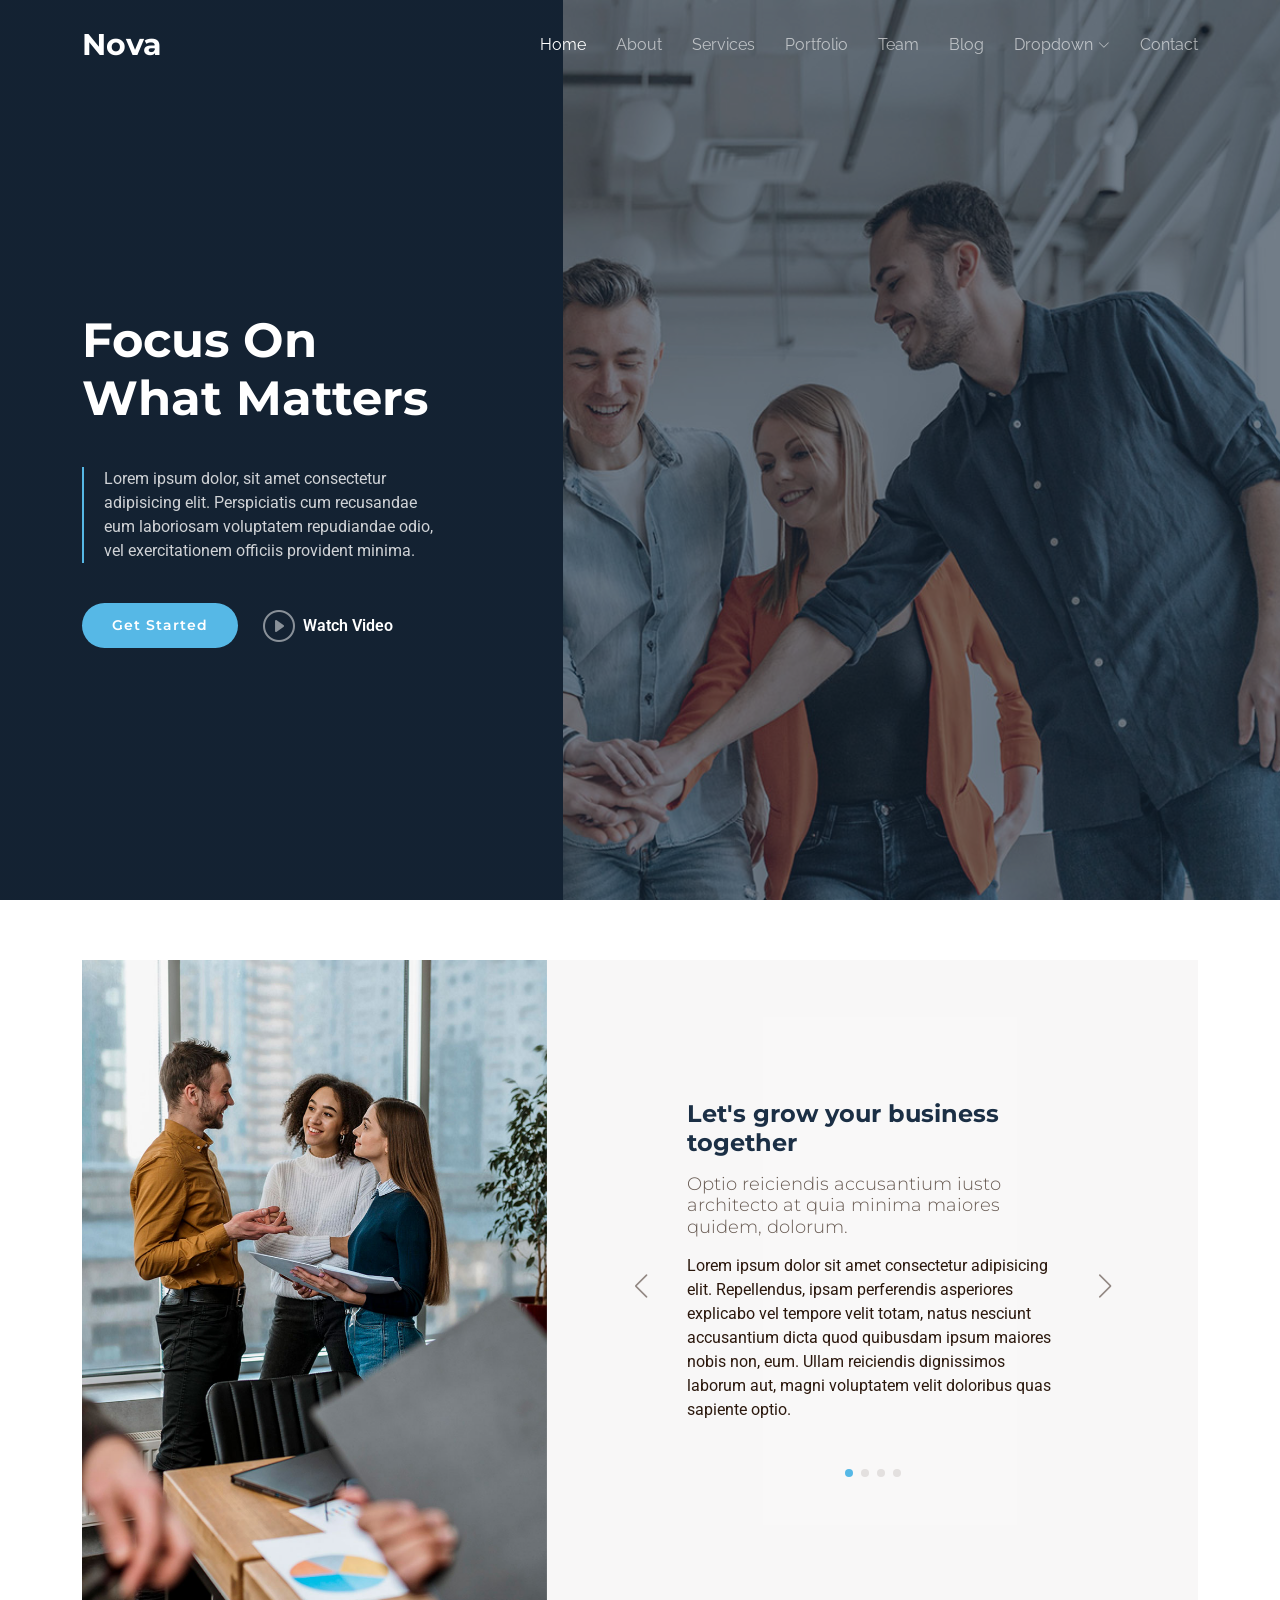
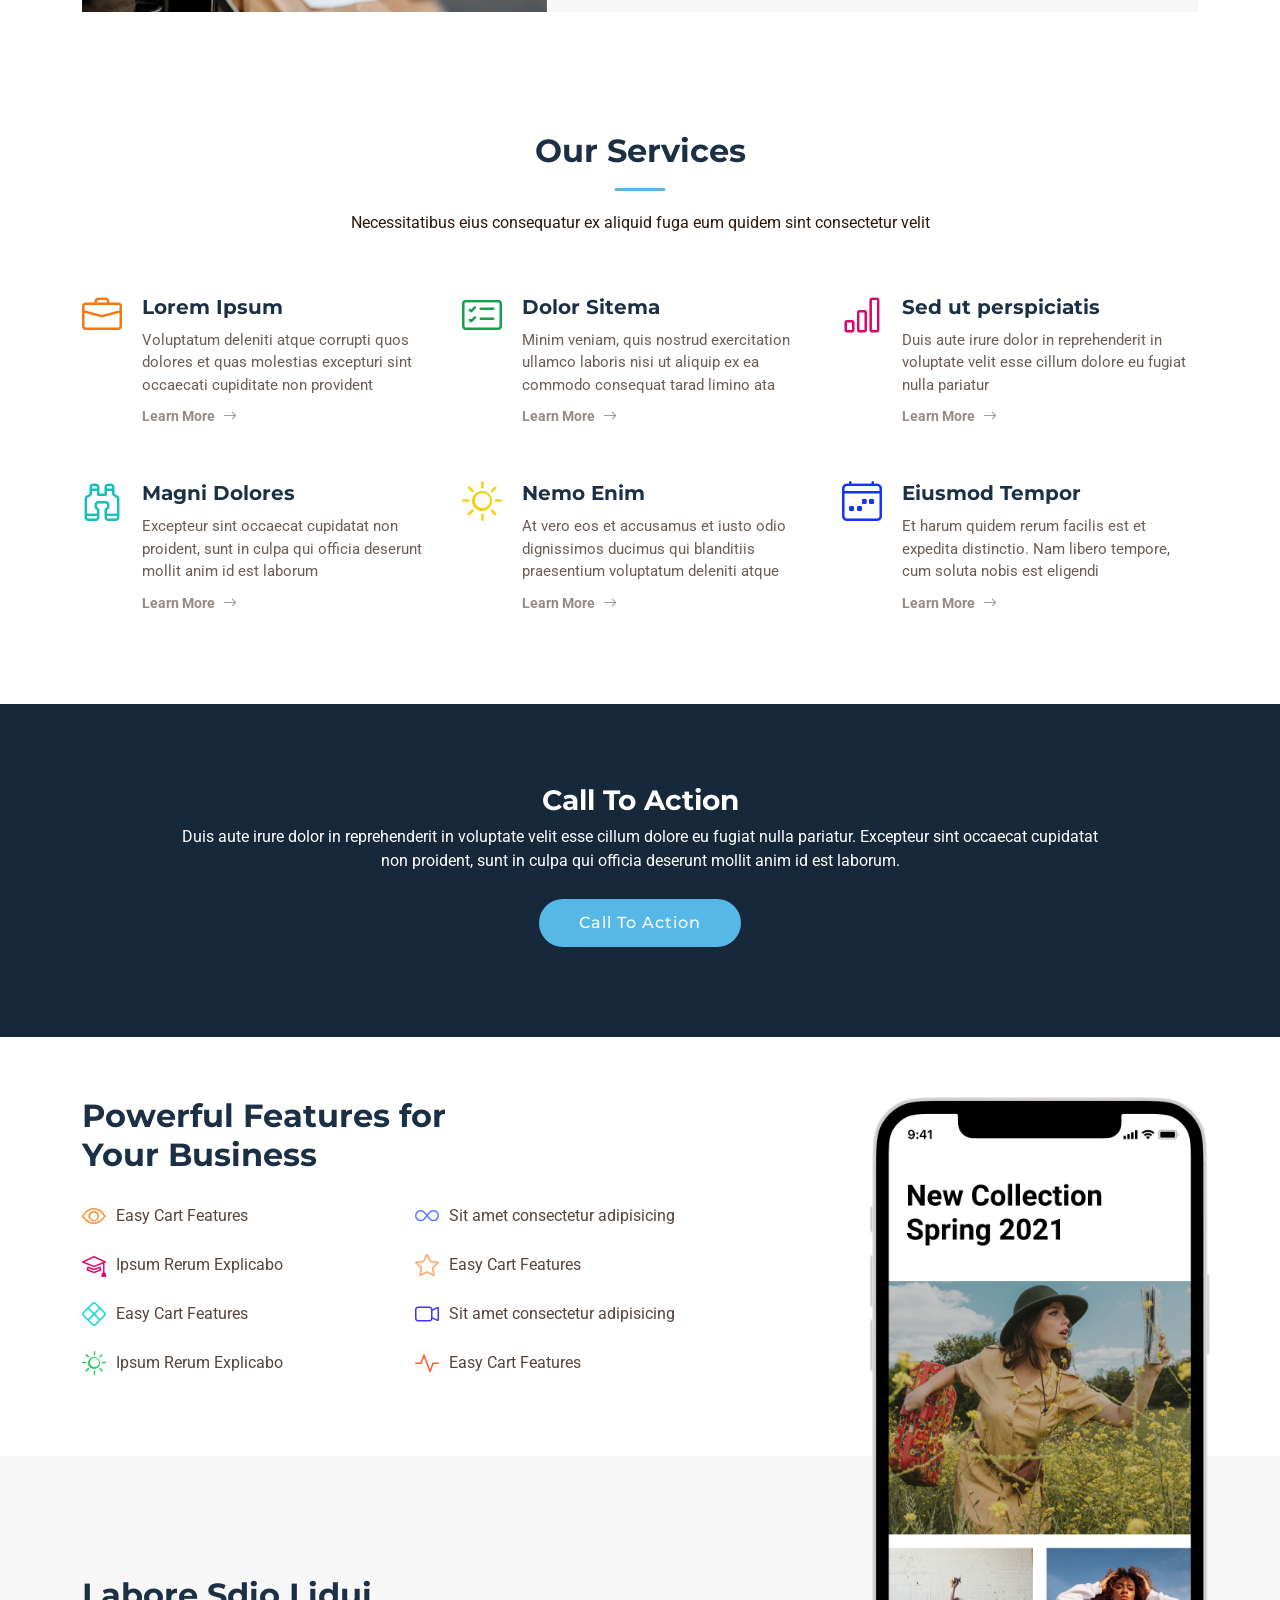
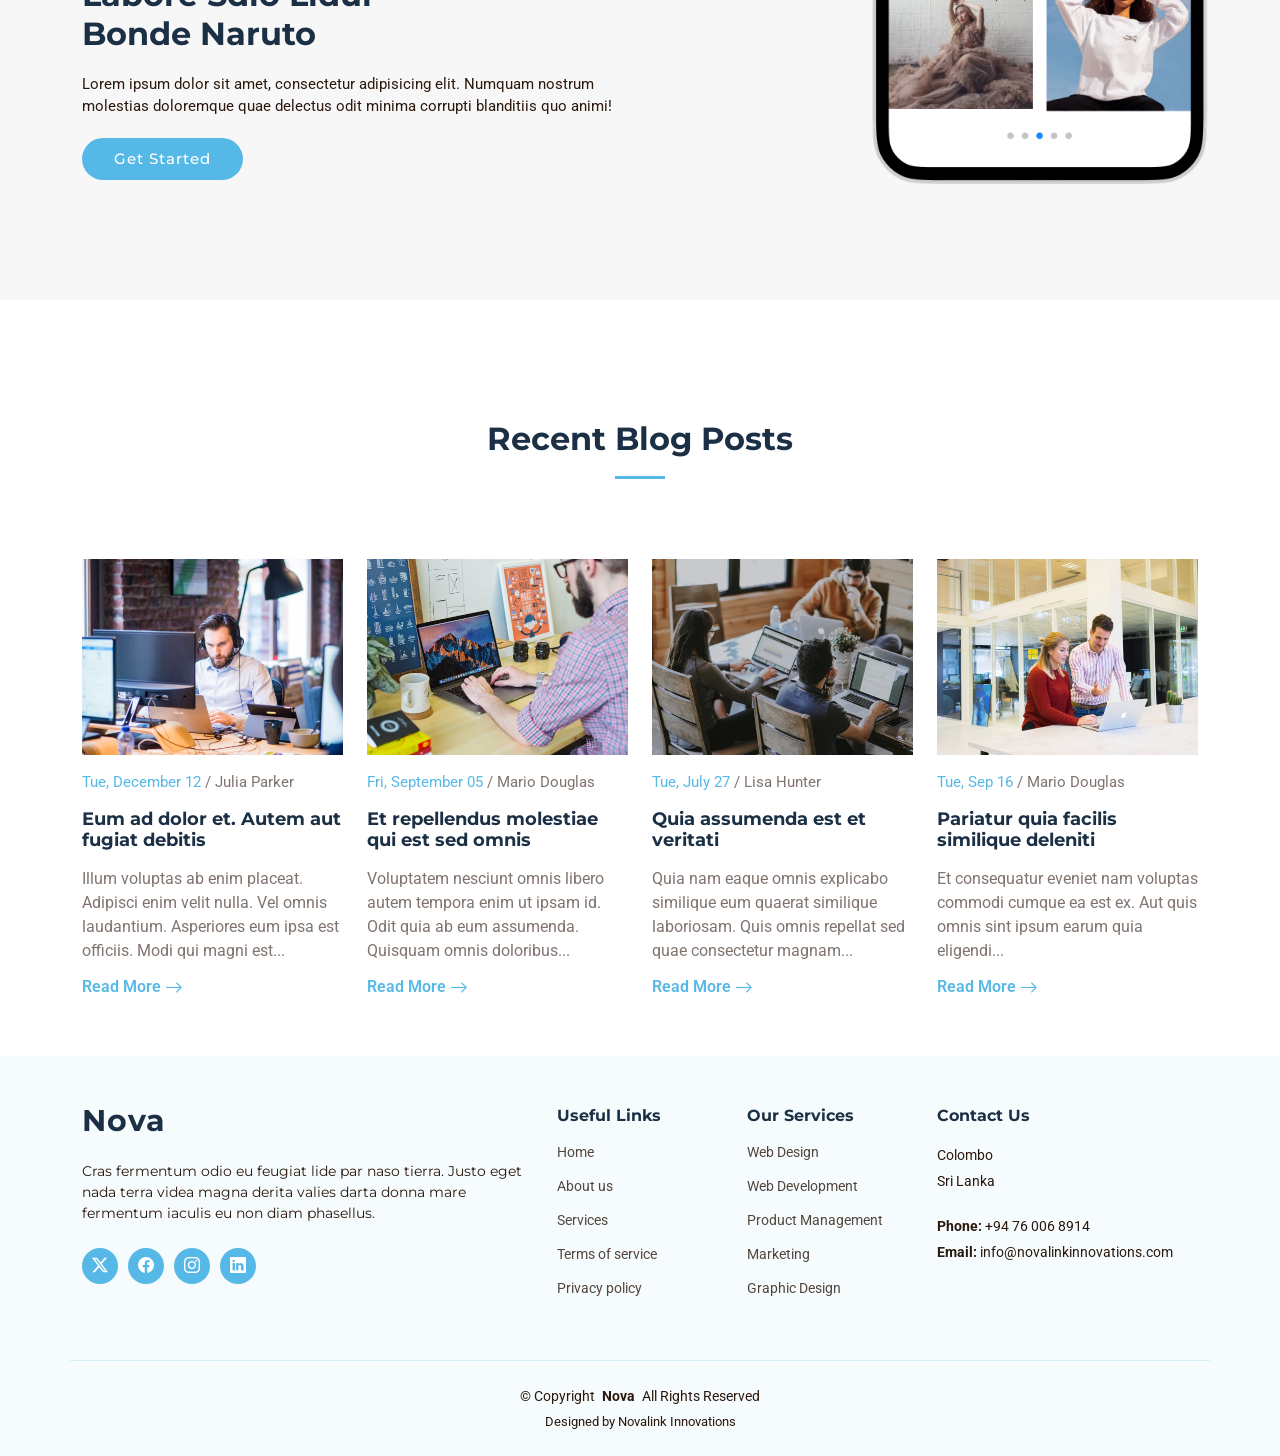
<file: Nova/index.html>
<!DOCTYPE html>
<html lang="en">

<head>
  <meta charset="utf-8">
  <meta content="width=device-width, initial-scale=1.0" name="viewport">
  <title>Index - Nova Bootstrap Template</title>
  <meta name="description" content="">
  <meta name="keywords" content="">

  <!-- Favicons -->
  <link href="assets/img/favicon.png" rel="icon">
  <link href="assets/img/apple-touch-icon.png" rel="apple-touch-icon">

  <!-- Fonts -->
  <link href="https://fonts.googleapis.com" rel="preconnect">
  <link href="https://fonts.gstatic.com" rel="preconnect" crossorigin>
  <link href="https://fonts.googleapis.com/css2?family=Roboto:ital,wght@0,100;0,300;0,400;0,500;0,700;0,900;1,100;1,300;1,400;1,500;1,700;1,900&family=Montserrat:ital,wght@0,100;0,200;0,300;0,400;0,500;0,600;0,700;0,800;0,900;1,100;1,200;1,300;1,400;1,500;1,600;1,700;1,800;1,900&family=Raleway:ital,wght@0,100;0,200;0,300;0,400;0,500;0,600;0,700;0,800;0,900;1,100;1,200;1,300;1,400;1,500;1,600;1,700;1,800;1,900&display=swap" rel="stylesheet">

  <!-- Vendor CSS Files -->
  <link href="assets/vendor/bootstrap/css/bootstrap.min.css" rel="stylesheet">
  <link href="assets/vendor/bootstrap-icons/bootstrap-icons.css" rel="stylesheet">
  <link href="assets/vendor/aos/aos.css" rel="stylesheet">
  <link href="assets/vendor/glightbox/css/glightbox.min.css" rel="stylesheet">
  <link href="assets/vendor/swiper/swiper-bundle.min.css" rel="stylesheet">

  <!-- Main CSS File -->
  <link href="assets/css/main.css" rel="stylesheet">

  <!-- =======================================================
  * Template Name: Nova
  * Template URL: https://bootstrapmade.com/nova-bootstrap-business-template/
  * Updated: Aug 07 2024 with Bootstrap v5.3.3
  * Author: BootstrapMade.com
  * License: https://bootstrapmade.com/license/
  ======================================================== -->
</head>

<body class="index-page">

  <header id="header" class="header d-flex align-items-center fixed-top">
    <div class="container-fluid container-xl position-relative d-flex align-items-center justify-content-between">

      <a href="index.html" class="logo d-flex align-items-center">
        <!-- Uncomment the line below if you also wish to use an image logo -->
        <!-- <img src="assets/img/logo.png" alt=""> -->
        <h1 class="sitename">Nova</h1>
      </a>

      <nav id="navmenu" class="navmenu">
        <ul>
          <li><a href="index.html" class="active">Home<br></a></li>
          <li><a href="about.html">About</a></li>
          <li><a href="services.html">Services</a></li>
          <li><a href="portfolio.html">Portfolio</a></li>
          <li><a href="team.html">Team</a></li>
          <li><a href="blog.html">Blog</a></li>
          <li class="dropdown"><a href="#"><span>Dropdown</span> <i class="bi bi-chevron-down toggle-dropdown"></i></a>
            <ul>
              <li><a href="#">Dropdown 1</a></li>
              <li class="dropdown"><a href="#"><span>Deep Dropdown</span> <i class="bi bi-chevron-down toggle-dropdown"></i></a>
                <ul>
                  <li><a href="#">Deep Dropdown 1</a></li>
                  <li><a href="#">Deep Dropdown 2</a></li>
                  <li><a href="#">Deep Dropdown 3</a></li>
                  <li><a href="#">Deep Dropdown 4</a></li>
                  <li><a href="#">Deep Dropdown 5</a></li>
                </ul>
              </li>
              <li><a href="#">Dropdown 2</a></li>
              <li><a href="#">Dropdown 3</a></li>
              <li><a href="#">Dropdown 4</a></li>
            </ul>
          </li>
          <li><a href="contact.html">Contact</a></li>
        </ul>
        <i class="mobile-nav-toggle d-xl-none bi bi-list"></i>
      </nav>

    </div>
  </header>

  <main class="main">

    <!-- Hero Section -->
    <section id="hero" class="hero section dark-background">

      <img src="assets/img/hero-bg.jpg" alt="" data-aos="fade-in">

      <div class="container">
        <div class="row">
          <div class="col-xl-4">
            <h1 data-aos="fade-up">Focus On What Matters</h1>
            <blockquote data-aos="fade-up" data-aos-delay="100">
              <p>Lorem ipsum dolor, sit amet consectetur adipisicing elit. Perspiciatis cum recusandae eum laboriosam voluptatem repudiandae odio, vel exercitationem officiis provident minima. </p>
            </blockquote>
            <div class="d-flex" data-aos="fade-up" data-aos-delay="200">
              <a href="#about" class="btn-get-started">Get Started</a>
              <a href="https://www.youtube.com/watch?v=Y7f98aduVJ8" class="glightbox btn-watch-video d-flex align-items-center"><i class="bi bi-play-circle"></i><span>Watch Video</span></a>
            </div>
          </div>
        </div>
      </div>

    </section><!-- /Hero Section -->

    <!-- Why Us Section -->
    <section id="why-us" class="why-us section">

      <div class="container">

        <div class="row g-0">

          <div class="col-xl-5 img-bg" data-aos="fade-up" data-aos-delay="100">
            <img src="assets/img/why-us-bg.jpg" alt="">
          </div>

          <div class="col-xl-7 slides position-relative" data-aos="fade-up" data-aos-delay="200">

            <div class="swiper init-swiper">
              <script type="application/json" class="swiper-config">
                {
                  "loop": true,
                  "speed": 600,
                  "autoplay": {
                    "delay": 5000
                  },
                  "slidesPerView": "auto",
                  "centeredSlides": true,
                  "pagination": {
                    "el": ".swiper-pagination",
                    "type": "bullets",
                    "clickable": true
                  },
                  "navigation": {
                    "nextEl": ".swiper-button-next",
                    "prevEl": ".swiper-button-prev"
                  }
                }
              </script>
              <div class="swiper-wrapper">

                <div class="swiper-slide">
                  <div class="item">
                    <h3 class="mb-3">Let's grow your business together</h3>
                    <h4 class="mb-3">Optio reiciendis accusantium iusto architecto at quia minima maiores quidem, dolorum.</h4>
                    <p>Lorem ipsum dolor sit amet consectetur adipisicing elit. Repellendus, ipsam perferendis asperiores explicabo vel tempore velit totam, natus nesciunt accusantium dicta quod quibusdam ipsum maiores nobis non, eum. Ullam reiciendis dignissimos laborum aut, magni voluptatem velit doloribus quas sapiente optio.</p>
                  </div>
                </div><!-- End slide item -->

                <div class="swiper-slide">
                  <div class="item">
                    <h3 class="mb-3">Unde perspiciatis ut repellat dolorem</h3>
                    <h4 class="mb-3">Amet cumque nam sed voluptas doloribus iusto. Dolorem eos aliquam quis.</h4>
                    <p>Dolorem quia fuga consectetur voluptatem. Earum consequatur nulla maxime necessitatibus cum accusamus. Voluptatem dolorem ut numquam dolorum delectus autem veritatis facilis. Et ea ut repellat ea. Facere est dolores fugiat dolor.</p>
                  </div>
                </div><!-- End slide item -->

                <div class="swiper-slide">
                  <div class="item">
                    <h3 class="mb-3">Aliquid non alias minus</h3>
                    <h4 class="mb-3">Necessitatibus voluptatibus explicabo dolores a vitae voluptatum.</h4>
                    <p>Neque voluptates aut. Soluta aut perspiciatis porro deserunt. Voluptate ut itaque velit. Aut consectetur voluptatem aspernatur sequi sit laborum. Voluptas enim dolorum fugiat aut.</p>
                  </div>
                </div><!-- End slide item -->

                <div class="swiper-slide">
                  <div class="item">
                    <h3 class="mb-3">Necessitatibus suscipit non voluptatem quibusdam</h3>
                    <h4 class="mb-3">Tempora quos est ut quia adipisci ut voluptas. Deleniti laborum soluta nihil est. Eum similique neque autem ut.</h4>
                    <p>Ut rerum et autem vel. Et rerum molestiae aut sit vel incidunt sit at voluptatem. Saepe dolorem et sed voluptate impedit. Ad et qui sint at qui animi animi rerum.</p>
                  </div>
                </div><!-- End slide item -->

              </div>
              <div class="swiper-pagination"></div>
            </div>

            <div class="swiper-button-prev"></div>
            <div class="swiper-button-next"></div>
          </div>

        </div>

      </div>

    </section><!-- /Why Us Section -->

    <!-- Services Section -->
    <section id="services" class="services section">

      <!-- Section Title -->
      <div class="container section-title" data-aos="fade-up">
        <h2>Our Services</h2>
        <p>Necessitatibus eius consequatur ex aliquid fuga eum quidem sint consectetur velit</p>
      </div><!-- End Section Title -->

      <div class="container">

        <div class="row gy-4">

          <div class="col-lg-4 col-md-6 service-item d-flex" data-aos="fade-up" data-aos-delay="100">
            <div class="icon flex-shrink-0"><i class="bi bi-briefcase" style="color: #f57813;"></i></div>
            <div>
              <h4 class="title">Lorem Ipsum</h4>
              <p class="description">Voluptatum deleniti atque corrupti quos dolores et quas molestias excepturi sint occaecati cupiditate non provident</p>
              <a href="#" class="readmore stretched-link"><span>Learn More</span><i class="bi bi-arrow-right"></i></a>
            </div>
          </div>
          <!-- End Service Item -->

          <div class="col-lg-4 col-md-6 service-item d-flex" data-aos="fade-up" data-aos-delay="200">
            <div class="icon flex-shrink-0"><i class="bi bi-card-checklist" style="color: #15a04a;"></i></div>
            <div>
              <h4 class="title">Dolor Sitema</h4>
              <p class="description">Minim veniam, quis nostrud exercitation ullamco laboris nisi ut aliquip ex ea commodo consequat tarad limino ata</p>
              <a href="#" class="readmore stretched-link"><span>Learn More</span><i class="bi bi-arrow-right"></i></a>
            </div>
          </div><!-- End Service Item -->

          <div class="col-lg-4 col-md-6 service-item d-flex" data-aos="fade-up" data-aos-delay="300">
            <div class="icon flex-shrink-0"><i class="bi bi-bar-chart" style="color: #d90769;"></i></div>
            <div>
              <h4 class="title">Sed ut perspiciatis</h4>
              <p class="description">Duis aute irure dolor in reprehenderit in voluptate velit esse cillum dolore eu fugiat nulla pariatur</p>
              <a href="#" class="readmore stretched-link"><span>Learn More</span><i class="bi bi-arrow-right"></i></a>
            </div>
          </div><!-- End Service Item -->

          <div class="col-lg-4 col-md-6 service-item d-flex" data-aos="fade-up" data-aos-delay="400">
            <div class="icon flex-shrink-0"><i class="bi bi-binoculars" style="color: #15bfbc;"></i></div>
            <div>
              <h4 class="title">Magni Dolores</h4>
              <p class="description">Excepteur sint occaecat cupidatat non proident, sunt in culpa qui officia deserunt mollit anim id est laborum</p>
              <a href="#" class="readmore stretched-link"><span>Learn More</span><i class="bi bi-arrow-right"></i></a>
            </div>
          </div><!-- End Service Item -->

          <div class="col-lg-4 col-md-6 service-item d-flex" data-aos="fade-up" data-aos-delay="500">
            <div class="icon flex-shrink-0"><i class="bi bi-brightness-high" style="color: #f5cf13;"></i></div>
            <div>
              <h4 class="title">Nemo Enim</h4>
              <p class="description">At vero eos et accusamus et iusto odio dignissimos ducimus qui blanditiis praesentium voluptatum deleniti atque</p>
              <a href="#" class="readmore stretched-link"><span>Learn More</span><i class="bi bi-arrow-right"></i></a>
            </div>
          </div><!-- End Service Item -->

          <div class="col-lg-4 col-md-6 service-item d-flex" data-aos="fade-up" data-aos-delay="600">
            <div class="icon flex-shrink-0"><i class="bi bi-calendar4-week" style="color: #1335f5;"></i></div>
            <div>
              <h4 class="title">Eiusmod Tempor</h4>
              <p class="description">Et harum quidem rerum facilis est et expedita distinctio. Nam libero tempore, cum soluta nobis est eligendi</p>
              <a href="#" class="readmore stretched-link"><span>Learn More</span><i class="bi bi-arrow-right"></i></a>
            </div>
          </div><!-- End Service Item -->

        </div>

      </div>

    </section><!-- /Services Section -->

    <!-- Call To Action Section -->
    <section id="call-to-action" class="call-to-action section dark-background">

      <img src="assets/img/cta-bg.jpg" alt="">

      <div class="container">
        <div class="row justify-content-center" data-aos="zoom-in" data-aos-delay="100">
          <div class="col-xl-10">
            <div class="text-center">
              <h3>Call To Action</h3>
              <p>Duis aute irure dolor in reprehenderit in voluptate velit esse cillum dolore eu fugiat nulla pariatur. Excepteur sint occaecat cupidatat non proident, sunt in culpa qui officia deserunt mollit anim id est laborum.</p>
              <a class="cta-btn" href="#">Call To Action</a>
            </div>
          </div>
        </div>
      </div>

    </section><!-- /Call To Action Section -->

    <!-- Features Section -->
    <section id="features" class="features section">

      <div class="container">
        <div class="row">
          <div class="col-lg-7" data-aos="fade-up" data-aos-delay="100">
            <h3 class="mb-0">Powerful Features for</h3>
            <h3>Your Business</h3>

            <div class="row gy-4">

              <div class="col-md-6">
                <div class="icon-list d-flex">
                  <i class="bi bi-eye" style="color: #ff8b2c;"></i>
                  <span>Easy Cart Features</span>
                </div>
              </div><!-- End Icon List Item-->

              <div class="col-md-6">
                <div class="icon-list d-flex">
                  <i class="bi bi-infinity" style="color: #5578ff;"></i>
                  <span>Sit amet consectetur adipisicing</span>
                </div>
              </div><!-- End Icon List Item-->

              <div class="col-md-6">
                <div class="icon-list d-flex">
                  <i class="bi bi-mortarboard" style="color: #e80368;"></i>
                  <span>Ipsum Rerum Explicabo</span>
                </div>
              </div><!-- End Icon List Item-->

              <div class="col-md-6">
                <div class="icon-list d-flex">
                  <i class="bi bi-star" style="color: #ffa76e;"></i>
                  <span>Easy Cart Features</span>
                </div>
              </div><!-- End Icon List Item-->

              <div class="col-md-6">
                <div class="icon-list d-flex">
                  <i class="bi bi-x-diamond" style="color: #11dbcf;"></i>
                  <span>Easy Cart Features</span>
                </div>
              </div><!-- End Icon List Item-->

              <div class="col-md-6">
                <div class="icon-list d-flex">
                  <i class="bi bi-camera-video" style="color: #4233ff;"></i>
                  <span>Sit amet consectetur adipisicing</span>
                </div>
              </div><!-- End Icon List Item-->

              <div class="col-md-6">
                <div class="icon-list d-flex">
                  <i class="bi bi-brightness-high" style="color: #29cc61;"></i>
                  <span>Ipsum Rerum Explicabo</span>
                </div>
              </div><!-- End Icon List Item-->

              <div class="col-md-6">
                <div class="icon-list d-flex">
                  <i class="bi bi-activity" style="color: #ff5828;"></i>
                  <span>Easy Cart Features</span>
                </div>
              </div><!-- End Icon List Item-->
            </div>
          </div>
          <div class="col-lg-5 position-relative" data-aos="zoom-out" data-aos-delay="200">
            <div class="phone-wrap">
              <img src="assets/img/iphone.png" alt="Image" class="img-fluid">
            </div>
          </div>
        </div>

      </div>

      <div class="details">
        <div class="container">
          <div class="row">
            <div class="col-md-6" data-aos="fade-up" data-aos-delay="300">
              <h4>Labore Sdio Lidui<br>Bonde Naruto</h4>
              <p>Lorem ipsum dolor sit amet, consectetur adipisicing elit. Numquam nostrum molestias doloremque quae delectus odit minima corrupti blanditiis quo animi!</p>
              <a href="#about" class="btn-get-started">Get Started</a>
            </div>
          </div>
        </div>
      </div>

    </section><!-- /Features Section -->

    <!-- Recent Posts Section -->
    <section id="recent-posts" class="recent-posts section">

      <!-- Section Title -->
      <div class="container section-title" data-aos="fade-up">
        <h2>Recent Blog Posts</h2>

      </div><!-- End Section Title -->

      <div class="container">

        <div class="row gy-5">

          <div class="col-xl-3 col-md-6" data-aos="fade-up" data-aos-delay="200">
            <div class="post-box">
              <div class="post-img"><img src="assets/img/blog/blog-1.jpg" class="img-fluid" alt=""></div>
              <div class="meta">
                <span class="post-date">Tue, December 12</span>
                <span class="post-author"> / Julia Parker</span>
              </div>
              <h3 class="post-title">Eum ad dolor et. Autem aut fugiat debitis</h3>
              <p>Illum voluptas ab enim placeat. Adipisci enim velit nulla. Vel omnis laudantium. Asperiores eum ipsa est officiis. Modi qui magni est...</p>
              <a href="blog-details.html" class="readmore stretched-link"><span>Read More</span><i class="bi bi-arrow-right"></i></a>
            </div>
          </div>

          <div class="col-xl-3 col-md-6" data-aos="fade-up" data-aos-delay="400">
            <div class="post-box">
              <div class="post-img"><img src="assets/img/blog/blog-2.jpg" class="img-fluid" alt=""></div>
              <div class="meta">
                <span class="post-date">Fri, September 05</span>
                <span class="post-author"> / Mario Douglas</span>
              </div>
              <h3 class="post-title">Et repellendus molestiae qui est sed omnis</h3>
              <p>Voluptatem nesciunt omnis libero autem tempora enim ut ipsam id. Odit quia ab eum assumenda. Quisquam omnis doloribus...</p>
              <a href="blog-details.html" class="readmore stretched-link"><span>Read More</span><i class="bi bi-arrow-right"></i></a>
            </div>
          </div>

          <div class="col-xl-3 col-md-6" data-aos="fade-up" data-aos-delay="600">
            <div class="post-box">
              <div class="post-img"><img src="assets/img/blog/blog-3.jpg" class="img-fluid" alt=""></div>
              <div class="meta">
                <span class="post-date">Tue, July 27</span>
                <span class="post-author"> / Lisa Hunter</span>
              </div>
              <h3 class="post-title">Quia assumenda est et veritati</h3>
              <p>Quia nam eaque omnis explicabo similique eum quaerat similique laboriosam. Quis omnis repellat sed quae consectetur magnam...</p>
              <a href="blog-details.html" class="readmore stretched-link"><span>Read More</span><i class="bi bi-arrow-right"></i></a>
            </div>
          </div>

          <div class="col-xl-3 col-md-6" data-aos="fade-up" data-aos-delay="600">
            <div class="post-box">
              <div class="post-img"><img src="assets/img/blog/blog-4.jpg" class="img-fluid" alt=""></div>
              <div class="meta">
                <span class="post-date">Tue, Sep 16</span>
                <span class="post-author"> / Mario Douglas</span>
              </div>
              <h3 class="post-title">Pariatur quia facilis similique deleniti</h3>
              <p>Et consequatur eveniet nam voluptas commodi cumque ea est ex. Aut quis omnis sint ipsum earum quia eligendi...</p>
              <a href="blog-details.html" class="readmore stretched-link"><span>Read More</span><i class="bi bi-arrow-right"></i></a>
            </div>
          </div>

        </div>

      </div>

    </section><!-- /Recent Posts Section -->

  </main>

  <footer id="footer" class="footer light-background">

    <div class="footer-top">
      <div class="container">
        <div class="row gy-4">
          <div class="col-lg-5 col-md-12 footer-about">
            <a href="index.html" class="logo d-flex align-items-center">
              <span class="sitename">Nova</span>
            </a>
            <p>Cras fermentum odio eu feugiat lide par naso tierra. Justo eget nada terra videa magna derita valies darta donna mare fermentum iaculis eu non diam phasellus.</p>
            <div class="social-links d-flex mt-4">
              <a href=""><i class="bi bi-twitter-x"></i></a>
              <a href=""><i class="bi bi-facebook"></i></a>
              <a href=""><i class="bi bi-instagram"></i></a>
              <a href=""><i class="bi bi-linkedin"></i></a>
            </div>
          </div>

          <div class="col-lg-2 col-6 footer-links">
            <h4>Useful Links</h4>
            <ul>
              <li><a href="#">Home</a></li>
              <li><a href="#">About us</a></li>
              <li><a href="#">Services</a></li>
              <li><a href="#">Terms of service</a></li>
              <li><a href="#">Privacy policy</a></li>
            </ul>
          </div>

          <div class="col-lg-2 col-6 footer-links">
            <h4>Our Services</h4>
            <ul>
              <li><a href="#">Web Design</a></li>
              <li><a href="#">Web Development</a></li>
              <li><a href="#">Product Management</a></li>
              <li><a href="#">Marketing</a></li>
              <li><a href="#">Graphic Design</a></li>
            </ul>
          </div>

          <div class="col-lg-3 col-md-12 footer-contact text-center text-md-start">
            <h4>Contact Us</h4>
            <p>Colombo</p>
            <p>Sri Lanka</p>
           
            <p class="mt-4"><strong>Phone:</strong> <span>+94 76 006 8914</span></p>
            <p><strong>Email:</strong> <span>info@novalinkinnovations.com</span></p>
          </div>

        </div>
      </div>
    </div>

    <div class="container copyright text-center">
      <p>© <span>Copyright</span> <strong class="px-1 sitename">Nova</strong> <span>All Rights Reserved</span></p>
      <div class="credits">
        <!-- All the links in the footer should remain intact. -->
        <!-- You can delete the links only if you've purchased the pro version. -->
        <!-- Licensing information: https://bootstrapmade.com/license/ -->
        <!-- Purchase the pro version with working PHP/AJAX contact form: [buy-url] -->
        Designed by Novalink Innovations
      </div>
    </div>

  </footer>

  <!-- Scroll Top -->
  <a href="#" id="scroll-top" class="scroll-top d-flex align-items-center justify-content-center"><i class="bi bi-arrow-up-short"></i></a>

  <!-- Preloader -->
  <div id="preloader"></div>

  <!-- Vendor JS Files -->
  <script src="assets/vendor/bootstrap/js/bootstrap.bundle.min.js"></script>
  <script src="assets/vendor/php-email-form/validate.js"></script>
  <script src="assets/vendor/aos/aos.js"></script>
  <script src="assets/vendor/glightbox/js/glightbox.min.js"></script>
  <script src="assets/vendor/swiper/swiper-bundle.min.js"></script>
  <script src="assets/vendor/imagesloaded/imagesloaded.pkgd.min.js"></script>
  <script src="assets/vendor/isotope-layout/isotope.pkgd.min.js"></script>

  <!-- Main JS File -->
  <script src="assets/js/main.js"></script>

</body>

</html>
</file>
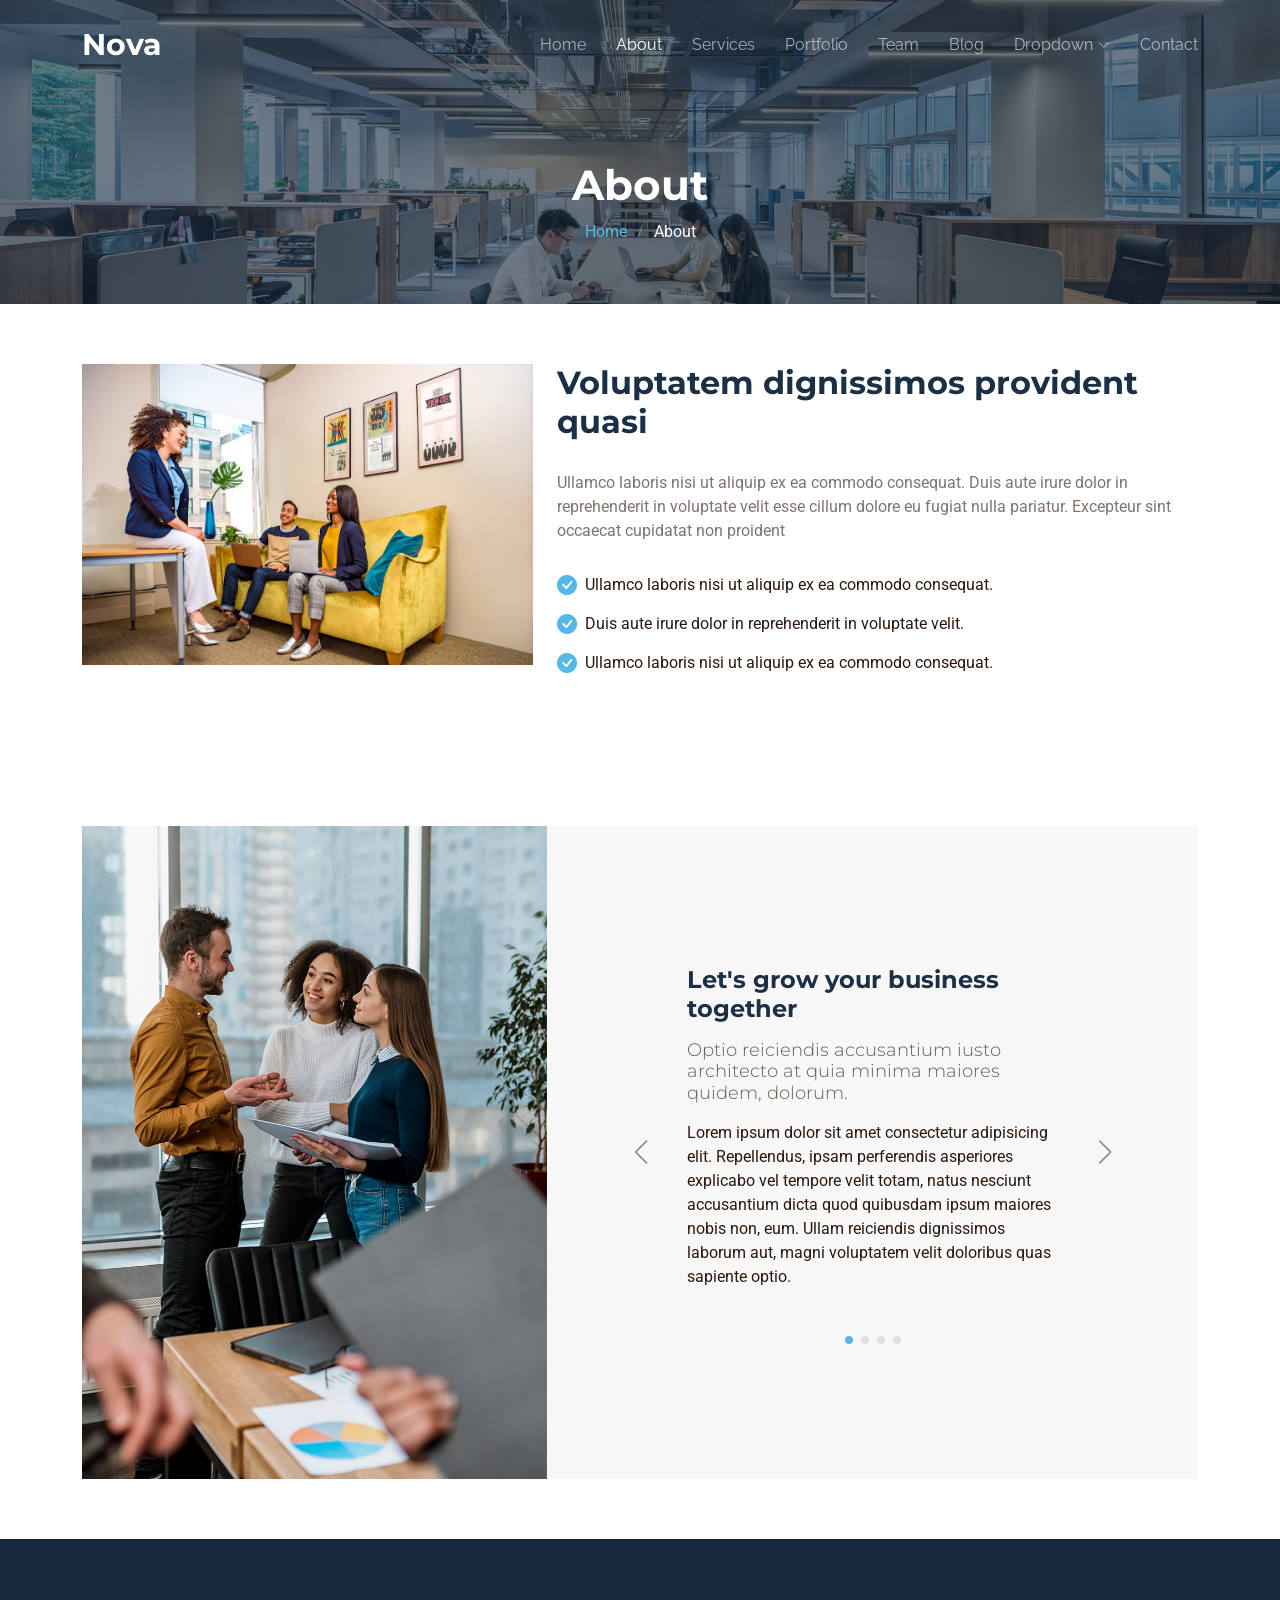
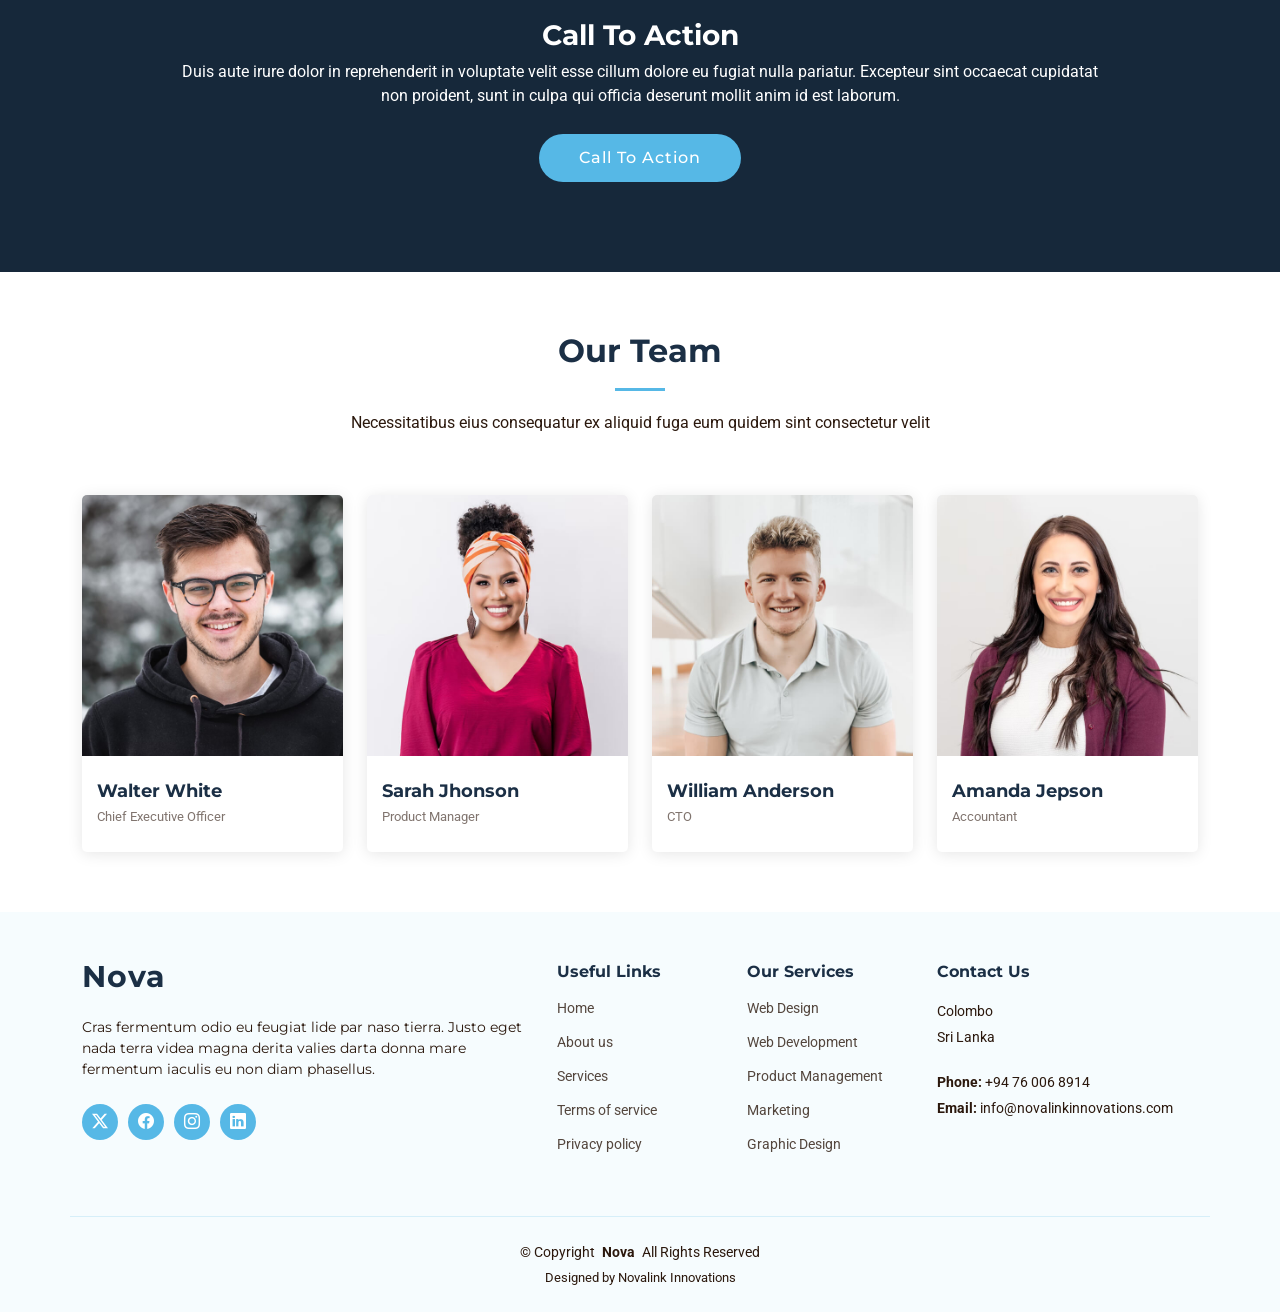
<file: Nova/about.html>
<!DOCTYPE html>
<html lang="en">

<head>
  <meta charset="utf-8">
  <meta content="width=device-width, initial-scale=1.0" name="viewport">
  <title>About - Nova Bootstrap Template</title>
  <meta name="description" content="">
  <meta name="keywords" content="">

  <!-- Favicons -->
  <link href="assets/img/favicon.png" rel="icon">
  <link href="assets/img/apple-touch-icon.png" rel="apple-touch-icon">

  <!-- Fonts -->
  <link href="https://fonts.googleapis.com" rel="preconnect">
  <link href="https://fonts.gstatic.com" rel="preconnect" crossorigin>
  <link href="https://fonts.googleapis.com/css2?family=Roboto:ital,wght@0,100;0,300;0,400;0,500;0,700;0,900;1,100;1,300;1,400;1,500;1,700;1,900&family=Montserrat:ital,wght@0,100;0,200;0,300;0,400;0,500;0,600;0,700;0,800;0,900;1,100;1,200;1,300;1,400;1,500;1,600;1,700;1,800;1,900&family=Raleway:ital,wght@0,100;0,200;0,300;0,400;0,500;0,600;0,700;0,800;0,900;1,100;1,200;1,300;1,400;1,500;1,600;1,700;1,800;1,900&display=swap" rel="stylesheet">

  <!-- Vendor CSS Files -->
  <link href="assets/vendor/bootstrap/css/bootstrap.min.css" rel="stylesheet">
  <link href="assets/vendor/bootstrap-icons/bootstrap-icons.css" rel="stylesheet">
  <link href="assets/vendor/aos/aos.css" rel="stylesheet">
  <link href="assets/vendor/glightbox/css/glightbox.min.css" rel="stylesheet">
  <link href="assets/vendor/swiper/swiper-bundle.min.css" rel="stylesheet">

  <!-- Main CSS File -->
  <link href="assets/css/main.css" rel="stylesheet">

  <!-- =======================================================
  * Template Name: Nova
  * Template URL: https://bootstrapmade.com/nova-bootstrap-business-template/
  * Updated: Aug 07 2024 with Bootstrap v5.3.3
  * Author: BootstrapMade.com
  * License: https://bootstrapmade.com/license/
  ======================================================== -->
</head>

<body class="about-page">

  <header id="header" class="header d-flex align-items-center fixed-top">
    <div class="container-fluid container-xl position-relative d-flex align-items-center justify-content-between">

      <a href="index.html" class="logo d-flex align-items-center">
        <!-- Uncomment the line below if you also wish to use an image logo -->
        <!-- <img src="assets/img/logo.png" alt=""> -->
        <h1 class="sitename">Nova</h1>
      </a>

      <nav id="navmenu" class="navmenu">
        <ul>
          <li><a href="index.html">Home<br></a></li>
          <li><a href="about.html" class="active">About</a></li>
          <li><a href="services.html">Services</a></li>
          <li><a href="portfolio.html">Portfolio</a></li>
          <li><a href="team.html">Team</a></li>
          <li><a href="blog.html">Blog</a></li>
          <li class="dropdown"><a href="#"><span>Dropdown</span> <i class="bi bi-chevron-down toggle-dropdown"></i></a>
            <ul>
              <li><a href="#">Dropdown 1</a></li>
              <li class="dropdown"><a href="#"><span>Deep Dropdown</span> <i class="bi bi-chevron-down toggle-dropdown"></i></a>
                <ul>
                  <li><a href="#">Deep Dropdown 1</a></li>
                  <li><a href="#">Deep Dropdown 2</a></li>
                  <li><a href="#">Deep Dropdown 3</a></li>
                  <li><a href="#">Deep Dropdown 4</a></li>
                  <li><a href="#">Deep Dropdown 5</a></li>
                </ul>
              </li>
              <li><a href="#">Dropdown 2</a></li>
              <li><a href="#">Dropdown 3</a></li>
              <li><a href="#">Dropdown 4</a></li>
            </ul>
          </li>
          <li><a href="contact.html">Contact</a></li>
        </ul>
        <i class="mobile-nav-toggle d-xl-none bi bi-list"></i>
      </nav>

    </div>
  </header>

  <main class="main">

    <!-- Page Title -->
    <div class="page-title dark-background" data-aos="fade" style="background-image: url(assets/img/about-page-title-bg.jpg);">
      <div class="container">
        <h1>About</h1>
        <nav class="breadcrumbs">
          <ol>
            <li><a href="index.html">Home</a></li>
            <li class="current">About</li>
          </ol>
        </nav>
      </div>
    </div><!-- End Page Title -->

    <!-- About Section -->
    <section id="about" class="about section">

      <div class="container">

        <div class="row gy-4" data-aos="fade-up" data-aos-delay="100">
          <div class="col-lg-5">
            <img src="assets/img/about.jpg" class="img-fluid" alt="">
          </div>
          <div class="col-lg-7" data-aos="fade-up" data-aos-delay="200">
            <div class="content">
              <h3>Voluptatem dignissimos provident quasi</h3>
              <p>
                Ullamco laboris nisi ut aliquip ex ea commodo consequat. Duis aute irure dolor in reprehenderit in voluptate
                velit esse cillum dolore eu fugiat nulla pariatur. Excepteur sint occaecat cupidatat non proident
              </p>
              <ul>
                <li><i class="bi bi-check-circle-fill"></i> <span>Ullamco laboris nisi ut aliquip ex ea commodo consequat.</span></li>
                <li><i class="bi bi-check-circle-fill"></i> <span>Duis aute irure dolor in reprehenderit in voluptate velit.</span></li>
                <li><i class="bi bi-check-circle-fill"></i> <span>Ullamco laboris nisi ut aliquip ex ea commodo consequat.</span></li>
              </ul>
            </div>
          </div>
        </div>

      </div>

    </section><!-- /About Section -->

    <!-- Why Us Section -->
    <section id="why-us" class="why-us section">

      <div class="container">

        <div class="row g-0">

          <div class="col-xl-5 img-bg" data-aos="fade-up" data-aos-delay="100">
            <img src="assets/img/why-us-bg.jpg" alt="">
          </div>

          <div class="col-xl-7 slides position-relative" data-aos="fade-up" data-aos-delay="200">

            <div class="swiper init-swiper">
              <script type="application/json" class="swiper-config">
                {
                  "loop": true,
                  "speed": 600,
                  "autoplay": {
                    "delay": 5000
                  },
                  "slidesPerView": "auto",
                  "centeredSlides": true,
                  "pagination": {
                    "el": ".swiper-pagination",
                    "type": "bullets",
                    "clickable": true
                  },
                  "navigation": {
                    "nextEl": ".swiper-button-next",
                    "prevEl": ".swiper-button-prev"
                  }
                }
              </script>
              <div class="swiper-wrapper">

                <div class="swiper-slide">
                  <div class="item">
                    <h3 class="mb-3">Let's grow your business together</h3>
                    <h4 class="mb-3">Optio reiciendis accusantium iusto architecto at quia minima maiores quidem, dolorum.</h4>
                    <p>Lorem ipsum dolor sit amet consectetur adipisicing elit. Repellendus, ipsam perferendis asperiores explicabo vel tempore velit totam, natus nesciunt accusantium dicta quod quibusdam ipsum maiores nobis non, eum. Ullam reiciendis dignissimos laborum aut, magni voluptatem velit doloribus quas sapiente optio.</p>
                  </div>
                </div><!-- End slide item -->

                <div class="swiper-slide">
                  <div class="item">
                    <h3 class="mb-3">Unde perspiciatis ut repellat dolorem</h3>
                    <h4 class="mb-3">Amet cumque nam sed voluptas doloribus iusto. Dolorem eos aliquam quis.</h4>
                    <p>Dolorem quia fuga consectetur voluptatem. Earum consequatur nulla maxime necessitatibus cum accusamus. Voluptatem dolorem ut numquam dolorum delectus autem veritatis facilis. Et ea ut repellat ea. Facere est dolores fugiat dolor.</p>
                  </div>
                </div><!-- End slide item -->

                <div class="swiper-slide">
                  <div class="item">
                    <h3 class="mb-3">Aliquid non alias minus</h3>
                    <h4 class="mb-3">Necessitatibus voluptatibus explicabo dolores a vitae voluptatum.</h4>
                    <p>Neque voluptates aut. Soluta aut perspiciatis porro deserunt. Voluptate ut itaque velit. Aut consectetur voluptatem aspernatur sequi sit laborum. Voluptas enim dolorum fugiat aut.</p>
                  </div>
                </div><!-- End slide item -->

                <div class="swiper-slide">
                  <div class="item">
                    <h3 class="mb-3">Necessitatibus suscipit non voluptatem quibusdam</h3>
                    <h4 class="mb-3">Tempora quos est ut quia adipisci ut voluptas. Deleniti laborum soluta nihil est. Eum similique neque autem ut.</h4>
                    <p>Ut rerum et autem vel. Et rerum molestiae aut sit vel incidunt sit at voluptatem. Saepe dolorem et sed voluptate impedit. Ad et qui sint at qui animi animi rerum.</p>
                  </div>
                </div><!-- End slide item -->

              </div>
              <div class="swiper-pagination"></div>
            </div>

            <div class="swiper-button-prev"></div>
            <div class="swiper-button-next"></div>
          </div>

        </div>

      </div>

    </section><!-- /Why Us Section -->

    <!-- Call To Action Section -->
    <section id="call-to-action" class="call-to-action section dark-background">

      <img src="assets/img/cta-bg.jpg" alt="">

      <div class="container">
        <div class="row justify-content-center" data-aos="zoom-in" data-aos-delay="100">
          <div class="col-xl-10">
            <div class="text-center">
              <h3>Call To Action</h3>
              <p>Duis aute irure dolor in reprehenderit in voluptate velit esse cillum dolore eu fugiat nulla pariatur. Excepteur sint occaecat cupidatat non proident, sunt in culpa qui officia deserunt mollit anim id est laborum.</p>
              <a class="cta-btn" href="#">Call To Action</a>
            </div>
          </div>
        </div>
      </div>

    </section><!-- /Call To Action Section -->

    <!-- Team Section -->
    <section id="team" class="team section">

      <!-- Section Title -->
      <div class="container section-title" data-aos="fade-up">
        <h2>Our Team</h2>
        <p>Necessitatibus eius consequatur ex aliquid fuga eum quidem sint consectetur velit</p>
      </div><!-- End Section Title -->

      <div class="container">

        <div class="row gy-4">

          <div class="col-lg-3 col-md-6 d-flex align-items-stretch" data-aos="fade-up" data-aos-delay="100">
            <div class="team-member">
              <div class="member-img">
                <img src="assets/img/team/team-1.jpg" class="img-fluid" alt="">
                <div class="social">
                  <a href=""><i class="bi bi-twitter-x"></i></a>
                  <a href=""><i class="bi bi-facebook"></i></a>
                  <a href=""><i class="bi bi-instagram"></i></a>
                  <a href=""><i class="bi bi-linkedin"></i></a>
                </div>
              </div>
              <div class="member-info">
                <h4>Walter White</h4>
                <span>Chief Executive Officer</span>
              </div>
            </div>
          </div><!-- End Team Member -->

          <div class="col-lg-3 col-md-6 d-flex align-items-stretch" data-aos="fade-up" data-aos-delay="200">
            <div class="team-member">
              <div class="member-img">
                <img src="assets/img/team/team-2.jpg" class="img-fluid" alt="">
                <div class="social">
                  <a href=""><i class="bi bi-twitter-x"></i></a>
                  <a href=""><i class="bi bi-facebook"></i></a>
                  <a href=""><i class="bi bi-instagram"></i></a>
                  <a href=""><i class="bi bi-linkedin"></i></a>
                </div>
              </div>
              <div class="member-info">
                <h4>Sarah Jhonson</h4>
                <span>Product Manager</span>
              </div>
            </div>
          </div><!-- End Team Member -->

          <div class="col-lg-3 col-md-6 d-flex align-items-stretch" data-aos="fade-up" data-aos-delay="300">
            <div class="team-member">
              <div class="member-img">
                <img src="assets/img/team/team-3.jpg" class="img-fluid" alt="">
                <div class="social">
                  <a href=""><i class="bi bi-twitter-x"></i></a>
                  <a href=""><i class="bi bi-facebook"></i></a>
                  <a href=""><i class="bi bi-instagram"></i></a>
                  <a href=""><i class="bi bi-linkedin"></i></a>
                </div>
              </div>
              <div class="member-info">
                <h4>William Anderson</h4>
                <span>CTO</span>
              </div>
            </div>
          </div><!-- End Team Member -->

          <div class="col-lg-3 col-md-6 d-flex align-items-stretch" data-aos="fade-up" data-aos-delay="400">
            <div class="team-member">
              <div class="member-img">
                <img src="assets/img/team/team-4.jpg" class="img-fluid" alt="">
                <div class="social">
                  <a href=""><i class="bi bi-twitter-x"></i></a>
                  <a href=""><i class="bi bi-facebook"></i></a>
                  <a href=""><i class="bi bi-instagram"></i></a>
                  <a href=""><i class="bi bi-linkedin"></i></a>
                </div>
              </div>
              <div class="member-info">
                <h4>Amanda Jepson</h4>
                <span>Accountant</span>
              </div>
            </div>
          </div><!-- End Team Member -->

        </div>

      </div>

    </section><!-- /Team Section -->

  </main>

  <footer id="footer" class="footer light-background">

    <div class="footer-top">
      <div class="container">
        <div class="row gy-4">
          <div class="col-lg-5 col-md-12 footer-about">
            <a href="index.html" class="logo d-flex align-items-center">
              <span class="sitename">Nova</span>
            </a>
            <p>Cras fermentum odio eu feugiat lide par naso tierra. Justo eget nada terra videa magna derita valies darta donna mare fermentum iaculis eu non diam phasellus.</p>
            <div class="social-links d-flex mt-4">
              <a href=""><i class="bi bi-twitter-x"></i></a>
              <a href=""><i class="bi bi-facebook"></i></a>
              <a href=""><i class="bi bi-instagram"></i></a>
              <a href=""><i class="bi bi-linkedin"></i></a>
            </div>
          </div>

          <div class="col-lg-2 col-6 footer-links">
            <h4>Useful Links</h4>
            <ul>
              <li><a href="#">Home</a></li>
              <li><a href="#">About us</a></li>
              <li><a href="#">Services</a></li>
              <li><a href="#">Terms of service</a></li>
              <li><a href="#">Privacy policy</a></li>
            </ul>
          </div>

          <div class="col-lg-2 col-6 footer-links">
            <h4>Our Services</h4>
            <ul>
              <li><a href="#">Web Design</a></li>
              <li><a href="#">Web Development</a></li>
              <li><a href="#">Product Management</a></li>
              <li><a href="#">Marketing</a></li>
              <li><a href="#">Graphic Design</a></li>
            </ul>
          </div>

          <div class="col-lg-3 col-md-12 footer-contact text-center text-md-start">
            <h4>Contact Us</h4>
            <p>Colombo</p>
            <p>Sri Lanka</p>
            <p class="mt-4"><strong>Phone:</strong> <span>+94 76 006 8914</span></p>
            <p><strong>Email:</strong> <span>info@novalinkinnovations.com</span></p>
          </div>

        </div>
      </div>
    </div>

    <div class="container copyright text-center">
      <p>© <span>Copyright</span> <strong class="px-1 sitename">Nova</strong> <span>All Rights Reserved</span></p>
      <div class="credits">
        <!-- All the links in the footer should remain intact. -->
        <!-- You can delete the links only if you've purchased the pro version. -->
        <!-- Licensing information: https://bootstrapmade.com/license/ -->
        <!-- Purchase the pro version with working PHP/AJAX contact form: [buy-url] -->
        Designed by Novalink Innovations
      </div>
    </div>

  </footer>

  <!-- Scroll Top -->
  <a href="#" id="scroll-top" class="scroll-top d-flex align-items-center justify-content-center"><i class="bi bi-arrow-up-short"></i></a>

  <!-- Preloader -->
  <div id="preloader"></div>

  <!-- Vendor JS Files -->
  <script src="assets/vendor/bootstrap/js/bootstrap.bundle.min.js"></script>
  <script src="assets/vendor/php-email-form/validate.js"></script>
  <script src="assets/vendor/aos/aos.js"></script>
  <script src="assets/vendor/glightbox/js/glightbox.min.js"></script>
  <script src="assets/vendor/swiper/swiper-bundle.min.js"></script>
  <script src="assets/vendor/imagesloaded/imagesloaded.pkgd.min.js"></script>
  <script src="assets/vendor/isotope-layout/isotope.pkgd.min.js"></script>

  <!-- Main JS File -->
  <script src="assets/js/main.js"></script>

</body>

</html>
</file>
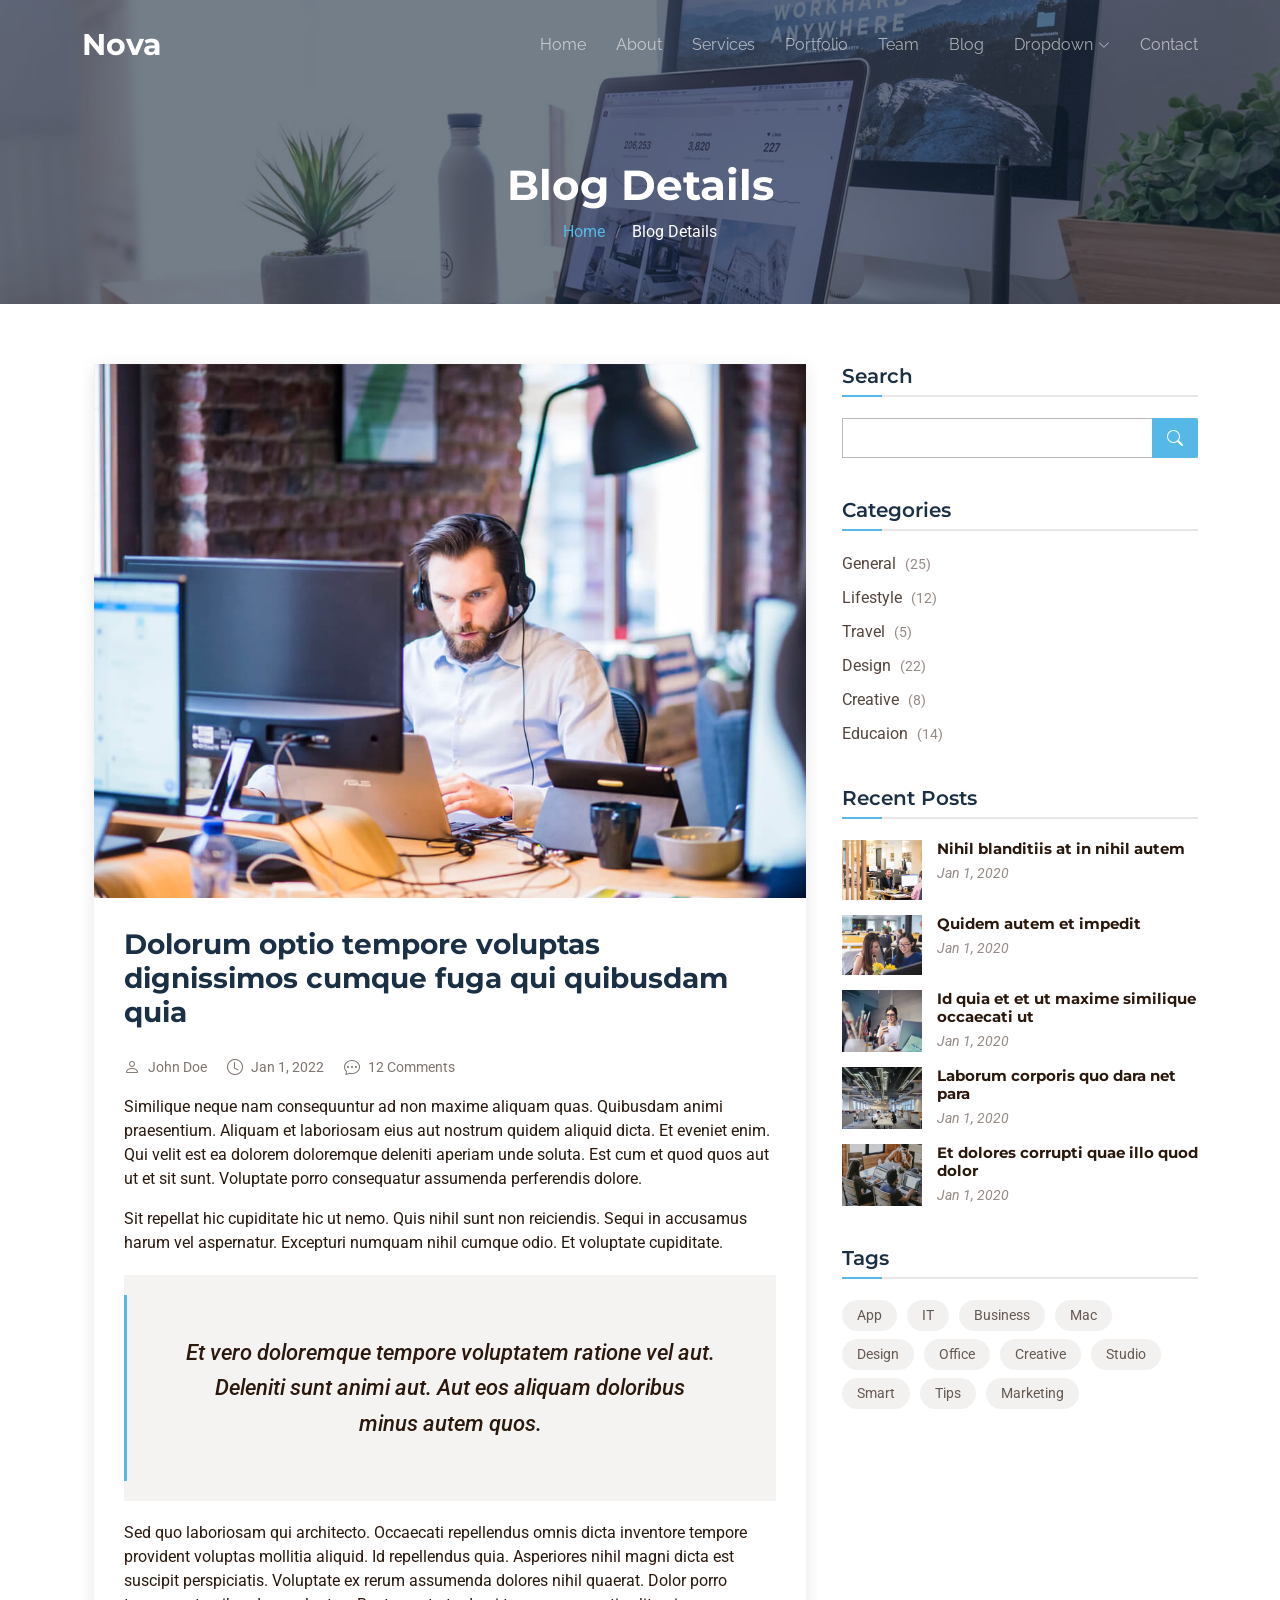
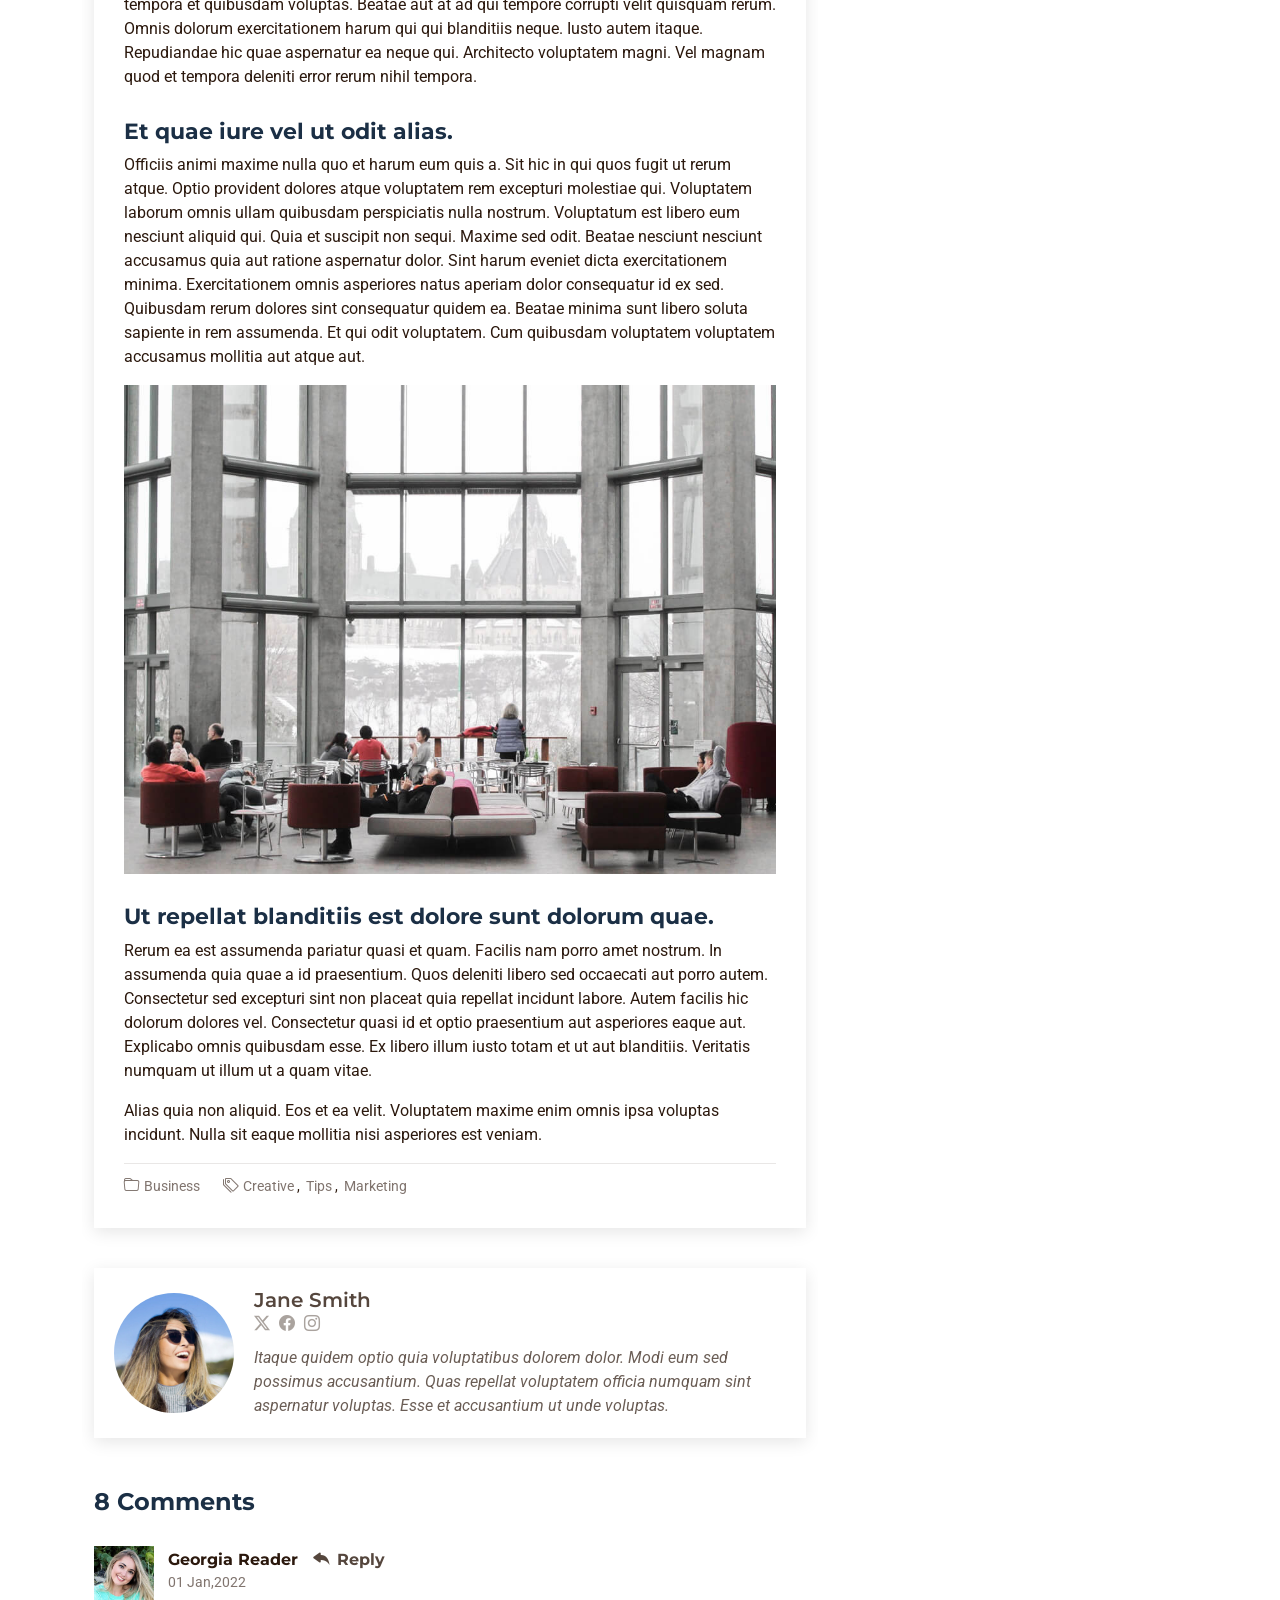
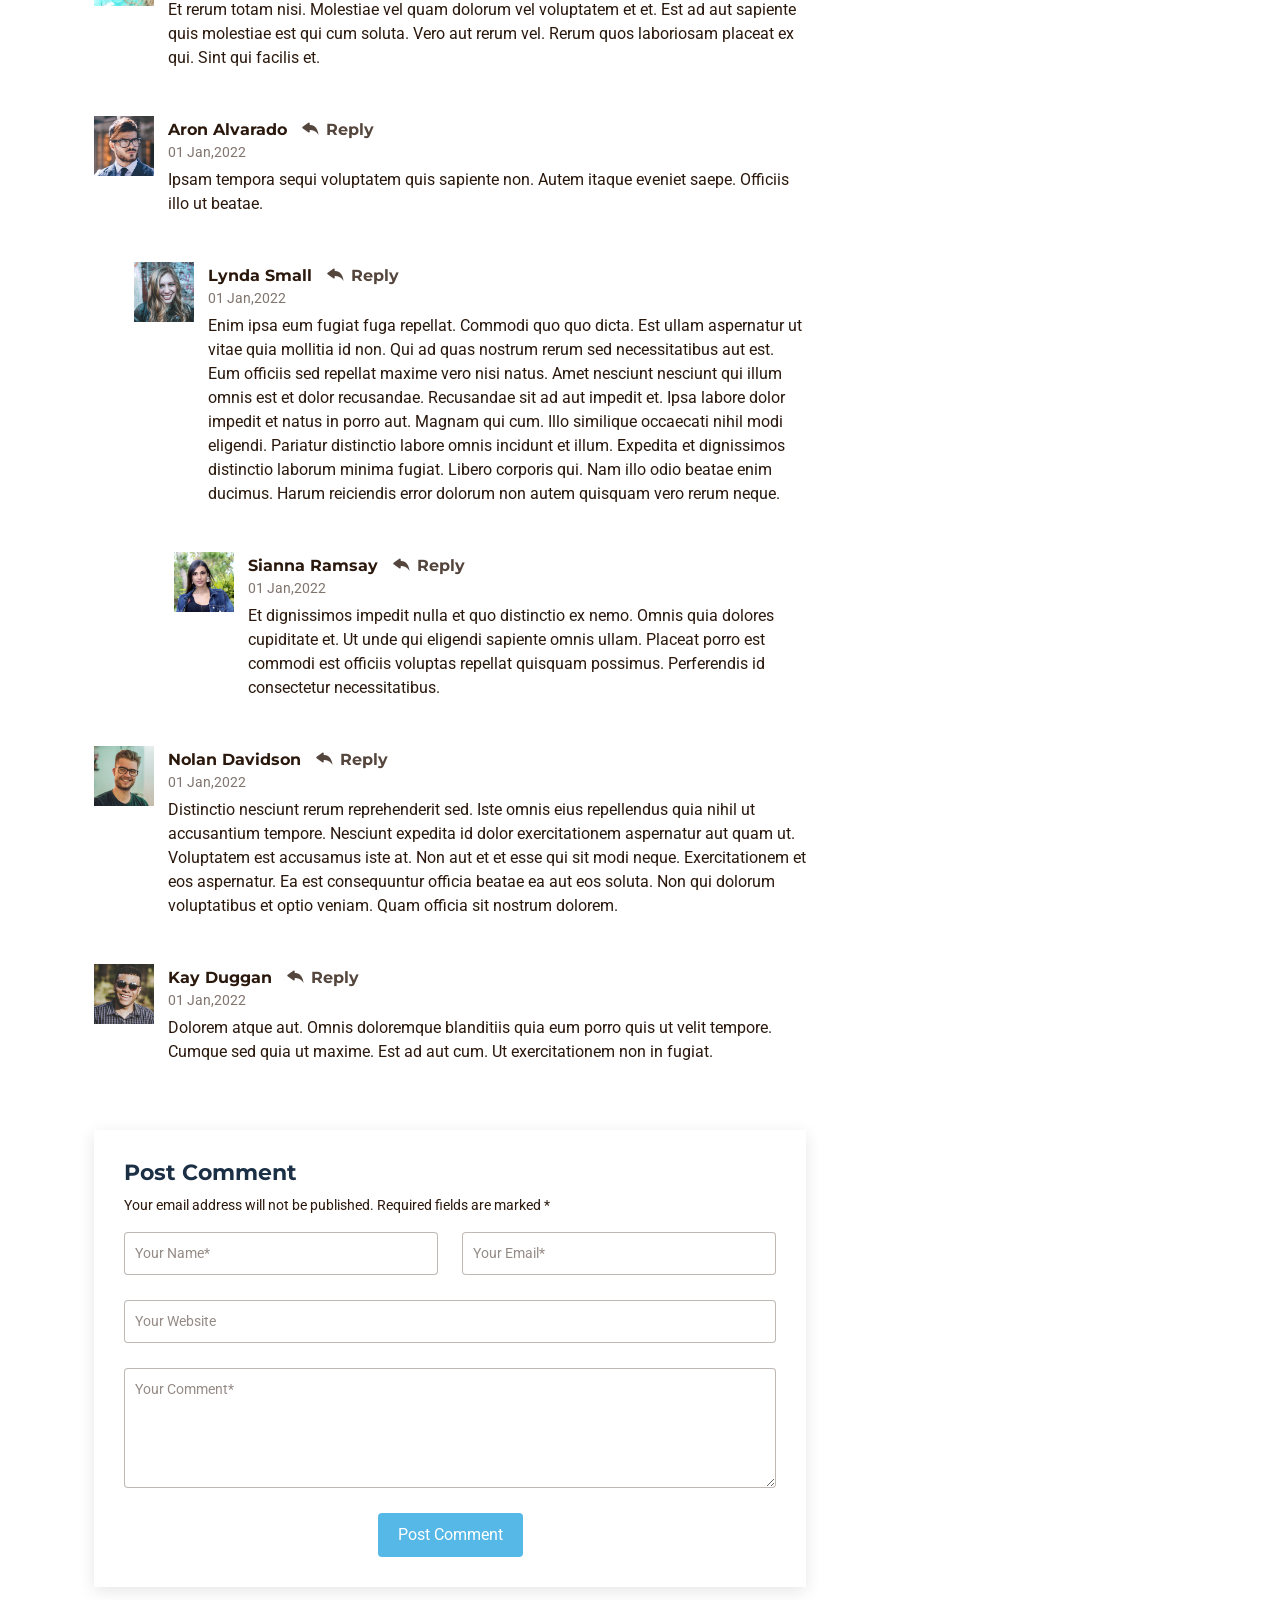
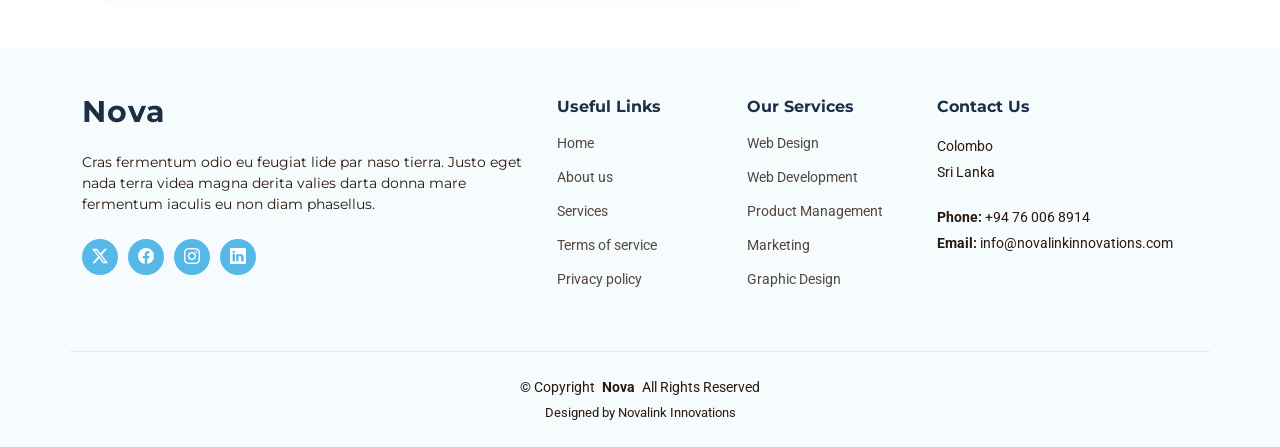
<file: Nova/blog-details.html>
<!DOCTYPE html>
<html lang="en">

<head>
  <meta charset="utf-8">
  <meta content="width=device-width, initial-scale=1.0" name="viewport">
  <title>Blog Details - Nova Bootstrap Template</title>
  <meta name="description" content="">
  <meta name="keywords" content="">

  <!-- Favicons -->
  <link href="assets/img/favicon.png" rel="icon">
  <link href="assets/img/apple-touch-icon.png" rel="apple-touch-icon">

  <!-- Fonts -->
  <link href="https://fonts.googleapis.com" rel="preconnect">
  <link href="https://fonts.gstatic.com" rel="preconnect" crossorigin>
  <link href="https://fonts.googleapis.com/css2?family=Roboto:ital,wght@0,100;0,300;0,400;0,500;0,700;0,900;1,100;1,300;1,400;1,500;1,700;1,900&family=Montserrat:ital,wght@0,100;0,200;0,300;0,400;0,500;0,600;0,700;0,800;0,900;1,100;1,200;1,300;1,400;1,500;1,600;1,700;1,800;1,900&family=Raleway:ital,wght@0,100;0,200;0,300;0,400;0,500;0,600;0,700;0,800;0,900;1,100;1,200;1,300;1,400;1,500;1,600;1,700;1,800;1,900&display=swap" rel="stylesheet">

  <!-- Vendor CSS Files -->
  <link href="assets/vendor/bootstrap/css/bootstrap.min.css" rel="stylesheet">
  <link href="assets/vendor/bootstrap-icons/bootstrap-icons.css" rel="stylesheet">
  <link href="assets/vendor/aos/aos.css" rel="stylesheet">
  <link href="assets/vendor/glightbox/css/glightbox.min.css" rel="stylesheet">
  <link href="assets/vendor/swiper/swiper-bundle.min.css" rel="stylesheet">

  <!-- Main CSS File -->
  <link href="assets/css/main.css" rel="stylesheet">

  <!-- =======================================================
  * Template Name: Nova
  * Template URL: https://bootstrapmade.com/nova-bootstrap-business-template/
  * Updated: Aug 07 2024 with Bootstrap v5.3.3
  * Author: BootstrapMade.com
  * License: https://bootstrapmade.com/license/
  ======================================================== -->
</head>

<body class="blog-details-page">

  <header id="header" class="header d-flex align-items-center fixed-top">
    <div class="container-fluid container-xl position-relative d-flex align-items-center justify-content-between">

      <a href="index.html" class="logo d-flex align-items-center">
        <!-- Uncomment the line below if you also wish to use an image logo -->
        <!-- <img src="assets/img/logo.png" alt=""> -->
        <h1 class="sitename">Nova</h1>
      </a>

      <nav id="navmenu" class="navmenu">
        <ul>
          <li><a href="index.html">Home<br></a></li>
          <li><a href="about.html">About</a></li>
          <li><a href="services.html">Services</a></li>
          <li><a href="portfolio.html">Portfolio</a></li>
          <li><a href="team.html">Team</a></li>
          <li><a href="blog.html">Blog</a></li>
          <li class="dropdown"><a href="#"><span>Dropdown</span> <i class="bi bi-chevron-down toggle-dropdown"></i></a>
            <ul>
              <li><a href="#">Dropdown 1</a></li>
              <li class="dropdown"><a href="#"><span>Deep Dropdown</span> <i class="bi bi-chevron-down toggle-dropdown"></i></a>
                <ul>
                  <li><a href="#">Deep Dropdown 1</a></li>
                  <li><a href="#">Deep Dropdown 2</a></li>
                  <li><a href="#">Deep Dropdown 3</a></li>
                  <li><a href="#">Deep Dropdown 4</a></li>
                  <li><a href="#">Deep Dropdown 5</a></li>
                </ul>
              </li>
              <li><a href="#">Dropdown 2</a></li>
              <li><a href="#">Dropdown 3</a></li>
              <li><a href="#">Dropdown 4</a></li>
            </ul>
          </li>
          <li><a href="contact.html">Contact</a></li>
        </ul>
        <i class="mobile-nav-toggle d-xl-none bi bi-list"></i>
      </nav>

    </div>
  </header>

  <main class="main">

    <!-- Page Title -->
    <div class="page-title dark-background" data-aos="fade" style="background-image: url(assets/img/blog-page-title-bg.jpg);">
      <div class="container">
        <h1>Blog Details</h1>
        <nav class="breadcrumbs">
          <ol>
            <li><a href="index.html">Home</a></li>
            <li class="current">Blog Details</li>
          </ol>
        </nav>
      </div>
    </div><!-- End Page Title -->

    <div class="container">
      <div class="row">

        <div class="col-lg-8">

          <!-- Blog Details Section -->
          <section id="blog-details" class="blog-details section">
            <div class="container">

              <article class="article">

                <div class="post-img">
                  <img src="assets/img/blog/blog-1.jpg" alt="" class="img-fluid">
                </div>

                <h2 class="title">Dolorum optio tempore voluptas dignissimos cumque fuga qui quibusdam quia</h2>

                <div class="meta-top">
                  <ul>
                    <li class="d-flex align-items-center"><i class="bi bi-person"></i> <a href="blog-details.html">John Doe</a></li>
                    <li class="d-flex align-items-center"><i class="bi bi-clock"></i> <a href="blog-details.html"><time datetime="2020-01-01">Jan 1, 2022</time></a></li>
                    <li class="d-flex align-items-center"><i class="bi bi-chat-dots"></i> <a href="blog-details.html">12 Comments</a></li>
                  </ul>
                </div><!-- End meta top -->

                <div class="content">
                  <p>
                    Similique neque nam consequuntur ad non maxime aliquam quas. Quibusdam animi praesentium. Aliquam et laboriosam eius aut nostrum quidem aliquid dicta.
                    Et eveniet enim. Qui velit est ea dolorem doloremque deleniti aperiam unde soluta. Est cum et quod quos aut ut et sit sunt. Voluptate porro consequatur assumenda perferendis dolore.
                  </p>

                  <p>
                    Sit repellat hic cupiditate hic ut nemo. Quis nihil sunt non reiciendis. Sequi in accusamus harum vel aspernatur. Excepturi numquam nihil cumque odio. Et voluptate cupiditate.
                  </p>

                  <blockquote>
                    <p>
                      Et vero doloremque tempore voluptatem ratione vel aut. Deleniti sunt animi aut. Aut eos aliquam doloribus minus autem quos.
                    </p>
                  </blockquote>

                  <p>
                    Sed quo laboriosam qui architecto. Occaecati repellendus omnis dicta inventore tempore provident voluptas mollitia aliquid. Id repellendus quia. Asperiores nihil magni dicta est suscipit perspiciatis. Voluptate ex rerum assumenda dolores nihil quaerat.
                    Dolor porro tempora et quibusdam voluptas. Beatae aut at ad qui tempore corrupti velit quisquam rerum. Omnis dolorum exercitationem harum qui qui blanditiis neque.
                    Iusto autem itaque. Repudiandae hic quae aspernatur ea neque qui. Architecto voluptatem magni. Vel magnam quod et tempora deleniti error rerum nihil tempora.
                  </p>

                  <h3>Et quae iure vel ut odit alias.</h3>
                  <p>
                    Officiis animi maxime nulla quo et harum eum quis a. Sit hic in qui quos fugit ut rerum atque. Optio provident dolores atque voluptatem rem excepturi molestiae qui. Voluptatem laborum omnis ullam quibusdam perspiciatis nulla nostrum. Voluptatum est libero eum nesciunt aliquid qui.
                    Quia et suscipit non sequi. Maxime sed odit. Beatae nesciunt nesciunt accusamus quia aut ratione aspernatur dolor. Sint harum eveniet dicta exercitationem minima. Exercitationem omnis asperiores natus aperiam dolor consequatur id ex sed. Quibusdam rerum dolores sint consequatur quidem ea.
                    Beatae minima sunt libero soluta sapiente in rem assumenda. Et qui odit voluptatem. Cum quibusdam voluptatem voluptatem accusamus mollitia aut atque aut.
                  </p>
                  <img src="assets/img/blog/blog-inside-post.jpg" class="img-fluid" alt="">

                  <h3>Ut repellat blanditiis est dolore sunt dolorum quae.</h3>
                  <p>
                    Rerum ea est assumenda pariatur quasi et quam. Facilis nam porro amet nostrum. In assumenda quia quae a id praesentium. Quos deleniti libero sed occaecati aut porro autem. Consectetur sed excepturi sint non placeat quia repellat incidunt labore. Autem facilis hic dolorum dolores vel.
                    Consectetur quasi id et optio praesentium aut asperiores eaque aut. Explicabo omnis quibusdam esse. Ex libero illum iusto totam et ut aut blanditiis. Veritatis numquam ut illum ut a quam vitae.
                  </p>
                  <p>
                    Alias quia non aliquid. Eos et ea velit. Voluptatem maxime enim omnis ipsa voluptas incidunt. Nulla sit eaque mollitia nisi asperiores est veniam.
                  </p>

                </div><!-- End post content -->

                <div class="meta-bottom">
                  <i class="bi bi-folder"></i>
                  <ul class="cats">
                    <li><a href="#">Business</a></li>
                  </ul>

                  <i class="bi bi-tags"></i>
                  <ul class="tags">
                    <li><a href="#">Creative</a></li>
                    <li><a href="#">Tips</a></li>
                    <li><a href="#">Marketing</a></li>
                  </ul>
                </div><!-- End meta bottom -->

              </article>

            </div>
          </section><!-- /Blog Details Section -->

          <!-- Blog Author Section -->
          <section id="blog-author" class="blog-author section">

            <div class="container">
              <div class="author-container d-flex align-items-center">
                <img src="assets/img/blog/blog-author.jpg" class="rounded-circle flex-shrink-0" alt="">
                <div>
                  <h4>Jane Smith</h4>
                  <div class="social-links">
                    <a href="https://x.com/#"><i class="bi bi-twitter-x"></i></a>
                    <a href="https://facebook.com/#"><i class="bi bi-facebook"></i></a>
                    <a href="https://instagram.com/#"><i class="biu bi-instagram"></i></a>
                  </div>
                  <p>
                    Itaque quidem optio quia voluptatibus dolorem dolor. Modi eum sed possimus accusantium. Quas repellat voluptatem officia numquam sint aspernatur voluptas. Esse et accusantium ut unde voluptas.
                  </p>
                </div>
              </div>
            </div>

          </section><!-- /Blog Author Section -->

          <!-- Blog Comments Section -->
          <section id="blog-comments" class="blog-comments section">

            <div class="container">

              <h4 class="comments-count">8 Comments</h4>

              <div id="comment-1" class="comment">
                <div class="d-flex">
                  <div class="comment-img"><img src="assets/img/blog/comments-1.jpg" alt=""></div>
                  <div>
                    <h5><a href="">Georgia Reader</a> <a href="#" class="reply"><i class="bi bi-reply-fill"></i> Reply</a></h5>
                    <time datetime="2020-01-01">01 Jan,2022</time>
                    <p>
                      Et rerum totam nisi. Molestiae vel quam dolorum vel voluptatem et et. Est ad aut sapiente quis molestiae est qui cum soluta.
                      Vero aut rerum vel. Rerum quos laboriosam placeat ex qui. Sint qui facilis et.
                    </p>
                  </div>
                </div>
              </div><!-- End comment #1 -->

              <div id="comment-2" class="comment">
                <div class="d-flex">
                  <div class="comment-img"><img src="assets/img/blog/comments-2.jpg" alt=""></div>
                  <div>
                    <h5><a href="">Aron Alvarado</a> <a href="#" class="reply"><i class="bi bi-reply-fill"></i> Reply</a></h5>
                    <time datetime="2020-01-01">01 Jan,2022</time>
                    <p>
                      Ipsam tempora sequi voluptatem quis sapiente non. Autem itaque eveniet saepe. Officiis illo ut beatae.
                    </p>
                  </div>
                </div>

                <div id="comment-reply-1" class="comment comment-reply">
                  <div class="d-flex">
                    <div class="comment-img"><img src="assets/img/blog/comments-3.jpg" alt=""></div>
                    <div>
                      <h5><a href="">Lynda Small</a> <a href="#" class="reply"><i class="bi bi-reply-fill"></i> Reply</a></h5>
                      <time datetime="2020-01-01">01 Jan,2022</time>
                      <p>
                        Enim ipsa eum fugiat fuga repellat. Commodi quo quo dicta. Est ullam aspernatur ut vitae quia mollitia id non. Qui ad quas nostrum rerum sed necessitatibus aut est. Eum officiis sed repellat maxime vero nisi natus. Amet nesciunt nesciunt qui illum omnis est et dolor recusandae.

                        Recusandae sit ad aut impedit et. Ipsa labore dolor impedit et natus in porro aut. Magnam qui cum. Illo similique occaecati nihil modi eligendi. Pariatur distinctio labore omnis incidunt et illum. Expedita et dignissimos distinctio laborum minima fugiat.

                        Libero corporis qui. Nam illo odio beatae enim ducimus. Harum reiciendis error dolorum non autem quisquam vero rerum neque.
                      </p>
                    </div>
                  </div>

                  <div id="comment-reply-2" class="comment comment-reply">
                    <div class="d-flex">
                      <div class="comment-img"><img src="assets/img/blog/comments-4.jpg" alt=""></div>
                      <div>
                        <h5><a href="">Sianna Ramsay</a> <a href="#" class="reply"><i class="bi bi-reply-fill"></i> Reply</a></h5>
                        <time datetime="2020-01-01">01 Jan,2022</time>
                        <p>
                          Et dignissimos impedit nulla et quo distinctio ex nemo. Omnis quia dolores cupiditate et. Ut unde qui eligendi sapiente omnis ullam. Placeat porro est commodi est officiis voluptas repellat quisquam possimus. Perferendis id consectetur necessitatibus.
                        </p>
                      </div>
                    </div>

                  </div><!-- End comment reply #2-->

                </div><!-- End comment reply #1-->

              </div><!-- End comment #2-->

              <div id="comment-3" class="comment">
                <div class="d-flex">
                  <div class="comment-img"><img src="assets/img/blog/comments-5.jpg" alt=""></div>
                  <div>
                    <h5><a href="">Nolan Davidson</a> <a href="#" class="reply"><i class="bi bi-reply-fill"></i> Reply</a></h5>
                    <time datetime="2020-01-01">01 Jan,2022</time>
                    <p>
                      Distinctio nesciunt rerum reprehenderit sed. Iste omnis eius repellendus quia nihil ut accusantium tempore. Nesciunt expedita id dolor exercitationem aspernatur aut quam ut. Voluptatem est accusamus iste at.
                      Non aut et et esse qui sit modi neque. Exercitationem et eos aspernatur. Ea est consequuntur officia beatae ea aut eos soluta. Non qui dolorum voluptatibus et optio veniam. Quam officia sit nostrum dolorem.
                    </p>
                  </div>
                </div>

              </div><!-- End comment #3 -->

              <div id="comment-4" class="comment">
                <div class="d-flex">
                  <div class="comment-img"><img src="assets/img/blog/comments-6.jpg" alt=""></div>
                  <div>
                    <h5><a href="">Kay Duggan</a> <a href="#" class="reply"><i class="bi bi-reply-fill"></i> Reply</a></h5>
                    <time datetime="2020-01-01">01 Jan,2022</time>
                    <p>
                      Dolorem atque aut. Omnis doloremque blanditiis quia eum porro quis ut velit tempore. Cumque sed quia ut maxime. Est ad aut cum. Ut exercitationem non in fugiat.
                    </p>
                  </div>
                </div>

              </div><!-- End comment #4 -->

            </div>

          </section><!-- /Blog Comments Section -->

          <!-- Comment Form Section -->
          <section id="comment-form" class="comment-form section">
            <div class="container">

              <form action="">

                <h4>Post Comment</h4>
                <p>Your email address will not be published. Required fields are marked * </p>
                <div class="row">
                  <div class="col-md-6 form-group">
                    <input name="name" type="text" class="form-control" placeholder="Your Name*">
                  </div>
                  <div class="col-md-6 form-group">
                    <input name="email" type="text" class="form-control" placeholder="Your Email*">
                  </div>
                </div>
                <div class="row">
                  <div class="col form-group">
                    <input name="website" type="text" class="form-control" placeholder="Your Website">
                  </div>
                </div>
                <div class="row">
                  <div class="col form-group">
                    <textarea name="comment" class="form-control" placeholder="Your Comment*"></textarea>
                  </div>
                </div>

                <div class="text-center">
                  <button type="submit" class="btn btn-primary">Post Comment</button>
                </div>

              </form>

            </div>
          </section><!-- /Comment Form Section -->

        </div>

        <div class="col-lg-4 sidebar">

          <div class="widgets-container">

            <!-- Search Widget -->
            <div class="search-widget widget-item">

              <h3 class="widget-title">Search</h3>
              <form action="">
                <input type="text">
                <button type="submit" title="Search"><i class="bi bi-search"></i></button>
              </form>

            </div><!--/Search Widget -->

            <!-- Categories Widget -->
            <div class="categories-widget widget-item">

              <h3 class="widget-title">Categories</h3>
              <ul class="mt-3">
                <li><a href="#">General <span>(25)</span></a></li>
                <li><a href="#">Lifestyle <span>(12)</span></a></li>
                <li><a href="#">Travel <span>(5)</span></a></li>
                <li><a href="#">Design <span>(22)</span></a></li>
                <li><a href="#">Creative <span>(8)</span></a></li>
                <li><a href="#">Educaion <span>(14)</span></a></li>
              </ul>

            </div><!--/Categories Widget -->

            <!-- Recent Posts Widget -->
            <div class="recent-posts-widget widget-item">

              <h3 class="widget-title">Recent Posts</h3>

              <div class="post-item">
                <img src="assets/img/blog/blog-recent-1.jpg" alt="" class="flex-shrink-0">
                <div>
                  <h4><a href="blog-details.html">Nihil blanditiis at in nihil autem</a></h4>
                  <time datetime="2020-01-01">Jan 1, 2020</time>
                </div>
              </div><!-- End recent post item-->

              <div class="post-item">
                <img src="assets/img/blog/blog-recent-2.jpg" alt="" class="flex-shrink-0">
                <div>
                  <h4><a href="blog-details.html">Quidem autem et impedit</a></h4>
                  <time datetime="2020-01-01">Jan 1, 2020</time>
                </div>
              </div><!-- End recent post item-->

              <div class="post-item">
                <img src="assets/img/blog/blog-recent-3.jpg" alt="" class="flex-shrink-0">
                <div>
                  <h4><a href="blog-details.html">Id quia et et ut maxime similique occaecati ut</a></h4>
                  <time datetime="2020-01-01">Jan 1, 2020</time>
                </div>
              </div><!-- End recent post item-->

              <div class="post-item">
                <img src="assets/img/blog/blog-recent-4.jpg" alt="" class="flex-shrink-0">
                <div>
                  <h4><a href="blog-details.html">Laborum corporis quo dara net para</a></h4>
                  <time datetime="2020-01-01">Jan 1, 2020</time>
                </div>
              </div><!-- End recent post item-->

              <div class="post-item">
                <img src="assets/img/blog/blog-recent-5.jpg" alt="" class="flex-shrink-0">
                <div>
                  <h4><a href="blog-details.html">Et dolores corrupti quae illo quod dolor</a></h4>
                  <time datetime="2020-01-01">Jan 1, 2020</time>
                </div>
              </div><!-- End recent post item-->

            </div><!--/Recent Posts Widget -->

            <!-- Tags Widget -->
            <div class="tags-widget widget-item">

              <h3 class="widget-title">Tags</h3>
              <ul>
                <li><a href="#">App</a></li>
                <li><a href="#">IT</a></li>
                <li><a href="#">Business</a></li>
                <li><a href="#">Mac</a></li>
                <li><a href="#">Design</a></li>
                <li><a href="#">Office</a></li>
                <li><a href="#">Creative</a></li>
                <li><a href="#">Studio</a></li>
                <li><a href="#">Smart</a></li>
                <li><a href="#">Tips</a></li>
                <li><a href="#">Marketing</a></li>
              </ul>

            </div><!--/Tags Widget -->

          </div>

        </div>

      </div>
    </div>

  </main>

  <footer id="footer" class="footer light-background">

    <div class="footer-top">
      <div class="container">
        <div class="row gy-4">
          <div class="col-lg-5 col-md-12 footer-about">
            <a href="index.html" class="logo d-flex align-items-center">
              <span class="sitename">Nova</span>
            </a>
            <p>Cras fermentum odio eu feugiat lide par naso tierra. Justo eget nada terra videa magna derita valies darta donna mare fermentum iaculis eu non diam phasellus.</p>
            <div class="social-links d-flex mt-4">
              <a href=""><i class="bi bi-twitter-x"></i></a>
              <a href=""><i class="bi bi-facebook"></i></a>
              <a href=""><i class="bi bi-instagram"></i></a>
              <a href=""><i class="bi bi-linkedin"></i></a>
            </div>
          </div>

          <div class="col-lg-2 col-6 footer-links">
            <h4>Useful Links</h4>
            <ul>
              <li><a href="#">Home</a></li>
              <li><a href="#">About us</a></li>
              <li><a href="#">Services</a></li>
              <li><a href="#">Terms of service</a></li>
              <li><a href="#">Privacy policy</a></li>
            </ul>
          </div>

          <div class="col-lg-2 col-6 footer-links">
            <h4>Our Services</h4>
            <ul>
              <li><a href="#">Web Design</a></li>
              <li><a href="#">Web Development</a></li>
              <li><a href="#">Product Management</a></li>
              <li><a href="#">Marketing</a></li>
              <li><a href="#">Graphic Design</a></li>
            </ul>
          </div>

          <div class="col-lg-3 col-md-12 footer-contact text-center text-md-start">
            <h4>Contact Us</h4>
            <p>Colombo</p>
            <p>Sri Lanka</p>
           
            <p class="mt-4"><strong>Phone:</strong> <span>+94 76 006 8914</span></p>
            <p><strong>Email:</strong> <span>info@novalinkinnovations.com</span></p>
          </div>

        </div>
      </div>
    </div>

    <div class="container copyright text-center">
      <p>© <span>Copyright</span> <strong class="px-1 sitename">Nova</strong> <span>All Rights Reserved</span></p>
      <div class="credits">
        <!-- All the links in the footer should remain intact. -->
        <!-- You can delete the links only if you've purchased the pro version. -->
        <!-- Licensing information: https://bootstrapmade.com/license/ -->
        <!-- Purchase the pro version with working PHP/AJAX contact form: [buy-url] -->
        Designed by Novalink Innovations
      </div>
    </div>

  </footer>

  <!-- Scroll Top -->
  <a href="#" id="scroll-top" class="scroll-top d-flex align-items-center justify-content-center"><i class="bi bi-arrow-up-short"></i></a>

  <!-- Preloader -->
  <div id="preloader"></div>

  <!-- Vendor JS Files -->
  <script src="assets/vendor/bootstrap/js/bootstrap.bundle.min.js"></script>
  <script src="assets/vendor/php-email-form/validate.js"></script>
  <script src="assets/vendor/aos/aos.js"></script>
  <script src="assets/vendor/glightbox/js/glightbox.min.js"></script>
  <script src="assets/vendor/swiper/swiper-bundle.min.js"></script>
  <script src="assets/vendor/imagesloaded/imagesloaded.pkgd.min.js"></script>
  <script src="assets/vendor/isotope-layout/isotope.pkgd.min.js"></script>

  <!-- Main JS File -->
  <script src="assets/js/main.js"></script>

</body>

</html>
</file>
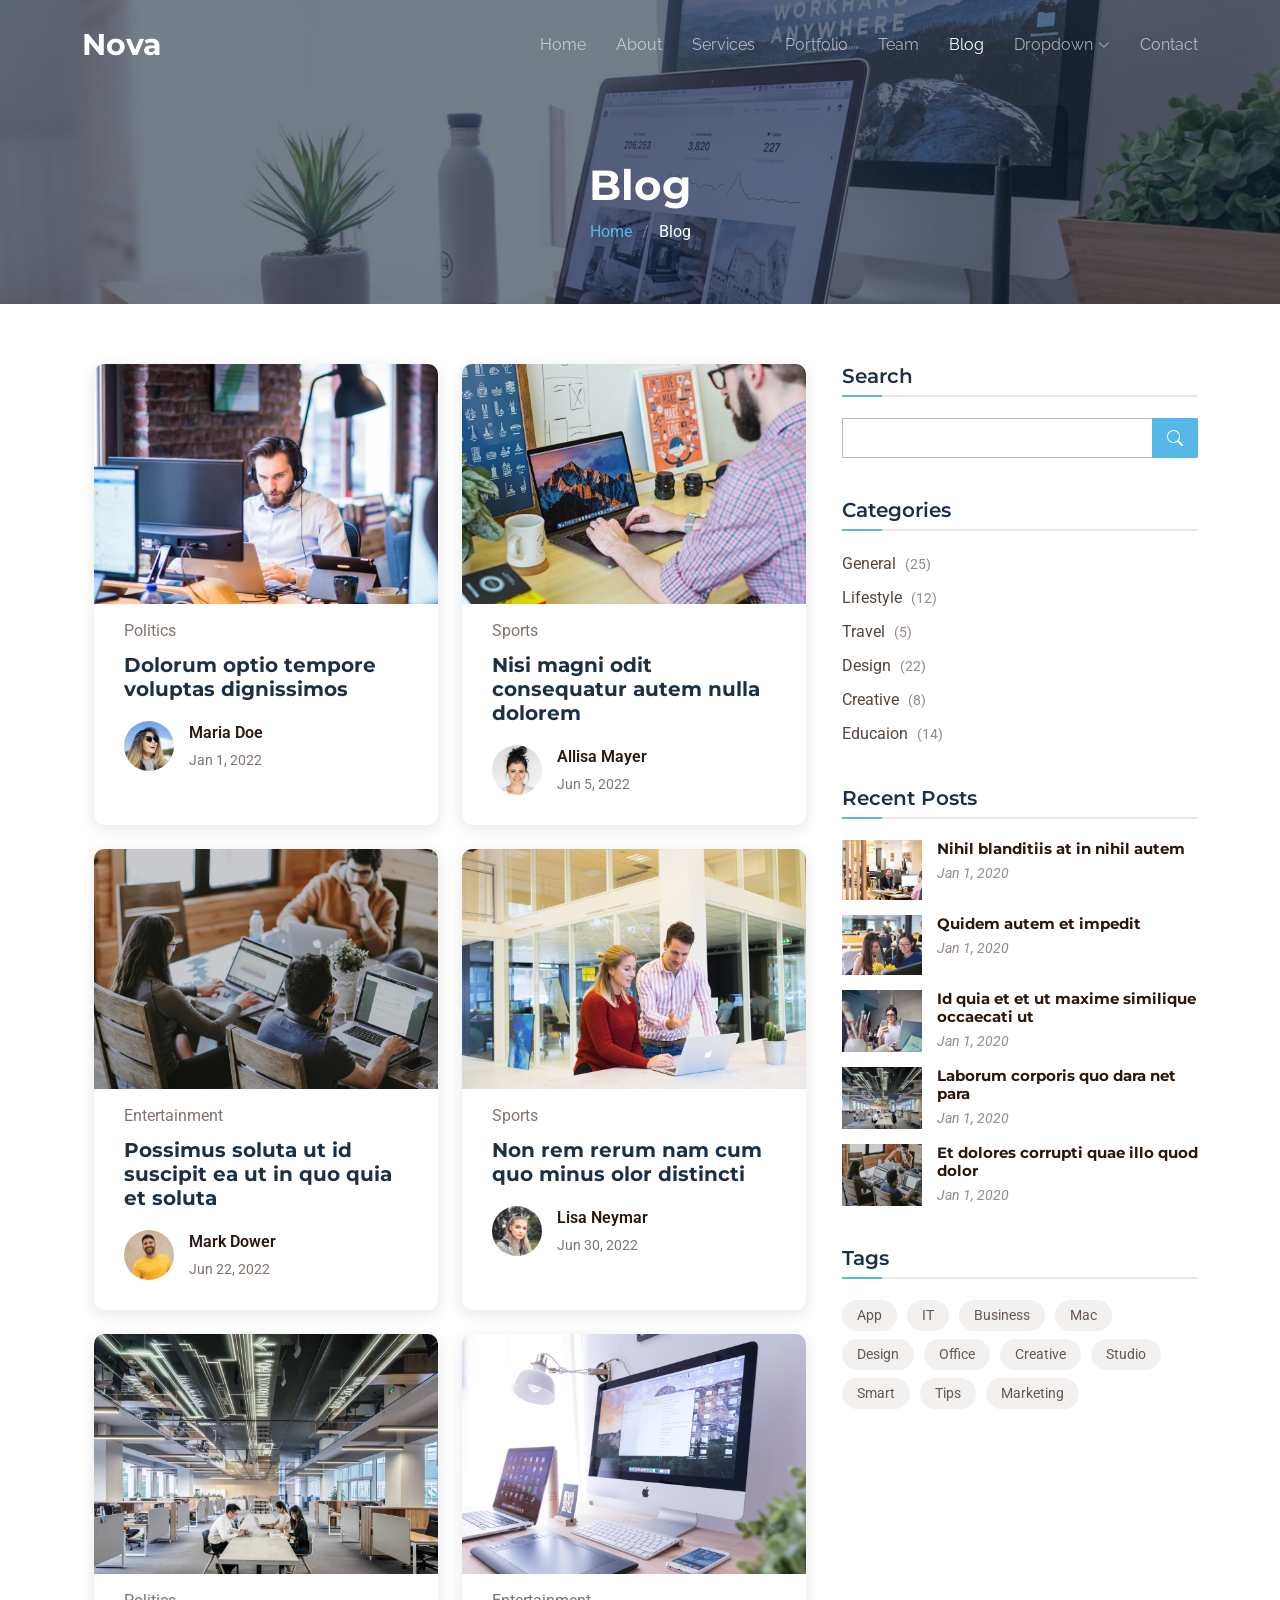
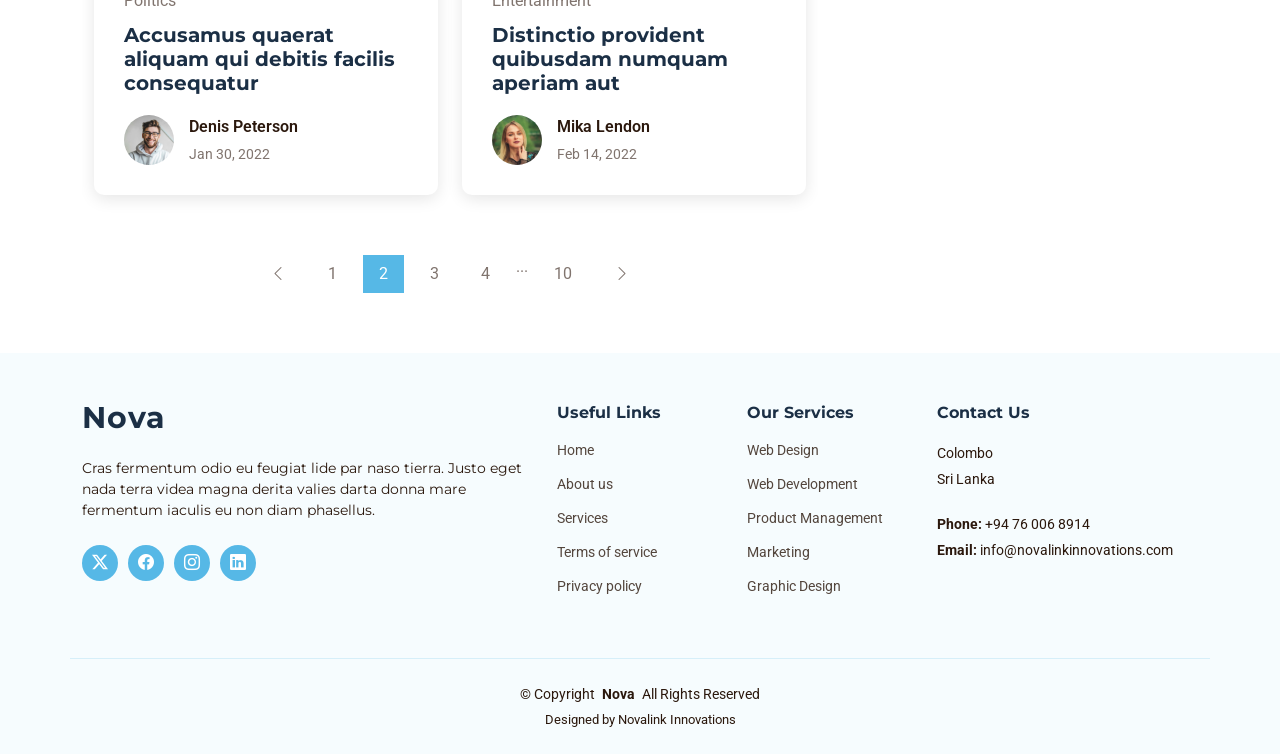
<file: Nova/blog.html>
<!DOCTYPE html>
<html lang="en">

<head>
  <meta charset="utf-8">
  <meta content="width=device-width, initial-scale=1.0" name="viewport">
  <title>Blog - Nova Bootstrap Template</title>
  <meta name="description" content="">
  <meta name="keywords" content="">

  <!-- Favicons -->
  <link href="assets/img/favicon.png" rel="icon">
  <link href="assets/img/apple-touch-icon.png" rel="apple-touch-icon">

  <!-- Fonts -->
  <link href="https://fonts.googleapis.com" rel="preconnect">
  <link href="https://fonts.gstatic.com" rel="preconnect" crossorigin>
  <link href="https://fonts.googleapis.com/css2?family=Roboto:ital,wght@0,100;0,300;0,400;0,500;0,700;0,900;1,100;1,300;1,400;1,500;1,700;1,900&family=Montserrat:ital,wght@0,100;0,200;0,300;0,400;0,500;0,600;0,700;0,800;0,900;1,100;1,200;1,300;1,400;1,500;1,600;1,700;1,800;1,900&family=Raleway:ital,wght@0,100;0,200;0,300;0,400;0,500;0,600;0,700;0,800;0,900;1,100;1,200;1,300;1,400;1,500;1,600;1,700;1,800;1,900&display=swap" rel="stylesheet">

  <!-- Vendor CSS Files -->
  <link href="assets/vendor/bootstrap/css/bootstrap.min.css" rel="stylesheet">
  <link href="assets/vendor/bootstrap-icons/bootstrap-icons.css" rel="stylesheet">
  <link href="assets/vendor/aos/aos.css" rel="stylesheet">
  <link href="assets/vendor/glightbox/css/glightbox.min.css" rel="stylesheet">
  <link href="assets/vendor/swiper/swiper-bundle.min.css" rel="stylesheet">

  <!-- Main CSS File -->
  <link href="assets/css/main.css" rel="stylesheet">

  <!-- =======================================================
  * Template Name: Nova
  * Template URL: https://bootstrapmade.com/nova-bootstrap-business-template/
  * Updated: Aug 07 2024 with Bootstrap v5.3.3
  * Author: BootstrapMade.com
  * License: https://bootstrapmade.com/license/
  ======================================================== -->
</head>

<body class="blog-page">

  <header id="header" class="header d-flex align-items-center fixed-top">
    <div class="container-fluid container-xl position-relative d-flex align-items-center justify-content-between">

      <a href="index.html" class="logo d-flex align-items-center">
        <!-- Uncomment the line below if you also wish to use an image logo -->
        <!-- <img src="assets/img/logo.png" alt=""> -->
        <h1 class="sitename">Nova</h1>
      </a>

      <nav id="navmenu" class="navmenu">
        <ul>
          <li><a href="index.html">Home<br></a></li>
          <li><a href="about.html">About</a></li>
          <li><a href="services.html">Services</a></li>
          <li><a href="portfolio.html">Portfolio</a></li>
          <li><a href="team.html">Team</a></li>
          <li><a href="blog.html" class="active">Blog</a></li>
          <li class="dropdown"><a href="#"><span>Dropdown</span> <i class="bi bi-chevron-down toggle-dropdown"></i></a>
            <ul>
              <li><a href="#">Dropdown 1</a></li>
              <li class="dropdown"><a href="#"><span>Deep Dropdown</span> <i class="bi bi-chevron-down toggle-dropdown"></i></a>
                <ul>
                  <li><a href="#">Deep Dropdown 1</a></li>
                  <li><a href="#">Deep Dropdown 2</a></li>
                  <li><a href="#">Deep Dropdown 3</a></li>
                  <li><a href="#">Deep Dropdown 4</a></li>
                  <li><a href="#">Deep Dropdown 5</a></li>
                </ul>
              </li>
              <li><a href="#">Dropdown 2</a></li>
              <li><a href="#">Dropdown 3</a></li>
              <li><a href="#">Dropdown 4</a></li>
            </ul>
          </li>
          <li><a href="contact.html">Contact</a></li>
        </ul>
        <i class="mobile-nav-toggle d-xl-none bi bi-list"></i>
      </nav>

    </div>
  </header>

  <main class="main">

    <!-- Page Title -->
    <div class="page-title dark-background" data-aos="fade" style="background-image: url(assets/img/blog-page-title-bg.jpg);">
      <div class="container">
        <h1>Blog</h1>
        <nav class="breadcrumbs">
          <ol>
            <li><a href="index.html">Home</a></li>
            <li class="current">Blog</li>
          </ol>
        </nav>
      </div>
    </div><!-- End Page Title -->

    <div class="container">
      <div class="row">

        <div class="col-lg-8">

          <!-- Blog Posts Section -->
          <section id="blog-posts" class="blog-posts section">

            <div class="container">
              <div class="row gy-4">

                <div class="col-lg-6">
                  <article>

                    <div class="post-img">
                      <img src="assets/img/blog/blog-1.jpg" alt="" class="img-fluid">
                    </div>

                    <p class="post-category">Politics</p>

                    <h2 class="title">
                      <a href="blog-details.html">Dolorum optio tempore voluptas dignissimos</a>
                    </h2>

                    <div class="d-flex align-items-center">
                      <img src="assets/img/blog/blog-author.jpg" alt="" class="img-fluid post-author-img flex-shrink-0">
                      <div class="post-meta">
                        <p class="post-author">Maria Doe</p>
                        <p class="post-date">
                          <time datetime="2022-01-01">Jan 1, 2022</time>
                        </p>
                      </div>
                    </div>

                  </article>
                </div><!-- End post list item -->

                <div class="col-lg-6">
                  <article>

                    <div class="post-img">
                      <img src="assets/img/blog/blog-2.jpg" alt="" class="img-fluid">
                    </div>

                    <p class="post-category">Sports</p>

                    <h2 class="title">
                      <a href="blog-details.html">Nisi magni odit consequatur autem nulla dolorem</a>
                    </h2>

                    <div class="d-flex align-items-center">
                      <img src="assets/img/blog/blog-author-2.jpg" alt="" class="img-fluid post-author-img flex-shrink-0">
                      <div class="post-meta">
                        <p class="post-author">Allisa Mayer</p>
                        <p class="post-date">
                          <time datetime="2022-01-01">Jun 5, 2022</time>
                        </p>
                      </div>
                    </div>

                  </article>
                </div><!-- End post list item -->

                <div class="col-lg-6">
                  <article>

                    <div class="post-img">
                      <img src="assets/img/blog/blog-3.jpg" alt="" class="img-fluid">
                    </div>

                    <p class="post-category">Entertainment</p>

                    <h2 class="title">
                      <a href="blog-details.html">Possimus soluta ut id suscipit ea ut in quo quia et soluta</a>
                    </h2>

                    <div class="d-flex align-items-center">
                      <img src="assets/img/blog/blog-author-3.jpg" alt="" class="img-fluid post-author-img flex-shrink-0">
                      <div class="post-meta">
                        <p class="post-author">Mark Dower</p>
                        <p class="post-date">
                          <time datetime="2022-01-01">Jun 22, 2022</time>
                        </p>
                      </div>
                    </div>

                  </article>
                </div><!-- End post list item -->

                <div class="col-lg-6">
                  <article>

                    <div class="post-img">
                      <img src="assets/img/blog/blog-4.jpg" alt="" class="img-fluid">
                    </div>

                    <p class="post-category">Sports</p>

                    <h2 class="title">
                      <a href="blog-details.html">Non rem rerum nam cum quo minus olor distincti</a>
                    </h2>

                    <div class="d-flex align-items-center">
                      <img src="assets/img/blog/blog-author-4.jpg" alt="" class="img-fluid post-author-img flex-shrink-0">
                      <div class="post-meta">
                        <p class="post-author">Lisa Neymar</p>
                        <p class="post-date">
                          <time datetime="2022-01-01">Jun 30, 2022</time>
                        </p>
                      </div>
                    </div>

                  </article>
                </div><!-- End post list item -->

                <div class="col-lg-6">
                  <article>

                    <div class="post-img">
                      <img src="assets/img/blog/blog-5.jpg" alt="" class="img-fluid">
                    </div>

                    <p class="post-category">Politics</p>

                    <h2 class="title">
                      <a href="blog-details.html">Accusamus quaerat aliquam qui debitis facilis consequatur</a>
                    </h2>

                    <div class="d-flex align-items-center">
                      <img src="assets/img/blog/blog-author-5.jpg" alt="" class="img-fluid post-author-img flex-shrink-0">
                      <div class="post-meta">
                        <p class="post-author">Denis Peterson</p>
                        <p class="post-date">
                          <time datetime="2022-01-01">Jan 30, 2022</time>
                        </p>
                      </div>
                    </div>

                  </article>
                </div><!-- End post list item -->

                <div class="col-lg-6">
                  <article>

                    <div class="post-img">
                      <img src="assets/img/blog/blog-6.jpg" alt="" class="img-fluid">
                    </div>

                    <p class="post-category">Entertainment</p>

                    <h2 class="title">
                      <a href="blog-details.html">Distinctio provident quibusdam numquam aperiam aut</a>
                    </h2>

                    <div class="d-flex align-items-center">
                      <img src="assets/img/blog/blog-author-6.jpg" alt="" class="img-fluid post-author-img flex-shrink-0">
                      <div class="post-meta">
                        <p class="post-author">Mika Lendon</p>
                        <p class="post-date">
                          <time datetime="2022-01-01">Feb 14, 2022</time>
                        </p>
                      </div>
                    </div>

                  </article>
                </div><!-- End post list item -->

              </div>
            </div>

          </section><!-- /Blog Posts Section -->

          <!-- Blog Pagination Section -->
          <section id="blog-pagination" class="blog-pagination section">

            <div class="container">
              <div class="d-flex justify-content-center">
                <ul>
                  <li><a href="#"><i class="bi bi-chevron-left"></i></a></li>
                  <li><a href="#">1</a></li>
                  <li><a href="#" class="active">2</a></li>
                  <li><a href="#">3</a></li>
                  <li><a href="#">4</a></li>
                  <li>...</li>
                  <li><a href="#">10</a></li>
                  <li><a href="#"><i class="bi bi-chevron-right"></i></a></li>
                </ul>
              </div>
            </div>

          </section><!-- /Blog Pagination Section -->

        </div>

        <div class="col-lg-4 sidebar">

          <div class="widgets-container">

            <!-- Search Widget -->
            <div class="search-widget widget-item">

              <h3 class="widget-title">Search</h3>
              <form action="">
                <input type="text">
                <button type="submit" title="Search"><i class="bi bi-search"></i></button>
              </form>

            </div><!--/Search Widget -->

            <!-- Categories Widget -->
            <div class="categories-widget widget-item">

              <h3 class="widget-title">Categories</h3>
              <ul class="mt-3">
                <li><a href="#">General <span>(25)</span></a></li>
                <li><a href="#">Lifestyle <span>(12)</span></a></li>
                <li><a href="#">Travel <span>(5)</span></a></li>
                <li><a href="#">Design <span>(22)</span></a></li>
                <li><a href="#">Creative <span>(8)</span></a></li>
                <li><a href="#">Educaion <span>(14)</span></a></li>
              </ul>

            </div><!--/Categories Widget -->

            <!-- Recent Posts Widget -->
            <div class="recent-posts-widget widget-item">

              <h3 class="widget-title">Recent Posts</h3>

              <div class="post-item">
                <img src="assets/img/blog/blog-recent-1.jpg" alt="" class="flex-shrink-0">
                <div>
                  <h4><a href="blog-details.html">Nihil blanditiis at in nihil autem</a></h4>
                  <time datetime="2020-01-01">Jan 1, 2020</time>
                </div>
              </div><!-- End recent post item-->

              <div class="post-item">
                <img src="assets/img/blog/blog-recent-2.jpg" alt="" class="flex-shrink-0">
                <div>
                  <h4><a href="blog-details.html">Quidem autem et impedit</a></h4>
                  <time datetime="2020-01-01">Jan 1, 2020</time>
                </div>
              </div><!-- End recent post item-->

              <div class="post-item">
                <img src="assets/img/blog/blog-recent-3.jpg" alt="" class="flex-shrink-0">
                <div>
                  <h4><a href="blog-details.html">Id quia et et ut maxime similique occaecati ut</a></h4>
                  <time datetime="2020-01-01">Jan 1, 2020</time>
                </div>
              </div><!-- End recent post item-->

              <div class="post-item">
                <img src="assets/img/blog/blog-recent-4.jpg" alt="" class="flex-shrink-0">
                <div>
                  <h4><a href="blog-details.html">Laborum corporis quo dara net para</a></h4>
                  <time datetime="2020-01-01">Jan 1, 2020</time>
                </div>
              </div><!-- End recent post item-->

              <div class="post-item">
                <img src="assets/img/blog/blog-recent-5.jpg" alt="" class="flex-shrink-0">
                <div>
                  <h4><a href="blog-details.html">Et dolores corrupti quae illo quod dolor</a></h4>
                  <time datetime="2020-01-01">Jan 1, 2020</time>
                </div>
              </div><!-- End recent post item-->

            </div><!--/Recent Posts Widget -->

            <!-- Tags Widget -->
            <div class="tags-widget widget-item">

              <h3 class="widget-title">Tags</h3>
              <ul>
                <li><a href="#">App</a></li>
                <li><a href="#">IT</a></li>
                <li><a href="#">Business</a></li>
                <li><a href="#">Mac</a></li>
                <li><a href="#">Design</a></li>
                <li><a href="#">Office</a></li>
                <li><a href="#">Creative</a></li>
                <li><a href="#">Studio</a></li>
                <li><a href="#">Smart</a></li>
                <li><a href="#">Tips</a></li>
                <li><a href="#">Marketing</a></li>
              </ul>

            </div><!--/Tags Widget -->

          </div>

        </div>

      </div>
    </div>

  </main>

  <footer id="footer" class="footer light-background">

    <div class="footer-top">
      <div class="container">
        <div class="row gy-4">
          <div class="col-lg-5 col-md-12 footer-about">
            <a href="index.html" class="logo d-flex align-items-center">
              <span class="sitename">Nova</span>
            </a>
            <p>Cras fermentum odio eu feugiat lide par naso tierra. Justo eget nada terra videa magna derita valies darta donna mare fermentum iaculis eu non diam phasellus.</p>
            <div class="social-links d-flex mt-4">
              <a href=""><i class="bi bi-twitter-x"></i></a>
              <a href=""><i class="bi bi-facebook"></i></a>
              <a href=""><i class="bi bi-instagram"></i></a>
              <a href=""><i class="bi bi-linkedin"></i></a>
            </div>
          </div>

          <div class="col-lg-2 col-6 footer-links">
            <h4>Useful Links</h4>
            <ul>
              <li><a href="#">Home</a></li>
              <li><a href="#">About us</a></li>
              <li><a href="#">Services</a></li>
              <li><a href="#">Terms of service</a></li>
              <li><a href="#">Privacy policy</a></li>
            </ul>
          </div>

          <div class="col-lg-2 col-6 footer-links">
            <h4>Our Services</h4>
            <ul>
              <li><a href="#">Web Design</a></li>
              <li><a href="#">Web Development</a></li>
              <li><a href="#">Product Management</a></li>
              <li><a href="#">Marketing</a></li>
              <li><a href="#">Graphic Design</a></li>
            </ul>
          </div>

          <div class="col-lg-3 col-md-12 footer-contact text-center text-md-start">
            <h4>Contact Us</h4>
            <p>Colombo</p>
            <p>Sri Lanka</p>
            <p class="mt-4"><strong>Phone:</strong> <span>+94 76 006 8914</span></p>
            <p><strong>Email:</strong> <span>info@novalinkinnovations.com</span></p>
          </div>

        </div>
      </div>
    </div>

    <div class="container copyright text-center">
      <p>© <span>Copyright</span> <strong class="px-1 sitename">Nova</strong> <span>All Rights Reserved</span></p>
      <div class="credits">
        <!-- All the links in the footer should remain intact. -->
        <!-- You can delete the links only if you've purchased the pro version. -->
        <!-- Licensing information: https://bootstrapmade.com/license/ -->
        <!-- Purchase the pro version with working PHP/AJAX contact form: [buy-url] -->
        Designed by Novalink Innovations
      </div>
    </div>

  </footer>

  <!-- Scroll Top -->
  <a href="#" id="scroll-top" class="scroll-top d-flex align-items-center justify-content-center"><i class="bi bi-arrow-up-short"></i></a>

  <!-- Preloader -->
  <div id="preloader"></div>

  <!-- Vendor JS Files -->
  <script src="assets/vendor/bootstrap/js/bootstrap.bundle.min.js"></script>
  <script src="assets/vendor/php-email-form/validate.js"></script>
  <script src="assets/vendor/aos/aos.js"></script>
  <script src="assets/vendor/glightbox/js/glightbox.min.js"></script>
  <script src="assets/vendor/swiper/swiper-bundle.min.js"></script>
  <script src="assets/vendor/imagesloaded/imagesloaded.pkgd.min.js"></script>
  <script src="assets/vendor/isotope-layout/isotope.pkgd.min.js"></script>

  <!-- Main JS File -->
  <script src="assets/js/main.js"></script>

</body>

</html>
</file>
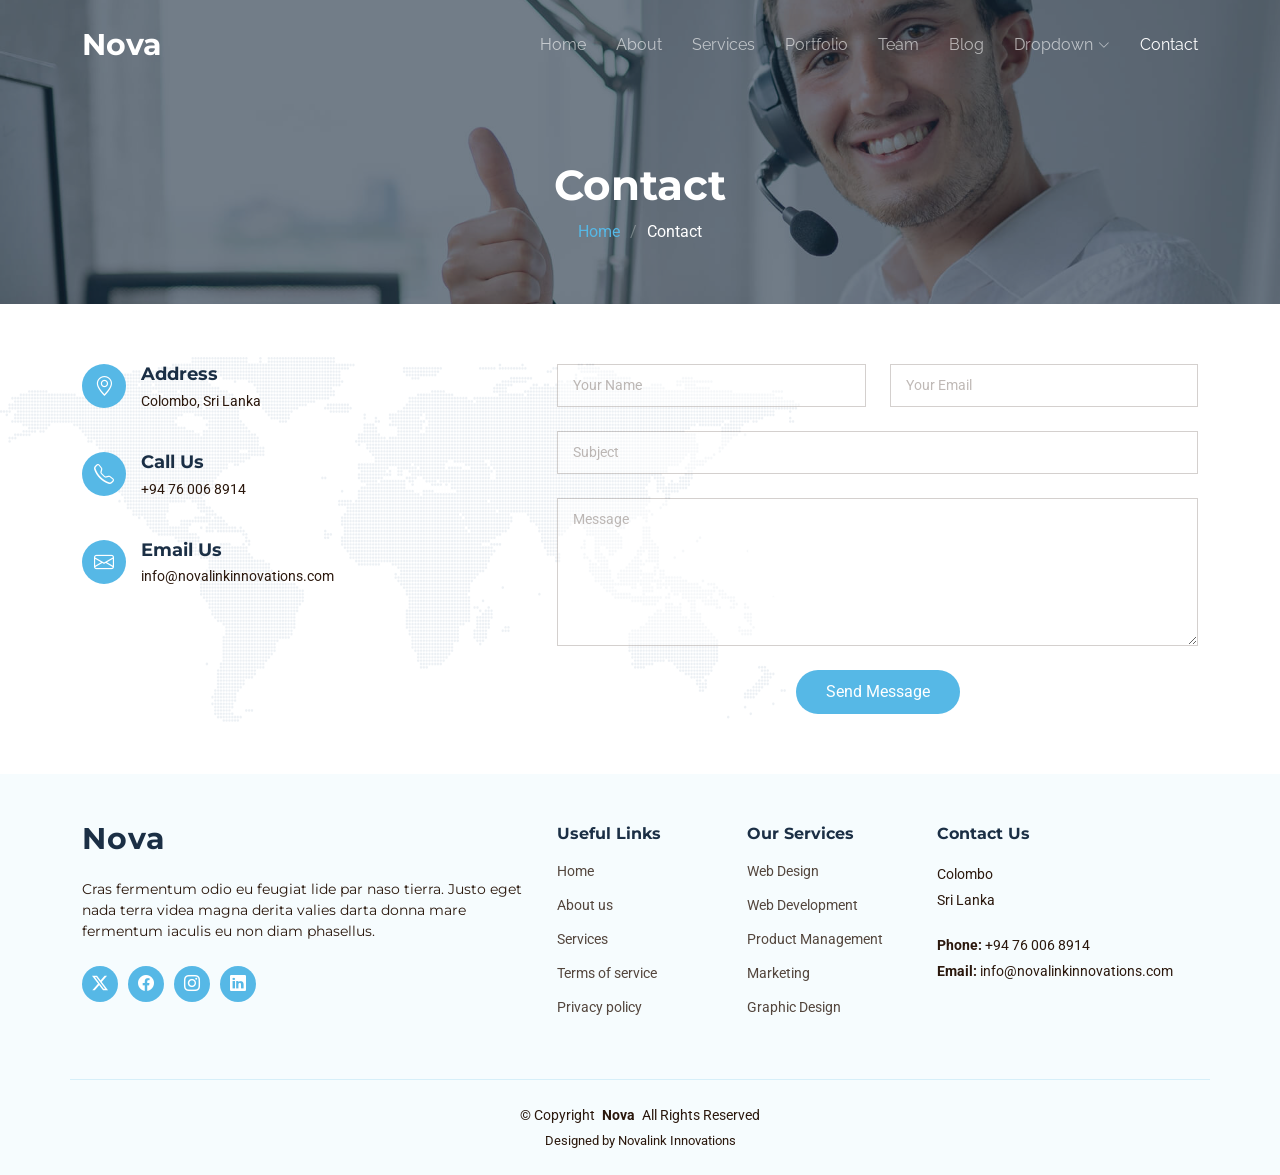
<file: Nova/contact.html>
<!DOCTYPE html>
<html lang="en">

<head>
  <meta charset="utf-8">
  <meta content="width=device-width, initial-scale=1.0" name="viewport">
  <title>Contact - Nova Bootstrap Template</title>
  <meta name="description" content="">
  <meta name="keywords" content="">

  <!-- Favicons -->
  <link href="assets/img/favicon.png" rel="icon">
  <link href="assets/img/apple-touch-icon.png" rel="apple-touch-icon">

  <!-- Fonts -->
  <link href="https://fonts.googleapis.com" rel="preconnect">
  <link href="https://fonts.gstatic.com" rel="preconnect" crossorigin>
  <link href="https://fonts.googleapis.com/css2?family=Roboto:ital,wght@0,100;0,300;0,400;0,500;0,700;0,900;1,100;1,300;1,400;1,500;1,700;1,900&family=Montserrat:ital,wght@0,100;0,200;0,300;0,400;0,500;0,600;0,700;0,800;0,900;1,100;1,200;1,300;1,400;1,500;1,600;1,700;1,800;1,900&family=Raleway:ital,wght@0,100;0,200;0,300;0,400;0,500;0,600;0,700;0,800;0,900;1,100;1,200;1,300;1,400;1,500;1,600;1,700;1,800;1,900&display=swap" rel="stylesheet">

  <!-- Vendor CSS Files -->
  <link href="assets/vendor/bootstrap/css/bootstrap.min.css" rel="stylesheet">
  <link href="assets/vendor/bootstrap-icons/bootstrap-icons.css" rel="stylesheet">
  <link href="assets/vendor/aos/aos.css" rel="stylesheet">
  <link href="assets/vendor/glightbox/css/glightbox.min.css" rel="stylesheet">
  <link href="assets/vendor/swiper/swiper-bundle.min.css" rel="stylesheet">

  <!-- Main CSS File -->
  <link href="assets/css/main.css" rel="stylesheet">

  <!-- =======================================================
  * Template Name: Nova
  * Template URL: https://bootstrapmade.com/nova-bootstrap-business-template/
  * Updated: Aug 07 2024 with Bootstrap v5.3.3
  * Author: BootstrapMade.com
  * License: https://bootstrapmade.com/license/
  ======================================================== -->
</head>

<body class="contact-page">

  <header id="header" class="header d-flex align-items-center fixed-top">
    <div class="container-fluid container-xl position-relative d-flex align-items-center justify-content-between">

      <a href="index.html" class="logo d-flex align-items-center">
        <!-- Uncomment the line below if you also wish to use an image logo -->
        <!-- <img src="assets/img/logo.png" alt=""> -->
        <h1 class="sitename">Nova</h1>
      </a>

      <nav id="navmenu" class="navmenu">
        <ul>
          <li><a href="index.html">Home<br></a></li>
          <li><a href="about.html">About</a></li>
          <li><a href="services.html">Services</a></li>
          <li><a href="portfolio.html">Portfolio</a></li>
          <li><a href="team.html">Team</a></li>
          <li><a href="blog.html">Blog</a></li>
          <li class="dropdown"><a href="#"><span>Dropdown</span> <i class="bi bi-chevron-down toggle-dropdown"></i></a>
            <ul>
              <li><a href="#">Dropdown 1</a></li>
              <li class="dropdown"><a href="#"><span>Deep Dropdown</span> <i class="bi bi-chevron-down toggle-dropdown"></i></a>
                <ul>
                  <li><a href="#">Deep Dropdown 1</a></li>
                  <li><a href="#">Deep Dropdown 2</a></li>
                  <li><a href="#">Deep Dropdown 3</a></li>
                  <li><a href="#">Deep Dropdown 4</a></li>
                  <li><a href="#">Deep Dropdown 5</a></li>
                </ul>
              </li>
              <li><a href="#">Dropdown 2</a></li>
              <li><a href="#">Dropdown 3</a></li>
              <li><a href="#">Dropdown 4</a></li>
            </ul>
          </li>
          <li><a href="contact.html" class="active">Contact</a></li>
        </ul>
        <i class="mobile-nav-toggle d-xl-none bi bi-list"></i>
      </nav>

    </div>
  </header>

  <main class="main">

    <!-- Page Title -->
    <div class="page-title dark-background" data-aos="fade" style="background-image: url(assets/img/contact-page-title-bg.jpg);">
      <div class="container">
        <h1>Contact</h1>
        <nav class="breadcrumbs">
          <ol>
            <li><a href="index.html">Home</a></li>
            <li class="current">Contact</li>
          </ol>
        </nav>
      </div>
    </div><!-- End Page Title -->

    <!-- Contact Section -->
    <section id="contact" class="contact section">

      <div class="container position-relative" data-aos="fade-up" data-aos-delay="100">

        <div class="row gy-4">

          <div class="col-lg-5">
            <div class="info-item d-flex" data-aos="fade-up" data-aos-delay="200">
              <i class="bi bi-geo-alt flex-shrink-0"></i>
              <div>
                <h3>Address</h3>
                <p>Colombo, Sri Lanka</p>
              </div>
            </div><!-- End Info Item -->

            <div class="info-item d-flex" data-aos="fade-up" data-aos-delay="300">
              <i class="bi bi-telephone flex-shrink-0"></i>
              <div>
                <h3>Call Us</h3>
                <p>+94 76 006 8914</p>
              </div>
            </div><!-- End Info Item -->

            <div class="info-item d-flex" data-aos="fade-up" data-aos-delay="400">
              <i class="bi bi-envelope flex-shrink-0"></i>
              <div>
                <h3>Email Us</h3>
                <p>info@novalinkinnovations.com</p>
              </div>
            </div><!-- End Info Item -->

          </div>

          <div class="col-lg-7">
            <form action="forms/contact.php" method="post" class="php-email-form" data-aos="fade-up" data-aos-delay="500">
              <div class="row gy-4">

                <div class="col-md-6">
                  <input type="text" name="name" class="form-control" placeholder="Your Name" required="">
                </div>

                <div class="col-md-6 ">
                  <input type="email" class="form-control" name="email" placeholder="Your Email" required="">
                </div>

                <div class="col-md-12">
                  <input type="text" class="form-control" name="subject" placeholder="Subject" required="">
                </div>

                <div class="col-md-12">
                  <textarea class="form-control" name="message" rows="6" placeholder="Message" required=""></textarea>
                </div>

                <div class="col-md-12 text-center">
                  <div class="loading">Loading</div>
                  <div class="error-message"></div>
                  <div class="sent-message">Your message has been sent. Thank you!</div>

                  <button type="submit">Send Message</button>
                </div>

              </div>
            </form>
          </div><!-- End Contact Form -->

        </div>

      </div>

    </section><!-- /Contact Section -->

  </main>

  <footer id="footer" class="footer light-background">

    <div class="footer-top">
      <div class="container">
        <div class="row gy-4">
          <div class="col-lg-5 col-md-12 footer-about">
            <a href="index.html" class="logo d-flex align-items-center">
              <span class="sitename">Nova</span>
            </a>
            <p>Cras fermentum odio eu feugiat lide par naso tierra. Justo eget nada terra videa magna derita valies darta donna mare fermentum iaculis eu non diam phasellus.</p>
            <div class="social-links d-flex mt-4">
              <a href=""><i class="bi bi-twitter-x"></i></a>
              <a href=""><i class="bi bi-facebook"></i></a>
              <a href=""><i class="bi bi-instagram"></i></a>
              <a href=""><i class="bi bi-linkedin"></i></a>
            </div>
          </div>

          <div class="col-lg-2 col-6 footer-links">
            <h4>Useful Links</h4>
            <ul>
              <li><a href="#">Home</a></li>
              <li><a href="#">About us</a></li>
              <li><a href="#">Services</a></li>
              <li><a href="#">Terms of service</a></li>
              <li><a href="#">Privacy policy</a></li>
            </ul>
          </div>

          <div class="col-lg-2 col-6 footer-links">
            <h4>Our Services</h4>
            <ul>
              <li><a href="#">Web Design</a></li>
              <li><a href="#">Web Development</a></li>
              <li><a href="#">Product Management</a></li>
              <li><a href="#">Marketing</a></li>
              <li><a href="#">Graphic Design</a></li>
            </ul>
          </div>

          <div class="col-lg-3 col-md-12 footer-contact text-center text-md-start">
            <h4>Contact Us</h4>
            <p>Colombo</p>
            <p>Sri Lanka</p>
            <p class="mt-4"><strong>Phone:</strong> <span>+94 76 006 8914</span></p>
            <p><strong>Email:</strong> <span>info@novalinkinnovations.com</span></p>
          </div>

        </div>
      </div>
    </div>

    <div class="container copyright text-center">
      <p>© <span>Copyright</span> <strong class="px-1 sitename">Nova</strong> <span>All Rights Reserved</span></p>
      <div class="credits">
        <!-- All the links in the footer should remain intact. -->
        <!-- You can delete the links only if you've purchased the pro version. -->
        <!-- Licensing information: https://bootstrapmade.com/license/ -->
        <!-- Purchase the pro version with working PHP/AJAX contact form: [buy-url] -->
        Designed by Novalink Innovations
      </div>
    </div>

  </footer>

  <!-- Scroll Top -->
  <a href="#" id="scroll-top" class="scroll-top d-flex align-items-center justify-content-center"><i class="bi bi-arrow-up-short"></i></a>

  <!-- Preloader -->
  <div id="preloader"></div>

  <!-- Vendor JS Files -->
  <script src="assets/vendor/bootstrap/js/bootstrap.bundle.min.js"></script>
  <script src="assets/vendor/php-email-form/validate.js"></script>
  <script src="assets/vendor/aos/aos.js"></script>
  <script src="assets/vendor/glightbox/js/glightbox.min.js"></script>
  <script src="assets/vendor/swiper/swiper-bundle.min.js"></script>
  <script src="assets/vendor/imagesloaded/imagesloaded.pkgd.min.js"></script>
  <script src="assets/vendor/isotope-layout/isotope.pkgd.min.js"></script>

  <!-- Main JS File -->
  <script src="assets/js/main.js"></script>

</body>

</html>
</file>
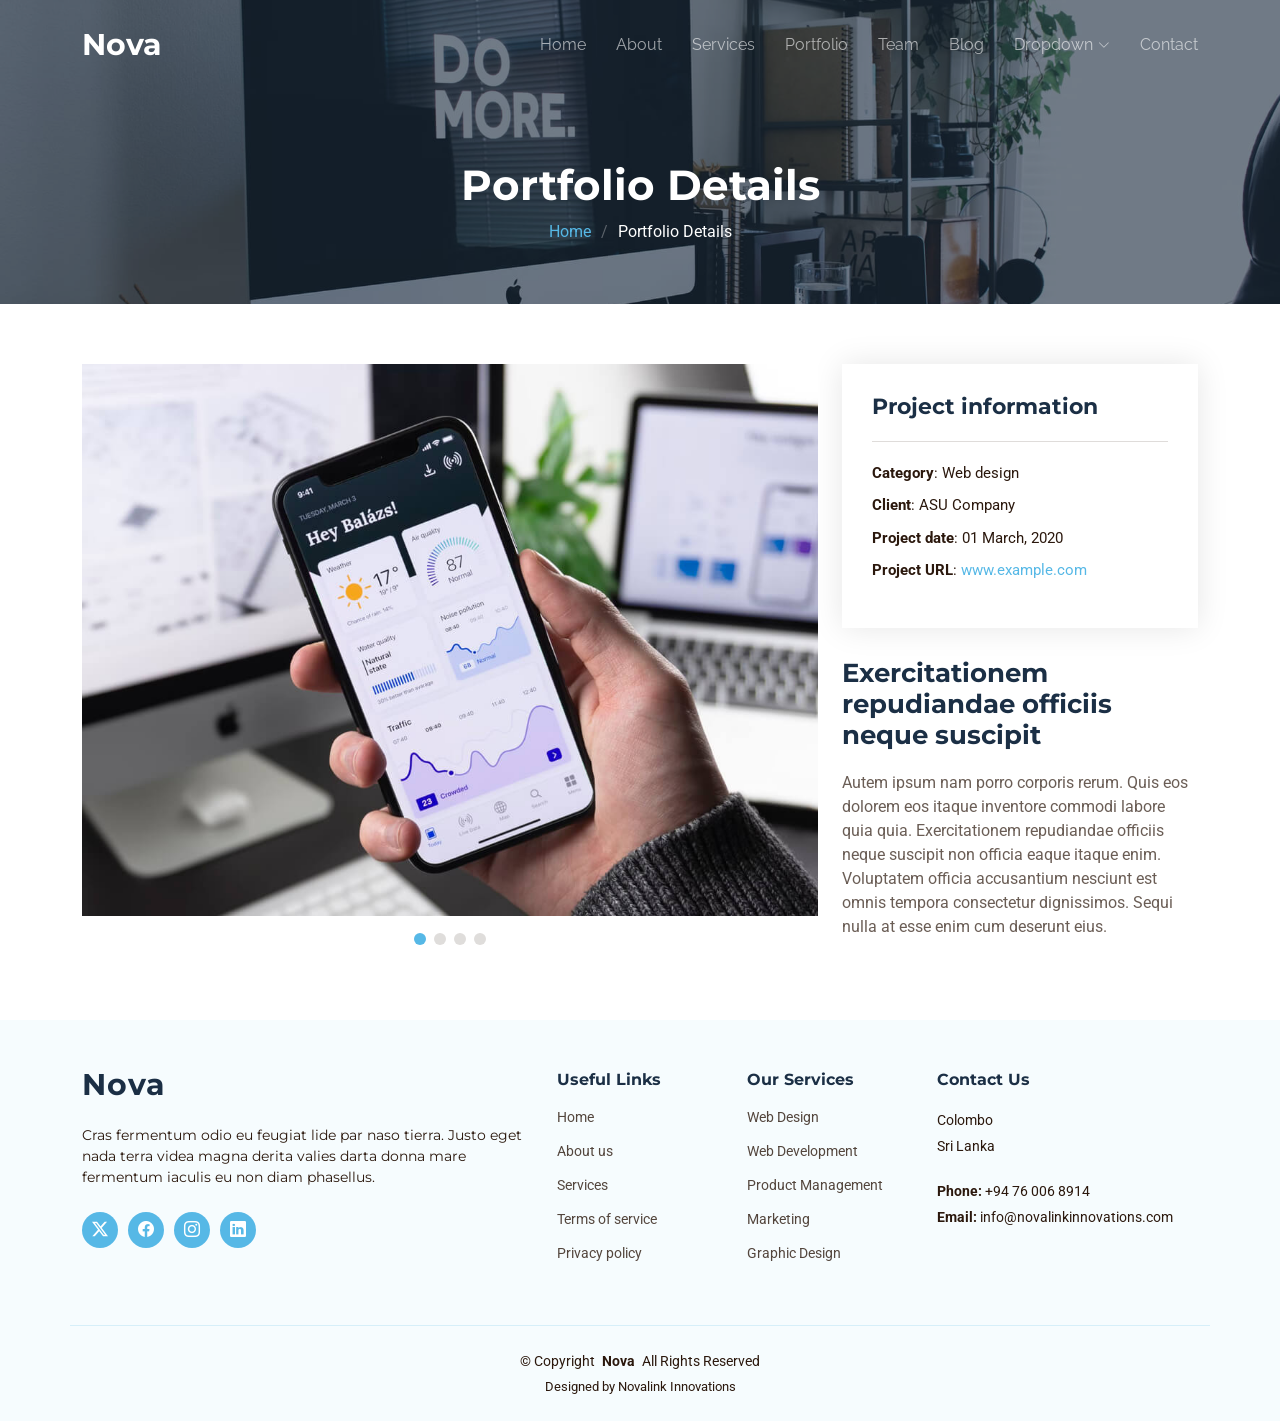
<file: Nova/portfolio-details.html>
<!DOCTYPE html>
<html lang="en">

<head>
  <meta charset="utf-8">
  <meta content="width=device-width, initial-scale=1.0" name="viewport">
  <title>Portfolio Details - Nova Bootstrap Template</title>
  <meta name="description" content="">
  <meta name="keywords" content="">

  <!-- Favicons -->
  <link href="assets/img/favicon.png" rel="icon">
  <link href="assets/img/apple-touch-icon.png" rel="apple-touch-icon">

  <!-- Fonts -->
  <link href="https://fonts.googleapis.com" rel="preconnect">
  <link href="https://fonts.gstatic.com" rel="preconnect" crossorigin>
  <link href="https://fonts.googleapis.com/css2?family=Roboto:ital,wght@0,100;0,300;0,400;0,500;0,700;0,900;1,100;1,300;1,400;1,500;1,700;1,900&family=Montserrat:ital,wght@0,100;0,200;0,300;0,400;0,500;0,600;0,700;0,800;0,900;1,100;1,200;1,300;1,400;1,500;1,600;1,700;1,800;1,900&family=Raleway:ital,wght@0,100;0,200;0,300;0,400;0,500;0,600;0,700;0,800;0,900;1,100;1,200;1,300;1,400;1,500;1,600;1,700;1,800;1,900&display=swap" rel="stylesheet">

  <!-- Vendor CSS Files -->
  <link href="assets/vendor/bootstrap/css/bootstrap.min.css" rel="stylesheet">
  <link href="assets/vendor/bootstrap-icons/bootstrap-icons.css" rel="stylesheet">
  <link href="assets/vendor/aos/aos.css" rel="stylesheet">
  <link href="assets/vendor/glightbox/css/glightbox.min.css" rel="stylesheet">
  <link href="assets/vendor/swiper/swiper-bundle.min.css" rel="stylesheet">

  <!-- Main CSS File -->
  <link href="assets/css/main.css" rel="stylesheet">

  <!-- =======================================================
  * Template Name: Nova
  * Template URL: https://bootstrapmade.com/nova-bootstrap-business-template/
  * Updated: Aug 07 2024 with Bootstrap v5.3.3
  * Author: BootstrapMade.com
  * License: https://bootstrapmade.com/license/
  ======================================================== -->
</head>

<body class="portfolio-details-page">

  <header id="header" class="header d-flex align-items-center fixed-top">
    <div class="container-fluid container-xl position-relative d-flex align-items-center justify-content-between">

      <a href="index.html" class="logo d-flex align-items-center">
        <!-- Uncomment the line below if you also wish to use an image logo -->
        <!-- <img src="assets/img/logo.png" alt=""> -->
        <h1 class="sitename">Nova</h1>
      </a>

      <nav id="navmenu" class="navmenu">
        <ul>
          <li><a href="index.html">Home<br></a></li>
          <li><a href="about.html">About</a></li>
          <li><a href="services.html">Services</a></li>
          <li><a href="portfolio.html">Portfolio</a></li>
          <li><a href="team.html">Team</a></li>
          <li><a href="blog.html">Blog</a></li>
          <li class="dropdown"><a href="#"><span>Dropdown</span> <i class="bi bi-chevron-down toggle-dropdown"></i></a>
            <ul>
              <li><a href="#">Dropdown 1</a></li>
              <li class="dropdown"><a href="#"><span>Deep Dropdown</span> <i class="bi bi-chevron-down toggle-dropdown"></i></a>
                <ul>
                  <li><a href="#">Deep Dropdown 1</a></li>
                  <li><a href="#">Deep Dropdown 2</a></li>
                  <li><a href="#">Deep Dropdown 3</a></li>
                  <li><a href="#">Deep Dropdown 4</a></li>
                  <li><a href="#">Deep Dropdown 5</a></li>
                </ul>
              </li>
              <li><a href="#">Dropdown 2</a></li>
              <li><a href="#">Dropdown 3</a></li>
              <li><a href="#">Dropdown 4</a></li>
            </ul>
          </li>
          <li><a href="contact.html">Contact</a></li>
        </ul>
        <i class="mobile-nav-toggle d-xl-none bi bi-list"></i>
      </nav>

    </div>
  </header>

  <main class="main">

    <!-- Page Title -->
    <div class="page-title dark-background" data-aos="fade" style="background-image: url(assets/img/portfolio-page-title-bg.jpg);">
      <div class="container">
        <h1>Portfolio Details</h1>
        <nav class="breadcrumbs">
          <ol>
            <li><a href="index.html">Home</a></li>
            <li class="current">Portfolio Details</li>
          </ol>
        </nav>
      </div>
    </div><!-- End Page Title -->

    <!-- Portfolio Details Section -->
    <section id="portfolio-details" class="portfolio-details section">

      <div class="container" data-aos="fade-up" data-aos-delay="100">

        <div class="row gy-4">

          <div class="col-lg-8">
            <div class="portfolio-details-slider swiper init-swiper">

              <script type="application/json" class="swiper-config">
                {
                  "loop": true,
                  "speed": 600,
                  "autoplay": {
                    "delay": 5000
                  },
                  "slidesPerView": "auto",
                  "pagination": {
                    "el": ".swiper-pagination",
                    "type": "bullets",
                    "clickable": true
                  }
                }
              </script>

              <div class="swiper-wrapper align-items-center">

                <div class="swiper-slide">
                  <img src="assets/img/portfolio/app-1.jpg" alt="">
                </div>

                <div class="swiper-slide">
                  <img src="assets/img/portfolio/product-1.jpg" alt="">
                </div>

                <div class="swiper-slide">
                  <img src="assets/img/portfolio/branding-1.jpg" alt="">
                </div>

                <div class="swiper-slide">
                  <img src="assets/img/portfolio/books-1.jpg" alt="">
                </div>

              </div>
              <div class="swiper-pagination"></div>
            </div>
          </div>

          <div class="col-lg-4">
            <div class="portfolio-info" data-aos="fade-up" data-aos-delay="200">
              <h3>Project information</h3>
              <ul>
                <li><strong>Category</strong>: Web design</li>
                <li><strong>Client</strong>: ASU Company</li>
                <li><strong>Project date</strong>: 01 March, 2020</li>
                <li><strong>Project URL</strong>: <a href="#">www.example.com</a></li>
              </ul>
            </div>
            <div class="portfolio-description" data-aos="fade-up" data-aos-delay="300">
              <h2>Exercitationem repudiandae officiis neque suscipit</h2>
              <p>
                Autem ipsum nam porro corporis rerum. Quis eos dolorem eos itaque inventore commodi labore quia quia. Exercitationem repudiandae officiis neque suscipit non officia eaque itaque enim. Voluptatem officia accusantium nesciunt est omnis tempora consectetur dignissimos. Sequi nulla at esse enim cum deserunt eius.
              </p>
            </div>
          </div>

        </div>

      </div>

    </section><!-- /Portfolio Details Section -->

  </main>

  <footer id="footer" class="footer light-background">

    <div class="footer-top">
      <div class="container">
        <div class="row gy-4">
          <div class="col-lg-5 col-md-12 footer-about">
            <a href="index.html" class="logo d-flex align-items-center">
              <span class="sitename">Nova</span>
            </a>
            <p>Cras fermentum odio eu feugiat lide par naso tierra. Justo eget nada terra videa magna derita valies darta donna mare fermentum iaculis eu non diam phasellus.</p>
            <div class="social-links d-flex mt-4">
              <a href=""><i class="bi bi-twitter-x"></i></a>
              <a href=""><i class="bi bi-facebook"></i></a>
              <a href=""><i class="bi bi-instagram"></i></a>
              <a href=""><i class="bi bi-linkedin"></i></a>
            </div>
          </div>

          <div class="col-lg-2 col-6 footer-links">
            <h4>Useful Links</h4>
            <ul>
              <li><a href="#">Home</a></li>
              <li><a href="#">About us</a></li>
              <li><a href="#">Services</a></li>
              <li><a href="#">Terms of service</a></li>
              <li><a href="#">Privacy policy</a></li>
            </ul>
          </div>

          <div class="col-lg-2 col-6 footer-links">
            <h4>Our Services</h4>
            <ul>
              <li><a href="#">Web Design</a></li>
              <li><a href="#">Web Development</a></li>
              <li><a href="#">Product Management</a></li>
              <li><a href="#">Marketing</a></li>
              <li><a href="#">Graphic Design</a></li>
            </ul>
          </div>

          <div class="col-lg-3 col-md-12 footer-contact text-center text-md-start">
            <h4>Contact Us</h4>
            <p>Colombo</p>
            <p>Sri Lanka</p>
           
            <p class="mt-4"><strong>Phone:</strong> <span>+94 76 006 8914</span></p>
            <p><strong>Email:</strong> <span>info@novalinkinnovations.com</span></p>
          </div>

        </div>
      </div>
    </div>

    <div class="container copyright text-center">
      <p>© <span>Copyright</span> <strong class="px-1 sitename">Nova</strong> <span>All Rights Reserved</span></p>
      <div class="credits">
        <!-- All the links in the footer should remain intact. -->
        <!-- You can delete the links only if you've purchased the pro version. -->
        <!-- Licensing information: https://bootstrapmade.com/license/ -->
        <!-- Purchase the pro version with working PHP/AJAX contact form: [buy-url] -->
        Designed by Novalink Innovations
      </div>
    </div>

  </footer>

  <!-- Scroll Top -->
  <a href="#" id="scroll-top" class="scroll-top d-flex align-items-center justify-content-center"><i class="bi bi-arrow-up-short"></i></a>

  <!-- Preloader -->
  <div id="preloader"></div>

  <!-- Vendor JS Files -->
  <script src="assets/vendor/bootstrap/js/bootstrap.bundle.min.js"></script>
  <script src="assets/vendor/php-email-form/validate.js"></script>
  <script src="assets/vendor/aos/aos.js"></script>
  <script src="assets/vendor/glightbox/js/glightbox.min.js"></script>
  <script src="assets/vendor/swiper/swiper-bundle.min.js"></script>
  <script src="assets/vendor/imagesloaded/imagesloaded.pkgd.min.js"></script>
  <script src="assets/vendor/isotope-layout/isotope.pkgd.min.js"></script>

  <!-- Main JS File -->
  <script src="assets/js/main.js"></script>

</body>

</html>
</file>
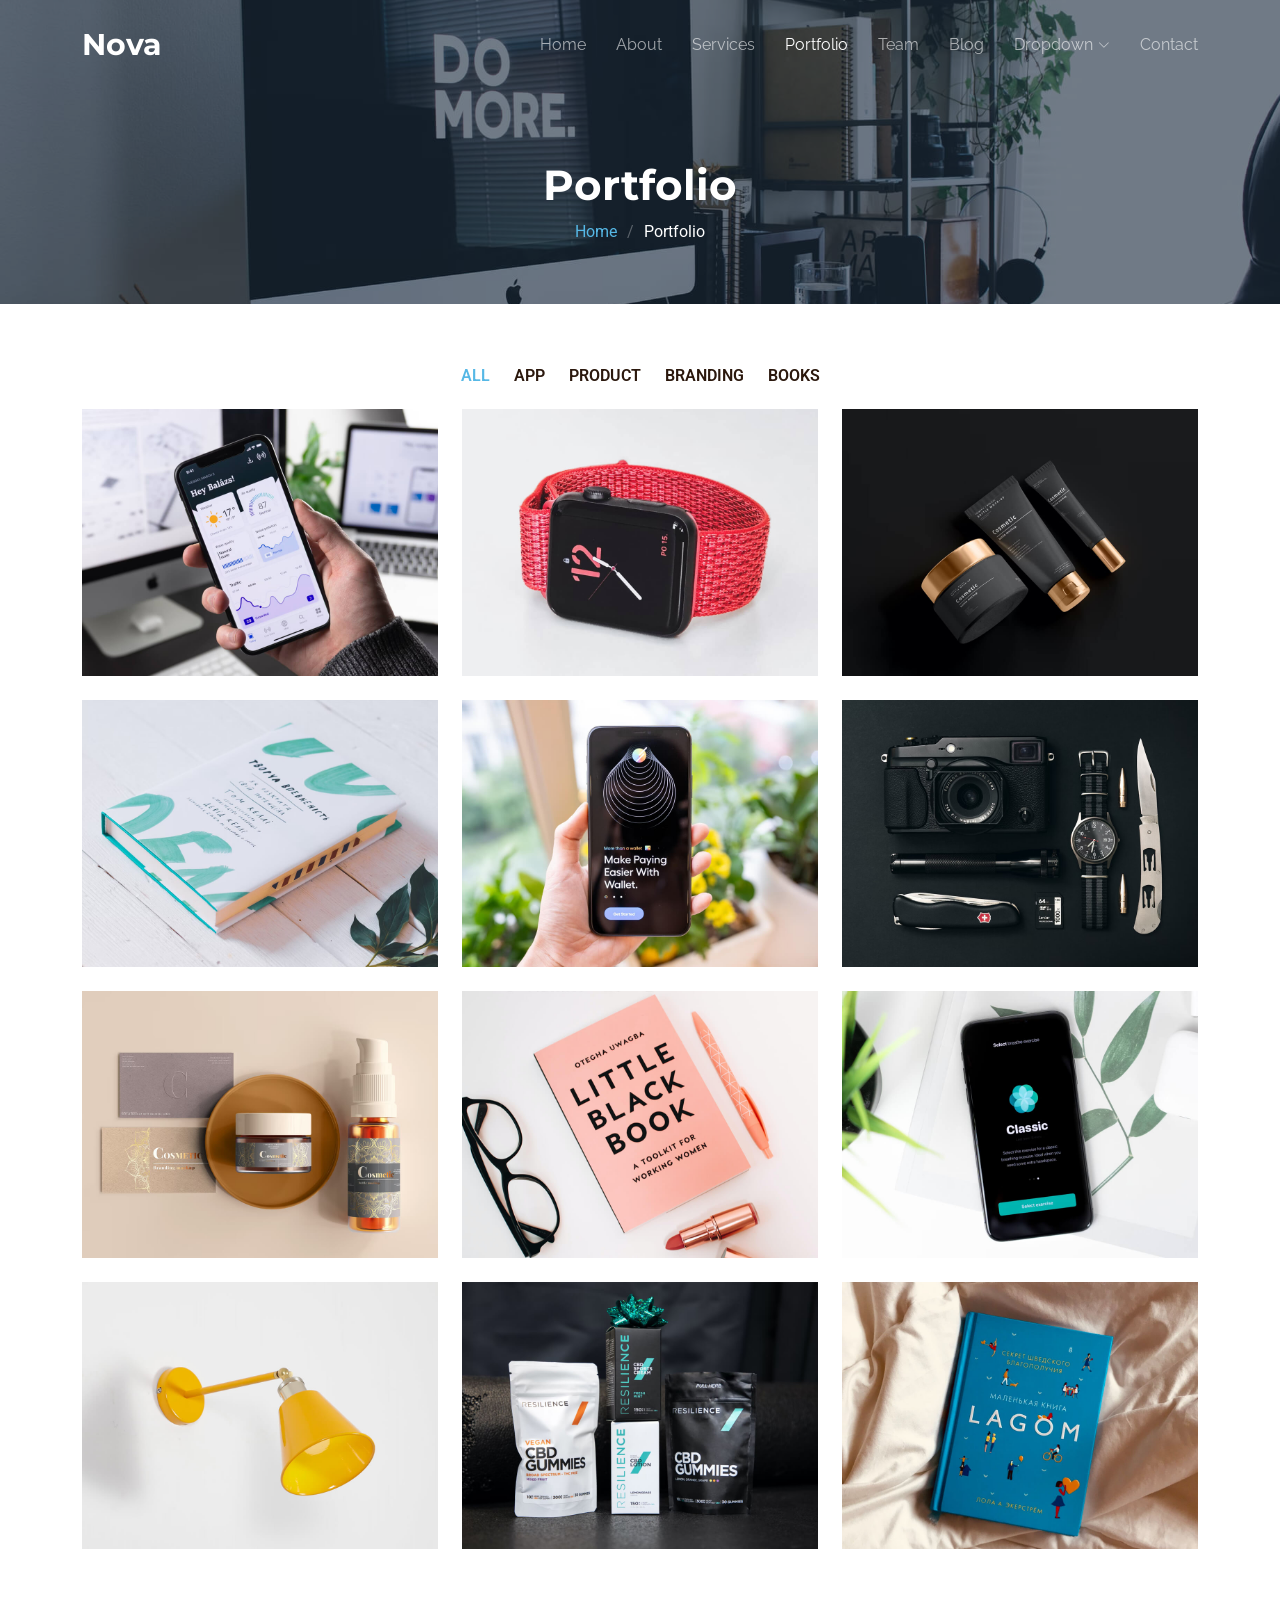
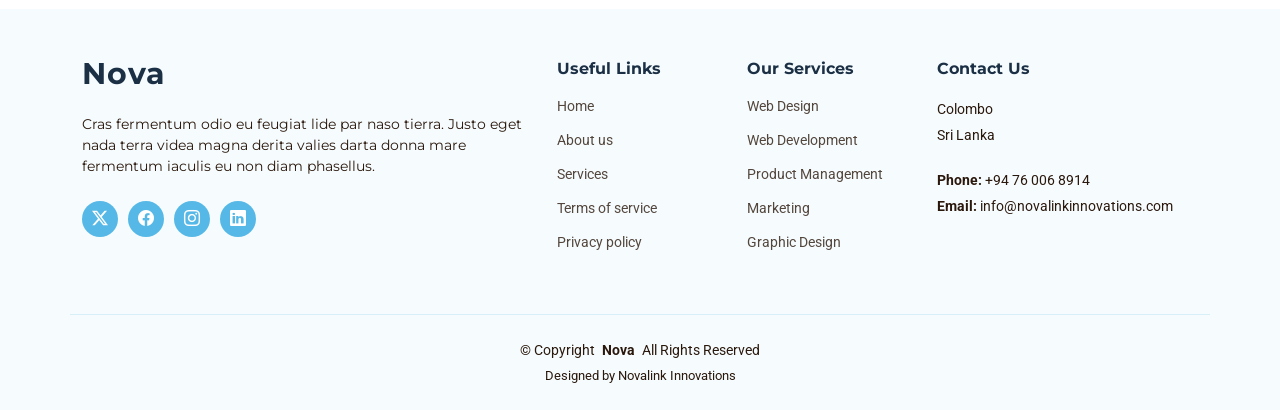
<file: Nova/portfolio.html>
<!DOCTYPE html>
<html lang="en">

<head>
  <meta charset="utf-8">
  <meta content="width=device-width, initial-scale=1.0" name="viewport">
  <title>Portfolio - Nova Bootstrap Template</title>
  <meta name="description" content="">
  <meta name="keywords" content="">

  <!-- Favicons -->
  <link href="assets/img/favicon.png" rel="icon">
  <link href="assets/img/apple-touch-icon.png" rel="apple-touch-icon">

  <!-- Fonts -->
  <link href="https://fonts.googleapis.com" rel="preconnect">
  <link href="https://fonts.gstatic.com" rel="preconnect" crossorigin>
  <link href="https://fonts.googleapis.com/css2?family=Roboto:ital,wght@0,100;0,300;0,400;0,500;0,700;0,900;1,100;1,300;1,400;1,500;1,700;1,900&family=Montserrat:ital,wght@0,100;0,200;0,300;0,400;0,500;0,600;0,700;0,800;0,900;1,100;1,200;1,300;1,400;1,500;1,600;1,700;1,800;1,900&family=Raleway:ital,wght@0,100;0,200;0,300;0,400;0,500;0,600;0,700;0,800;0,900;1,100;1,200;1,300;1,400;1,500;1,600;1,700;1,800;1,900&display=swap" rel="stylesheet">

  <!-- Vendor CSS Files -->
  <link href="assets/vendor/bootstrap/css/bootstrap.min.css" rel="stylesheet">
  <link href="assets/vendor/bootstrap-icons/bootstrap-icons.css" rel="stylesheet">
  <link href="assets/vendor/aos/aos.css" rel="stylesheet">
  <link href="assets/vendor/glightbox/css/glightbox.min.css" rel="stylesheet">
  <link href="assets/vendor/swiper/swiper-bundle.min.css" rel="stylesheet">

  <!-- Main CSS File -->
  <link href="assets/css/main.css" rel="stylesheet">

  <!-- =======================================================
  * Template Name: Nova
  * Template URL: https://bootstrapmade.com/nova-bootstrap-business-template/
  * Updated: Aug 07 2024 with Bootstrap v5.3.3
  * Author: BootstrapMade.com
  * License: https://bootstrapmade.com/license/
  ======================================================== -->
</head>

<body class="portfolio-page">

  <header id="header" class="header d-flex align-items-center fixed-top">
    <div class="container-fluid container-xl position-relative d-flex align-items-center justify-content-between">

      <a href="index.html" class="logo d-flex align-items-center">
        <!-- Uncomment the line below if you also wish to use an image logo -->
        <!-- <img src="assets/img/logo.png" alt=""> -->
        <h1 class="sitename">Nova</h1>
      </a>

      <nav id="navmenu" class="navmenu">
        <ul>
          <li><a href="index.html">Home<br></a></li>
          <li><a href="about.html">About</a></li>
          <li><a href="services.html">Services</a></li>
          <li><a href="portfolio.html" class="active">Portfolio</a></li>
          <li><a href="team.html">Team</a></li>
          <li><a href="blog.html">Blog</a></li>
          <li class="dropdown"><a href="#"><span>Dropdown</span> <i class="bi bi-chevron-down toggle-dropdown"></i></a>
            <ul>
              <li><a href="#">Dropdown 1</a></li>
              <li class="dropdown"><a href="#"><span>Deep Dropdown</span> <i class="bi bi-chevron-down toggle-dropdown"></i></a>
                <ul>
                  <li><a href="#">Deep Dropdown 1</a></li>
                  <li><a href="#">Deep Dropdown 2</a></li>
                  <li><a href="#">Deep Dropdown 3</a></li>
                  <li><a href="#">Deep Dropdown 4</a></li>
                  <li><a href="#">Deep Dropdown 5</a></li>
                </ul>
              </li>
              <li><a href="#">Dropdown 2</a></li>
              <li><a href="#">Dropdown 3</a></li>
              <li><a href="#">Dropdown 4</a></li>
            </ul>
          </li>
          <li><a href="contact.html">Contact</a></li>
        </ul>
        <i class="mobile-nav-toggle d-xl-none bi bi-list"></i>
      </nav>

    </div>
  </header>

  <main class="main">

    <!-- Page Title -->
    <div class="page-title dark-background" data-aos="fade" style="background-image: url(assets/img/portfolio-page-title-bg.jpg);">
      <div class="container">
        <h1>Portfolio</h1>
        <nav class="breadcrumbs">
          <ol>
            <li><a href="index.html">Home</a></li>
            <li class="current">Portfolio</li>
          </ol>
        </nav>
      </div>
    </div><!-- End Page Title -->

    <!-- Portfolio Section -->
    <section id="portfolio" class="portfolio section">

      <div class="container">

        <div class="isotope-layout" data-default-filter="*" data-layout="masonry" data-sort="original-order">

          <ul class="portfolio-filters isotope-filters" data-aos="fade-up" data-aos-delay="100">
            <li data-filter="*" class="filter-active">All</li>
            <li data-filter=".filter-app">App</li>
            <li data-filter=".filter-product">Product</li>
            <li data-filter=".filter-branding">Branding</li>
            <li data-filter=".filter-books">Books</li>
          </ul><!-- End Portfolio Filters -->

          <div class="row gy-4 isotope-container" data-aos="fade-up" data-aos-delay="200">

            <div class="col-lg-4 col-md-6 portfolio-item isotope-item filter-app">
              <img src="assets/img/portfolio/app-1.jpg" class="img-fluid" alt="">
              <div class="portfolio-info">
                <h4>App 1</h4>
                <p>Lorem ipsum, dolor sit amet consectetur</p>
                <a href="assets/img/portfolio/app-1.jpg" title="App 1" data-gallery="portfolio-gallery-app" class="glightbox preview-link"><i class="bi bi-zoom-in"></i></a>
                <a href="portfolio-details.html" title="More Details" class="details-link"><i class="bi bi-link-45deg"></i></a>
              </div>
            </div><!-- End Portfolio Item -->

            <div class="col-lg-4 col-md-6 portfolio-item isotope-item filter-product">
              <img src="assets/img/portfolio/product-1.jpg" class="img-fluid" alt="">
              <div class="portfolio-info">
                <h4>Product 1</h4>
                <p>Lorem ipsum, dolor sit amet consectetur</p>
                <a href="assets/img/portfolio/product-1.jpg" title="Product 1" data-gallery="portfolio-gallery-product" class="glightbox preview-link"><i class="bi bi-zoom-in"></i></a>
                <a href="portfolio-details.html" title="More Details" class="details-link"><i class="bi bi-link-45deg"></i></a>
              </div>
            </div><!-- End Portfolio Item -->

            <div class="col-lg-4 col-md-6 portfolio-item isotope-item filter-branding">
              <img src="assets/img/portfolio/branding-1.jpg" class="img-fluid" alt="">
              <div class="portfolio-info">
                <h4>Branding 1</h4>
                <p>Lorem ipsum, dolor sit amet consectetur</p>
                <a href="assets/img/portfolio/branding-1.jpg" title="Branding 1" data-gallery="portfolio-gallery-branding" class="glightbox preview-link"><i class="bi bi-zoom-in"></i></a>
                <a href="portfolio-details.html" title="More Details" class="details-link"><i class="bi bi-link-45deg"></i></a>
              </div>
            </div><!-- End Portfolio Item -->

            <div class="col-lg-4 col-md-6 portfolio-item isotope-item filter-books">
              <img src="assets/img/portfolio/books-1.jpg" class="img-fluid" alt="">
              <div class="portfolio-info">
                <h4>Books 1</h4>
                <p>Lorem ipsum, dolor sit amet consectetur</p>
                <a href="assets/img/portfolio/books-1.jpg" title="Branding 1" data-gallery="portfolio-gallery-book" class="glightbox preview-link"><i class="bi bi-zoom-in"></i></a>
                <a href="portfolio-details.html" title="More Details" class="details-link"><i class="bi bi-link-45deg"></i></a>
              </div>
            </div><!-- End Portfolio Item -->

            <div class="col-lg-4 col-md-6 portfolio-item isotope-item filter-app">
              <img src="assets/img/portfolio/app-2.jpg" class="img-fluid" alt="">
              <div class="portfolio-info">
                <h4>App 2</h4>
                <p>Lorem ipsum, dolor sit amet consectetur</p>
                <a href="assets/img/portfolio/app-2.jpg" title="App 2" data-gallery="portfolio-gallery-app" class="glightbox preview-link"><i class="bi bi-zoom-in"></i></a>
                <a href="portfolio-details.html" title="More Details" class="details-link"><i class="bi bi-link-45deg"></i></a>
              </div>
            </div><!-- End Portfolio Item -->

            <div class="col-lg-4 col-md-6 portfolio-item isotope-item filter-product">
              <img src="assets/img/portfolio/product-2.jpg" class="img-fluid" alt="">
              <div class="portfolio-info">
                <h4>Product 2</h4>
                <p>Lorem ipsum, dolor sit amet consectetur</p>
                <a href="assets/img/portfolio/product-2.jpg" title="Product 2" data-gallery="portfolio-gallery-product" class="glightbox preview-link"><i class="bi bi-zoom-in"></i></a>
                <a href="portfolio-details.html" title="More Details" class="details-link"><i class="bi bi-link-45deg"></i></a>
              </div>
            </div><!-- End Portfolio Item -->

            <div class="col-lg-4 col-md-6 portfolio-item isotope-item filter-branding">
              <img src="assets/img/portfolio/branding-2.jpg" class="img-fluid" alt="">
              <div class="portfolio-info">
                <h4>Branding 2</h4>
                <p>Lorem ipsum, dolor sit amet consectetur</p>
                <a href="assets/img/portfolio/branding-2.jpg" title="Branding 2" data-gallery="portfolio-gallery-branding" class="glightbox preview-link"><i class="bi bi-zoom-in"></i></a>
                <a href="portfolio-details.html" title="More Details" class="details-link"><i class="bi bi-link-45deg"></i></a>
              </div>
            </div><!-- End Portfolio Item -->

            <div class="col-lg-4 col-md-6 portfolio-item isotope-item filter-books">
              <img src="assets/img/portfolio/books-2.jpg" class="img-fluid" alt="">
              <div class="portfolio-info">
                <h4>Books 2</h4>
                <p>Lorem ipsum, dolor sit amet consectetur</p>
                <a href="assets/img/portfolio/books-2.jpg" title="Branding 2" data-gallery="portfolio-gallery-book" class="glightbox preview-link"><i class="bi bi-zoom-in"></i></a>
                <a href="portfolio-details.html" title="More Details" class="details-link"><i class="bi bi-link-45deg"></i></a>
              </div>
            </div><!-- End Portfolio Item -->

            <div class="col-lg-4 col-md-6 portfolio-item isotope-item filter-app">
              <img src="assets/img/portfolio/app-3.jpg" class="img-fluid" alt="">
              <div class="portfolio-info">
                <h4>App 3</h4>
                <p>Lorem ipsum, dolor sit amet consectetur</p>
                <a href="assets/img/portfolio/app-3.jpg" title="App 3" data-gallery="portfolio-gallery-app" class="glightbox preview-link"><i class="bi bi-zoom-in"></i></a>
                <a href="portfolio-details.html" title="More Details" class="details-link"><i class="bi bi-link-45deg"></i></a>
              </div>
            </div><!-- End Portfolio Item -->

            <div class="col-lg-4 col-md-6 portfolio-item isotope-item filter-product">
              <img src="assets/img/portfolio/product-3.jpg" class="img-fluid" alt="">
              <div class="portfolio-info">
                <h4>Product 3</h4>
                <p>Lorem ipsum, dolor sit amet consectetur</p>
                <a href="assets/img/portfolio/product-3.jpg" title="Product 3" data-gallery="portfolio-gallery-product" class="glightbox preview-link"><i class="bi bi-zoom-in"></i></a>
                <a href="portfolio-details.html" title="More Details" class="details-link"><i class="bi bi-link-45deg"></i></a>
              </div>
            </div><!-- End Portfolio Item -->

            <div class="col-lg-4 col-md-6 portfolio-item isotope-item filter-branding">
              <img src="assets/img/portfolio/branding-3.jpg" class="img-fluid" alt="">
              <div class="portfolio-info">
                <h4>Branding 3</h4>
                <p>Lorem ipsum, dolor sit amet consectetur</p>
                <a href="assets/img/portfolio/branding-3.jpg" title="Branding 2" data-gallery="portfolio-gallery-branding" class="glightbox preview-link"><i class="bi bi-zoom-in"></i></a>
                <a href="portfolio-details.html" title="More Details" class="details-link"><i class="bi bi-link-45deg"></i></a>
              </div>
            </div><!-- End Portfolio Item -->

            <div class="col-lg-4 col-md-6 portfolio-item isotope-item filter-books">
              <img src="assets/img/portfolio/books-3.jpg" class="img-fluid" alt="">
              <div class="portfolio-info">
                <h4>Books 3</h4>
                <p>Lorem ipsum, dolor sit amet consectetur</p>
                <a href="assets/img/portfolio/books-3.jpg" title="Branding 3" data-gallery="portfolio-gallery-book" class="glightbox preview-link"><i class="bi bi-zoom-in"></i></a>
                <a href="portfolio-details.html" title="More Details" class="details-link"><i class="bi bi-link-45deg"></i></a>
              </div>
            </div><!-- End Portfolio Item -->

          </div><!-- End Portfolio Container -->

        </div>

      </div>

    </section><!-- /Portfolio Section -->

  </main>

  <footer id="footer" class="footer light-background">

    <div class="footer-top">
      <div class="container">
        <div class="row gy-4">
          <div class="col-lg-5 col-md-12 footer-about">
            <a href="index.html" class="logo d-flex align-items-center">
              <span class="sitename">Nova</span>
            </a>
            <p>Cras fermentum odio eu feugiat lide par naso tierra. Justo eget nada terra videa magna derita valies darta donna mare fermentum iaculis eu non diam phasellus.</p>
            <div class="social-links d-flex mt-4">
              <a href=""><i class="bi bi-twitter-x"></i></a>
              <a href=""><i class="bi bi-facebook"></i></a>
              <a href=""><i class="bi bi-instagram"></i></a>
              <a href=""><i class="bi bi-linkedin"></i></a>
            </div>
          </div>

          <div class="col-lg-2 col-6 footer-links">
            <h4>Useful Links</h4>
            <ul>
              <li><a href="#">Home</a></li>
              <li><a href="#">About us</a></li>
              <li><a href="#">Services</a></li>
              <li><a href="#">Terms of service</a></li>
              <li><a href="#">Privacy policy</a></li>
            </ul>
          </div>

          <div class="col-lg-2 col-6 footer-links">
            <h4>Our Services</h4>
            <ul>
              <li><a href="#">Web Design</a></li>
              <li><a href="#">Web Development</a></li>
              <li><a href="#">Product Management</a></li>
              <li><a href="#">Marketing</a></li>
              <li><a href="#">Graphic Design</a></li>
            </ul>
          </div>

          <div class="col-lg-3 col-md-12 footer-contact text-center text-md-start">
            <h4>Contact Us</h4>
            <p>Colombo</p>
            <p>Sri Lanka</p>
            <p class="mt-4"><strong>Phone:</strong> <span>+94 76 006 8914</span></p>
            <p><strong>Email:</strong> <span>info@novalinkinnovations.com</span></p>
          </div>

        </div>
      </div>
    </div>

    <div class="container copyright text-center">
      <p>© <span>Copyright</span> <strong class="px-1 sitename">Nova</strong> <span>All Rights Reserved</span></p>
      <div class="credits">
        <!-- All the links in the footer should remain intact. -->
        <!-- You can delete the links only if you've purchased the pro version. -->
        <!-- Licensing information: https://bootstrapmade.com/license/ -->
        <!-- Purchase the pro version with working PHP/AJAX contact form: [buy-url] -->
        Designed by Novalink Innovations </a>
      </div>
    </div>

  </footer>

  <!-- Scroll Top -->
  <a href="#" id="scroll-top" class="scroll-top d-flex align-items-center justify-content-center"><i class="bi bi-arrow-up-short"></i></a>

  <!-- Preloader -->
  <div id="preloader"></div>

  <!-- Vendor JS Files -->
  <script src="assets/vendor/bootstrap/js/bootstrap.bundle.min.js"></script>
  <script src="assets/vendor/php-email-form/validate.js"></script>
  <script src="assets/vendor/aos/aos.js"></script>
  <script src="assets/vendor/glightbox/js/glightbox.min.js"></script>
  <script src="assets/vendor/swiper/swiper-bundle.min.js"></script>
  <script src="assets/vendor/imagesloaded/imagesloaded.pkgd.min.js"></script>
  <script src="assets/vendor/isotope-layout/isotope.pkgd.min.js"></script>

  <!-- Main JS File -->
  <script src="assets/js/main.js"></script>

</body>

</html>
</file>
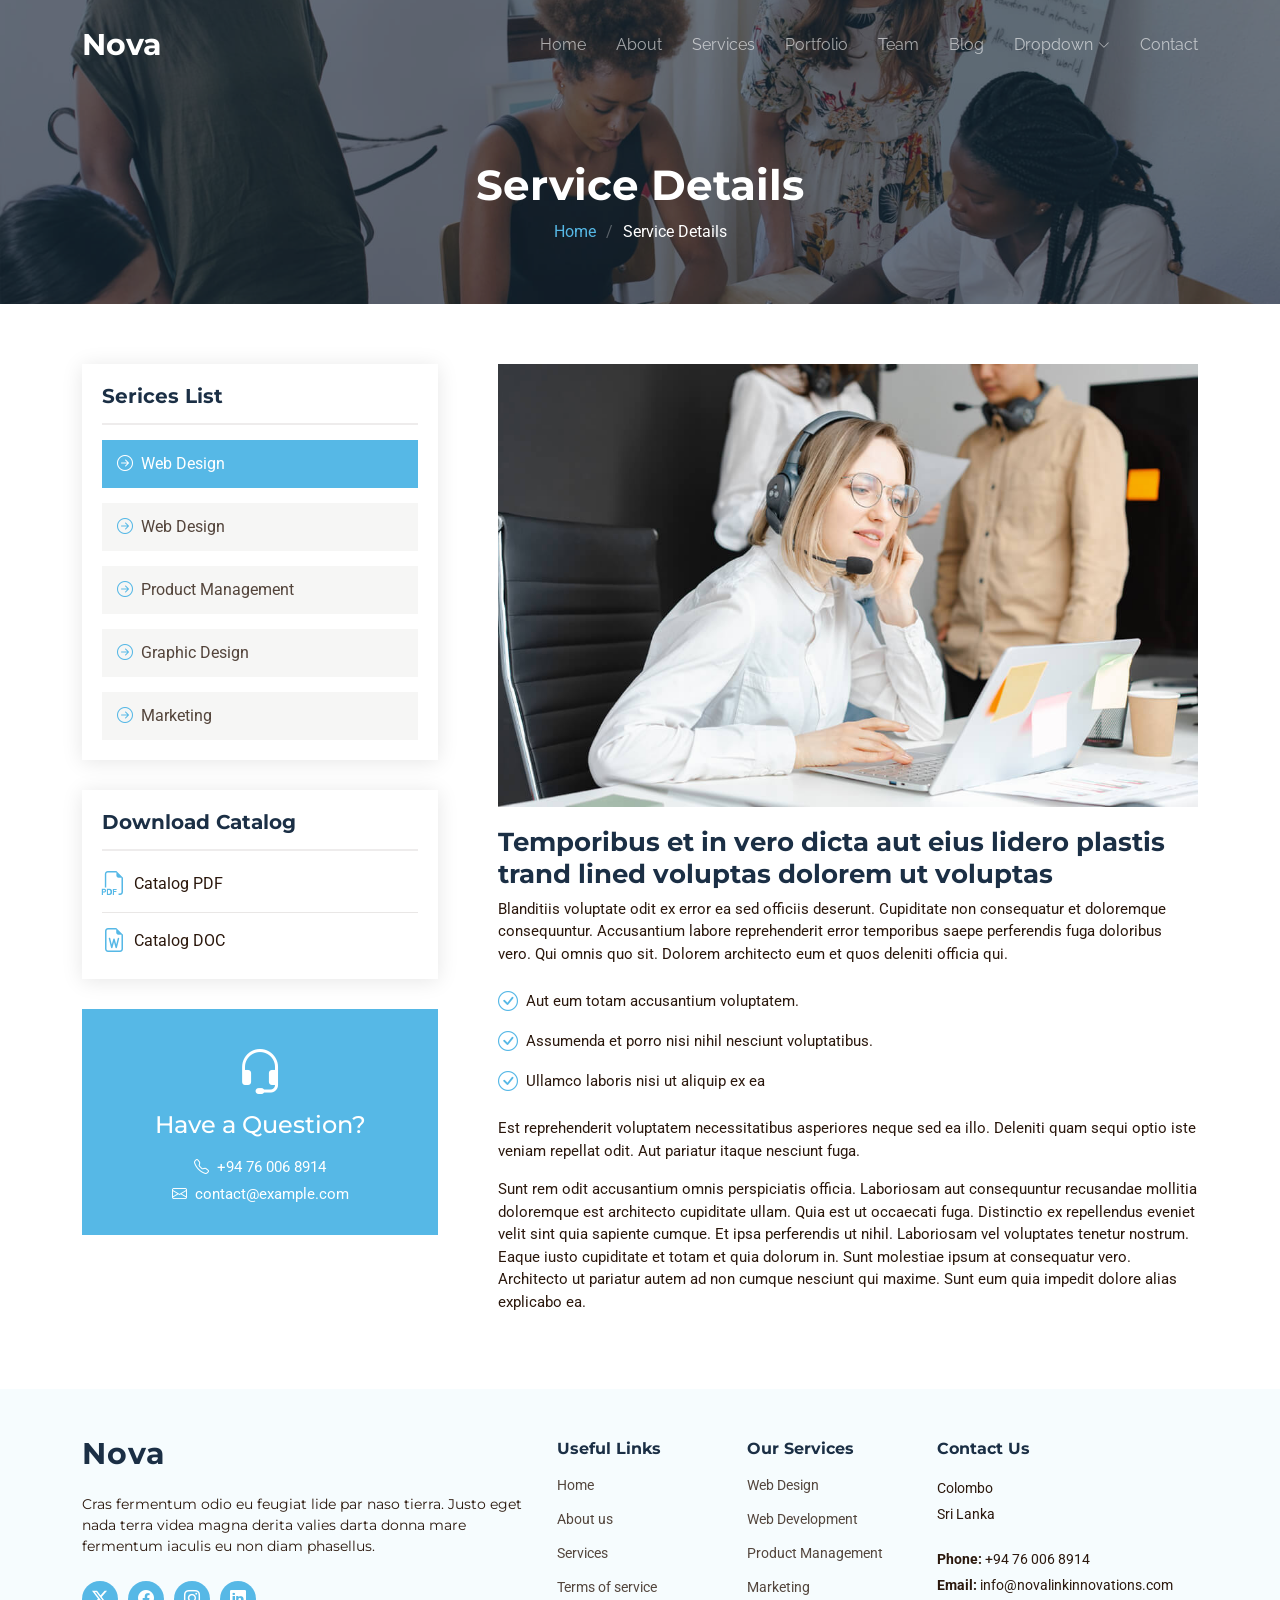
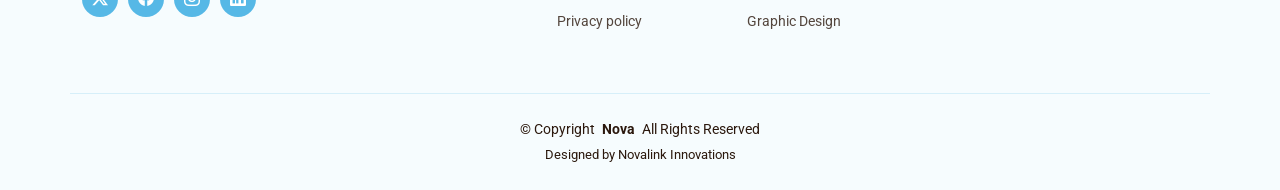
<file: Nova/service-details.html>
<!DOCTYPE html>
<html lang="en">

<head>
  <meta charset="utf-8">
  <meta content="width=device-width, initial-scale=1.0" name="viewport">
  <title>Service Details - Nova Bootstrap Template</title>
  <meta name="description" content="">
  <meta name="keywords" content="">

  <!-- Favicons -->
  <link href="assets/img/favicon.png" rel="icon">
  <link href="assets/img/apple-touch-icon.png" rel="apple-touch-icon">

  <!-- Fonts -->
  <link href="https://fonts.googleapis.com" rel="preconnect">
  <link href="https://fonts.gstatic.com" rel="preconnect" crossorigin>
  <link href="https://fonts.googleapis.com/css2?family=Roboto:ital,wght@0,100;0,300;0,400;0,500;0,700;0,900;1,100;1,300;1,400;1,500;1,700;1,900&family=Montserrat:ital,wght@0,100;0,200;0,300;0,400;0,500;0,600;0,700;0,800;0,900;1,100;1,200;1,300;1,400;1,500;1,600;1,700;1,800;1,900&family=Raleway:ital,wght@0,100;0,200;0,300;0,400;0,500;0,600;0,700;0,800;0,900;1,100;1,200;1,300;1,400;1,500;1,600;1,700;1,800;1,900&display=swap" rel="stylesheet">

  <!-- Vendor CSS Files -->
  <link href="assets/vendor/bootstrap/css/bootstrap.min.css" rel="stylesheet">
  <link href="assets/vendor/bootstrap-icons/bootstrap-icons.css" rel="stylesheet">
  <link href="assets/vendor/aos/aos.css" rel="stylesheet">
  <link href="assets/vendor/glightbox/css/glightbox.min.css" rel="stylesheet">
  <link href="assets/vendor/swiper/swiper-bundle.min.css" rel="stylesheet">

  <!-- Main CSS File -->
  <link href="assets/css/main.css" rel="stylesheet">

  <!-- =======================================================
  * Template Name: Nova
  * Template URL: https://bootstrapmade.com/nova-bootstrap-business-template/
  * Updated: Aug 07 2024 with Bootstrap v5.3.3
  * Author: BootstrapMade.com
  * License: https://bootstrapmade.com/license/
  ======================================================== -->
</head>

<body class="service-details-page">

  <header id="header" class="header d-flex align-items-center fixed-top">
    <div class="container-fluid container-xl position-relative d-flex align-items-center justify-content-between">

      <a href="index.html" class="logo d-flex align-items-center">
        <!-- Uncomment the line below if you also wish to use an image logo -->
        <!-- <img src="assets/img/logo.png" alt=""> -->
        <h1 class="sitename">Nova</h1>
      </a>

      <nav id="navmenu" class="navmenu">
        <ul>
          <li><a href="index.html">Home<br></a></li>
          <li><a href="about.html">About</a></li>
          <li><a href="services.html">Services</a></li>
          <li><a href="portfolio.html">Portfolio</a></li>
          <li><a href="team.html">Team</a></li>
          <li><a href="blog.html">Blog</a></li>
          <li class="dropdown"><a href="#"><span>Dropdown</span> <i class="bi bi-chevron-down toggle-dropdown"></i></a>
            <ul>
              <li><a href="#">Dropdown 1</a></li>
              <li class="dropdown"><a href="#"><span>Deep Dropdown</span> <i class="bi bi-chevron-down toggle-dropdown"></i></a>
                <ul>
                  <li><a href="#">Deep Dropdown 1</a></li>
                  <li><a href="#">Deep Dropdown 2</a></li>
                  <li><a href="#">Deep Dropdown 3</a></li>
                  <li><a href="#">Deep Dropdown 4</a></li>
                  <li><a href="#">Deep Dropdown 5</a></li>
                </ul>
              </li>
              <li><a href="#">Dropdown 2</a></li>
              <li><a href="#">Dropdown 3</a></li>
              <li><a href="#">Dropdown 4</a></li>
            </ul>
          </li>
          <li><a href="contact.html">Contact</a></li>
        </ul>
        <i class="mobile-nav-toggle d-xl-none bi bi-list"></i>
      </nav>

    </div>
  </header>

  <main class="main">

    <!-- Page Title -->
    <div class="page-title dark-background" data-aos="fade" style="background-image: url(assets/img/services-page-title-bg.jpg);">
      <div class="container">
        <h1>Service Details</h1>
        <nav class="breadcrumbs">
          <ol>
            <li><a href="index.html">Home</a></li>
            <li class="current">Service Details</li>
          </ol>
        </nav>
      </div>
    </div><!-- End Page Title -->

    <!-- Service Details Section -->
    <section id="service-details" class="service-details section">

      <div class="container">

        <div class="row gy-5">

          <div class="col-lg-4" data-aos="fade-up" data-aos-delay="100">

            <div class="service-box">
              <h4>Serices List</h4>
              <div class="services-list">
                <a href="#" class="active"><i class="bi bi-arrow-right-circle"></i><span>Web Design</span></a>
                <a href="#"><i class="bi bi-arrow-right-circle"></i><span>Web Design</span></a>
                <a href="#"><i class="bi bi-arrow-right-circle"></i><span>Product Management</span></a>
                <a href="#"><i class="bi bi-arrow-right-circle"></i><span>Graphic Design</span></a>
                <a href="#"><i class="bi bi-arrow-right-circle"></i><span>Marketing</span></a>
              </div>
            </div><!-- End Services List -->

            <div class="service-box">
              <h4>Download Catalog</h4>
              <div class="download-catalog">
                <a href="#"><i class="bi bi-filetype-pdf"></i><span>Catalog PDF</span></a>
                <a href="#"><i class="bi bi-file-earmark-word"></i><span>Catalog DOC</span></a>
              </div>
            </div><!-- End Services List -->

            <div class="help-box d-flex flex-column justify-content-center align-items-center">
              <i class="bi bi-headset help-icon"></i>
              <h4>Have a Question?</h4>
              <p class="d-flex align-items-center mt-2 mb-0"><i class="bi bi-telephone me-2"></i> <span>+94 76 006 8914</span></p>
              <p class="d-flex align-items-center mt-1 mb-0"><i class="bi bi-envelope me-2"></i> <a href="mailto:contact@example.com">contact@example.com</a></p>
            </div>

          </div>

          <div class="col-lg-8 ps-lg-5" data-aos="fade-up" data-aos-delay="200">
            <img src="assets/img/services.jpg" alt="" class="img-fluid services-img">
            <h3>Temporibus et in vero dicta aut eius lidero plastis trand lined voluptas dolorem ut voluptas</h3>
            <p>
              Blanditiis voluptate odit ex error ea sed officiis deserunt. Cupiditate non consequatur et doloremque consequuntur. Accusantium labore reprehenderit error temporibus saepe perferendis fuga doloribus vero. Qui omnis quo sit. Dolorem architecto eum et quos deleniti officia qui.
            </p>
            <ul>
              <li><i class="bi bi-check-circle"></i> <span>Aut eum totam accusantium voluptatem.</span></li>
              <li><i class="bi bi-check-circle"></i> <span>Assumenda et porro nisi nihil nesciunt voluptatibus.</span></li>
              <li><i class="bi bi-check-circle"></i> <span>Ullamco laboris nisi ut aliquip ex ea</span></li>
            </ul>
            <p>
              Est reprehenderit voluptatem necessitatibus asperiores neque sed ea illo. Deleniti quam sequi optio iste veniam repellat odit. Aut pariatur itaque nesciunt fuga.
            </p>
            <p>
              Sunt rem odit accusantium omnis perspiciatis officia. Laboriosam aut consequuntur recusandae mollitia doloremque est architecto cupiditate ullam. Quia est ut occaecati fuga. Distinctio ex repellendus eveniet velit sint quia sapiente cumque. Et ipsa perferendis ut nihil. Laboriosam vel voluptates tenetur nostrum. Eaque iusto cupiditate et totam et quia dolorum in. Sunt molestiae ipsum at consequatur vero. Architecto ut pariatur autem ad non cumque nesciunt qui maxime. Sunt eum quia impedit dolore alias explicabo ea.
            </p>
          </div>

        </div>

      </div>

    </section><!-- /Service Details Section -->

  </main>

  <footer id="footer" class="footer light-background">

    <div class="footer-top">
      <div class="container">
        <div class="row gy-4">
          <div class="col-lg-5 col-md-12 footer-about">
            <a href="index.html" class="logo d-flex align-items-center">
              <span class="sitename">Nova</span>
            </a>
            <p>Cras fermentum odio eu feugiat lide par naso tierra. Justo eget nada terra videa magna derita valies darta donna mare fermentum iaculis eu non diam phasellus.</p>
            <div class="social-links d-flex mt-4">
              <a href=""><i class="bi bi-twitter-x"></i></a>
              <a href=""><i class="bi bi-facebook"></i></a>
              <a href=""><i class="bi bi-instagram"></i></a>
              <a href=""><i class="bi bi-linkedin"></i></a>
            </div>
          </div>

          <div class="col-lg-2 col-6 footer-links">
            <h4>Useful Links</h4>
            <ul>
              <li><a href="#">Home</a></li>
              <li><a href="#">About us</a></li>
              <li><a href="#">Services</a></li>
              <li><a href="#">Terms of service</a></li>
              <li><a href="#">Privacy policy</a></li>
            </ul>
          </div>

          <div class="col-lg-2 col-6 footer-links">
            <h4>Our Services</h4>
            <ul>
              <li><a href="#">Web Design</a></li>
              <li><a href="#">Web Development</a></li>
              <li><a href="#">Product Management</a></li>
              <li><a href="#">Marketing</a></li>
              <li><a href="#">Graphic Design</a></li>
            </ul>
          </div>

          <div class="col-lg-3 col-md-12 footer-contact text-center text-md-start">
            <h4>Contact Us</h4>
            <p>Colombo</p>
            <p>Sri Lanka</p>
           
            <p class="mt-4"><strong>Phone:</strong> <span>+94 76 006 8914</span></p>
            <p><strong>Email:</strong> <span>info@novalinkinnovations.com</span></p>
          </div>

        </div>
      </div>
    </div>

    <div class="container copyright text-center">
      <p>© <span>Copyright</span> <strong class="px-1 sitename">Nova</strong> <span>All Rights Reserved</span></p>
      <div class="credits">
        <!-- All the links in the footer should remain intact. -->
        <!-- You can delete the links only if you've purchased the pro version. -->
        <!-- Licensing information: https://bootstrapmade.com/license/ -->
        <!-- Purchase the pro version with working PHP/AJAX contact form: [buy-url] -->
        Designed by Novalink Innovations
      </div>
    </div>

  </footer>

  <!-- Scroll Top -->
  <a href="#" id="scroll-top" class="scroll-top d-flex align-items-center justify-content-center"><i class="bi bi-arrow-up-short"></i></a>

  <!-- Preloader -->
  <div id="preloader"></div>

  <!-- Vendor JS Files -->
  <script src="assets/vendor/bootstrap/js/bootstrap.bundle.min.js"></script>
  <script src="assets/vendor/php-email-form/validate.js"></script>
  <script src="assets/vendor/aos/aos.js"></script>
  <script src="assets/vendor/glightbox/js/glightbox.min.js"></script>
  <script src="assets/vendor/swiper/swiper-bundle.min.js"></script>
  <script src="assets/vendor/imagesloaded/imagesloaded.pkgd.min.js"></script>
  <script src="assets/vendor/isotope-layout/isotope.pkgd.min.js"></script>

  <!-- Main JS File -->
  <script src="assets/js/main.js"></script>

</body>

</html>
</file>
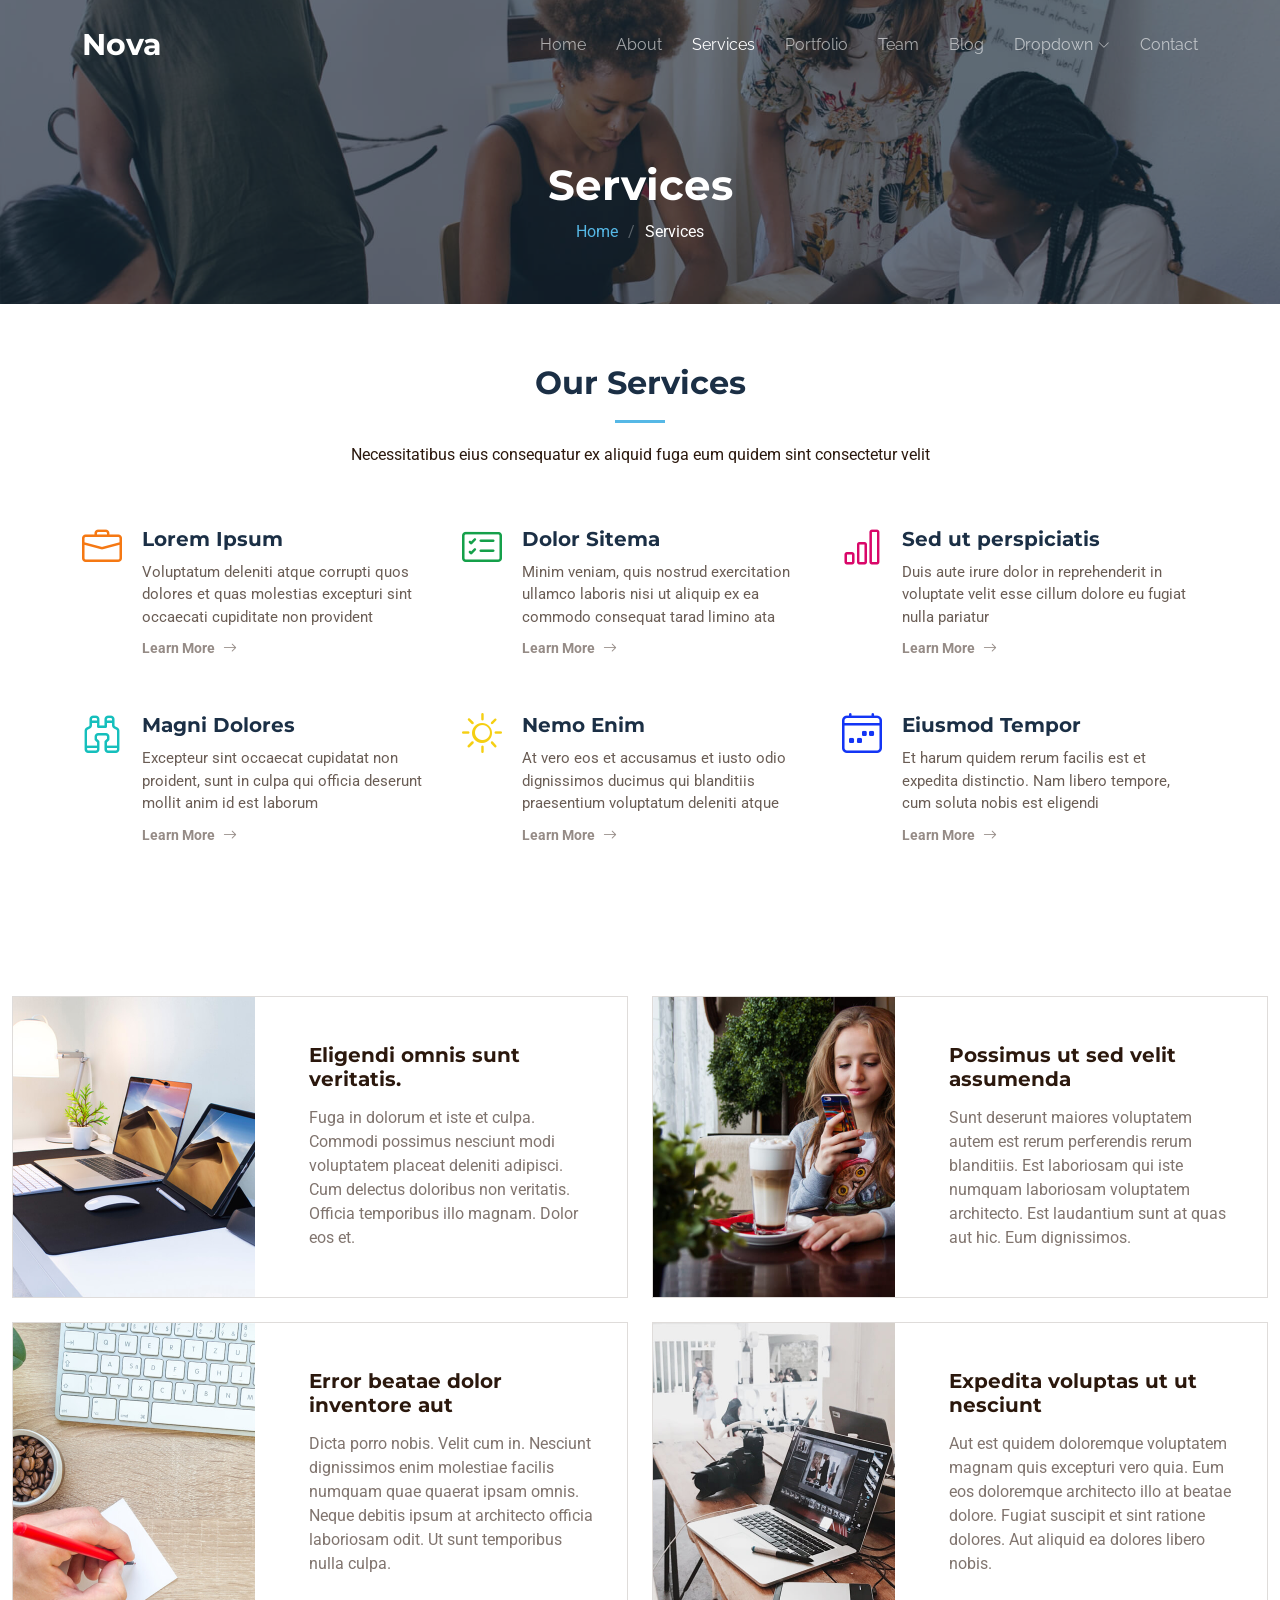
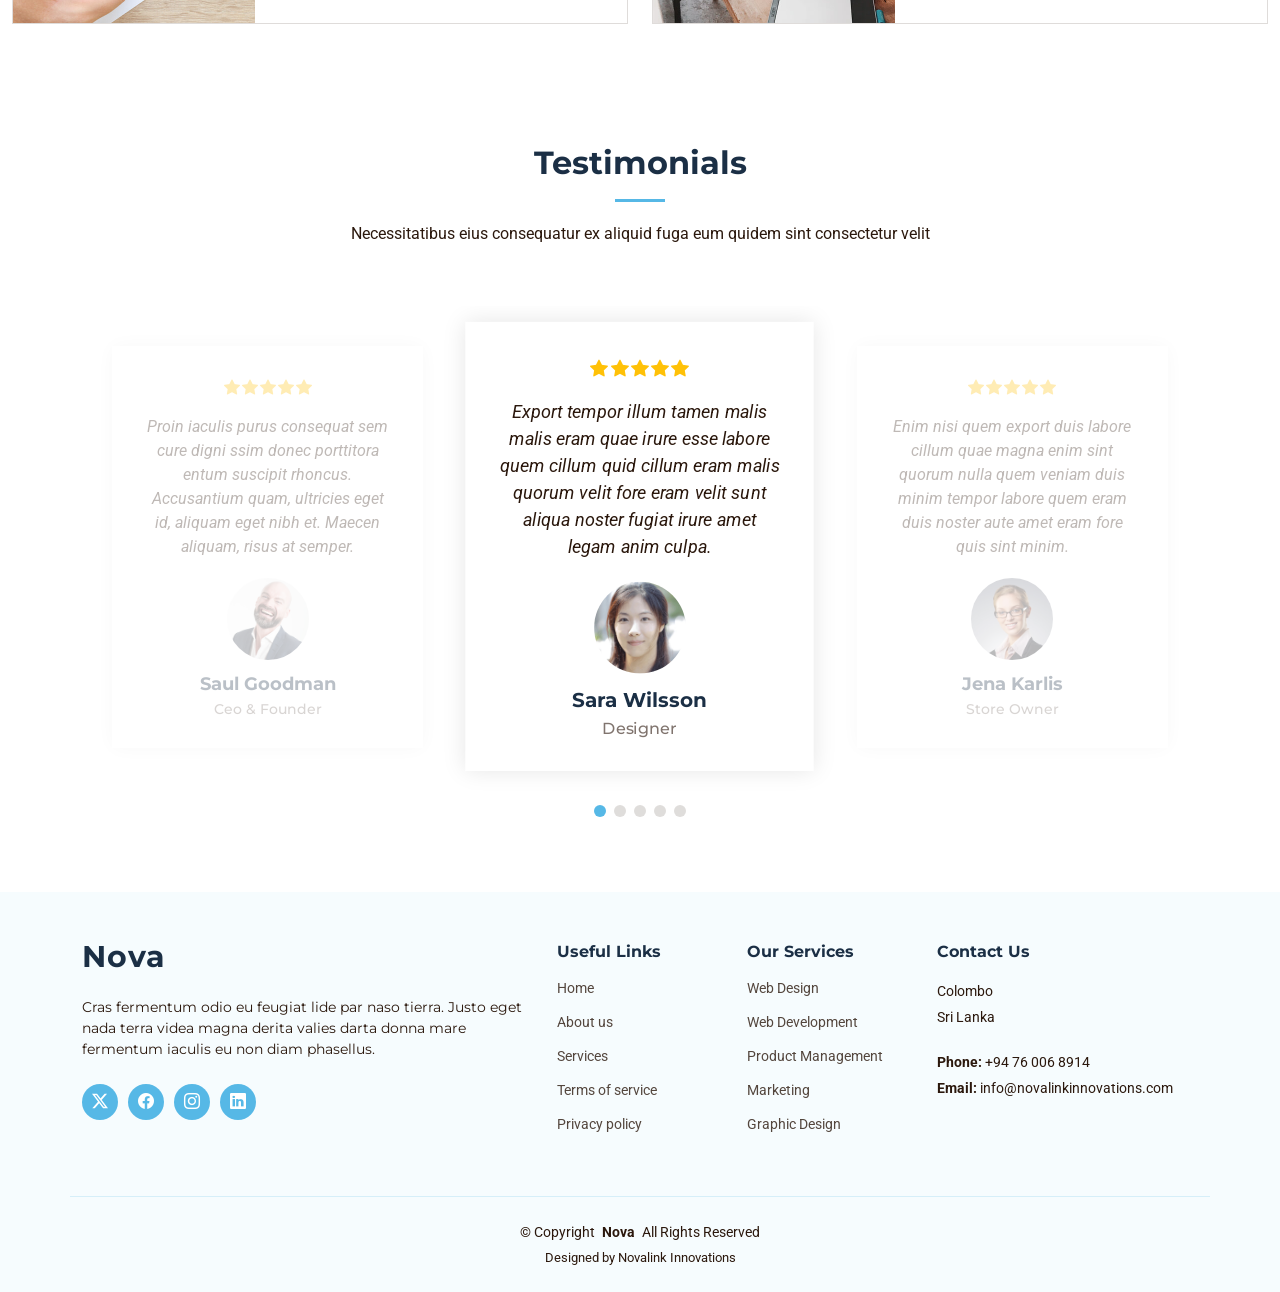
<file: Nova/services.html>
<!DOCTYPE html>
<html lang="en">

<head>
  <meta charset="utf-8">
  <meta content="width=device-width, initial-scale=1.0" name="viewport">
  <title>Services - Nova Bootstrap Template</title>
  <meta name="description" content="">
  <meta name="keywords" content="">

  <!-- Favicons -->
  <link href="assets/img/favicon.png" rel="icon">
  <link href="assets/img/apple-touch-icon.png" rel="apple-touch-icon">

  <!-- Fonts -->
  <link href="https://fonts.googleapis.com" rel="preconnect">
  <link href="https://fonts.gstatic.com" rel="preconnect" crossorigin>
  <link href="https://fonts.googleapis.com/css2?family=Roboto:ital,wght@0,100;0,300;0,400;0,500;0,700;0,900;1,100;1,300;1,400;1,500;1,700;1,900&family=Montserrat:ital,wght@0,100;0,200;0,300;0,400;0,500;0,600;0,700;0,800;0,900;1,100;1,200;1,300;1,400;1,500;1,600;1,700;1,800;1,900&family=Raleway:ital,wght@0,100;0,200;0,300;0,400;0,500;0,600;0,700;0,800;0,900;1,100;1,200;1,300;1,400;1,500;1,600;1,700;1,800;1,900&display=swap" rel="stylesheet">

  <!-- Vendor CSS Files -->
  <link href="assets/vendor/bootstrap/css/bootstrap.min.css" rel="stylesheet">
  <link href="assets/vendor/bootstrap-icons/bootstrap-icons.css" rel="stylesheet">
  <link href="assets/vendor/aos/aos.css" rel="stylesheet">
  <link href="assets/vendor/glightbox/css/glightbox.min.css" rel="stylesheet">
  <link href="assets/vendor/swiper/swiper-bundle.min.css" rel="stylesheet">

  <!-- Main CSS File -->
  <link href="assets/css/main.css" rel="stylesheet">

  <!-- =======================================================
  * Template Name: Nova
  * Template URL: https://bootstrapmade.com/nova-bootstrap-business-template/
  * Updated: Aug 07 2024 with Bootstrap v5.3.3
  * Author: BootstrapMade.com
  * License: https://bootstrapmade.com/license/
  ======================================================== -->
</head>

<body class="services-page">

  <header id="header" class="header d-flex align-items-center fixed-top">
    <div class="container-fluid container-xl position-relative d-flex align-items-center justify-content-between">

      <a href="index.html" class="logo d-flex align-items-center">
        <!-- Uncomment the line below if you also wish to use an image logo -->
        <!-- <img src="assets/img/logo.png" alt=""> -->
        <h1 class="sitename">Nova</h1>
      </a>

      <nav id="navmenu" class="navmenu">
        <ul>
          <li><a href="index.html">Home<br></a></li>
          <li><a href="about.html">About</a></li>
          <li><a href="services.html" class="active">Services</a></li>
          <li><a href="portfolio.html">Portfolio</a></li>
          <li><a href="team.html">Team</a></li>
          <li><a href="blog.html">Blog</a></li>
          <li class="dropdown"><a href="#"><span>Dropdown</span> <i class="bi bi-chevron-down toggle-dropdown"></i></a>
            <ul>
              <li><a href="#">Dropdown 1</a></li>
              <li class="dropdown"><a href="#"><span>Deep Dropdown</span> <i class="bi bi-chevron-down toggle-dropdown"></i></a>
                <ul>
                  <li><a href="#">Deep Dropdown 1</a></li>
                  <li><a href="#">Deep Dropdown 2</a></li>
                  <li><a href="#">Deep Dropdown 3</a></li>
                  <li><a href="#">Deep Dropdown 4</a></li>
                  <li><a href="#">Deep Dropdown 5</a></li>
                </ul>
              </li>
              <li><a href="#">Dropdown 2</a></li>
              <li><a href="#">Dropdown 3</a></li>
              <li><a href="#">Dropdown 4</a></li>
            </ul>
          </li>
          <li><a href="contact.html">Contact</a></li>
        </ul>
        <i class="mobile-nav-toggle d-xl-none bi bi-list"></i>
      </nav>

    </div>
  </header>

  <main class="main">

    <!-- Page Title -->
    <div class="page-title dark-background" data-aos="fade" style="background-image: url(assets/img/services-page-title-bg.jpg);">
      <div class="container">
        <h1>Services</h1>
        <nav class="breadcrumbs">
          <ol>
            <li><a href="index.html">Home</a></li>
            <li class="current">Services</li>
          </ol>
        </nav>
      </div>
    </div><!-- End Page Title -->

    <!-- Services Section -->
    <section id="services" class="services section">

      <!-- Section Title -->
      <div class="container section-title" data-aos="fade-up">
        <h2>Our Services</h2>
        <p>Necessitatibus eius consequatur ex aliquid fuga eum quidem sint consectetur velit</p>
      </div><!-- End Section Title -->

      <div class="container">

        <div class="row gy-4">

          <div class="col-lg-4 col-md-6 service-item d-flex" data-aos="fade-up" data-aos-delay="100">
            <div class="icon flex-shrink-0"><i class="bi bi-briefcase" style="color: #f57813;"></i></div>
            <div>
              <h4 class="title">Lorem Ipsum</h4>
              <p class="description">Voluptatum deleniti atque corrupti quos dolores et quas molestias excepturi sint occaecati cupiditate non provident</p>
              <a href="#" class="readmore stretched-link"><span>Learn More</span><i class="bi bi-arrow-right"></i></a>
            </div>
          </div>
          <!-- End Service Item -->

          <div class="col-lg-4 col-md-6 service-item d-flex" data-aos="fade-up" data-aos-delay="200">
            <div class="icon flex-shrink-0"><i class="bi bi-card-checklist" style="color: #15a04a;"></i></div>
            <div>
              <h4 class="title">Dolor Sitema</h4>
              <p class="description">Minim veniam, quis nostrud exercitation ullamco laboris nisi ut aliquip ex ea commodo consequat tarad limino ata</p>
              <a href="#" class="readmore stretched-link"><span>Learn More</span><i class="bi bi-arrow-right"></i></a>
            </div>
          </div><!-- End Service Item -->

          <div class="col-lg-4 col-md-6 service-item d-flex" data-aos="fade-up" data-aos-delay="300">
            <div class="icon flex-shrink-0"><i class="bi bi-bar-chart" style="color: #d90769;"></i></div>
            <div>
              <h4 class="title">Sed ut perspiciatis</h4>
              <p class="description">Duis aute irure dolor in reprehenderit in voluptate velit esse cillum dolore eu fugiat nulla pariatur</p>
              <a href="#" class="readmore stretched-link"><span>Learn More</span><i class="bi bi-arrow-right"></i></a>
            </div>
          </div><!-- End Service Item -->

          <div class="col-lg-4 col-md-6 service-item d-flex" data-aos="fade-up" data-aos-delay="400">
            <div class="icon flex-shrink-0"><i class="bi bi-binoculars" style="color: #15bfbc;"></i></div>
            <div>
              <h4 class="title">Magni Dolores</h4>
              <p class="description">Excepteur sint occaecat cupidatat non proident, sunt in culpa qui officia deserunt mollit anim id est laborum</p>
              <a href="#" class="readmore stretched-link"><span>Learn More</span><i class="bi bi-arrow-right"></i></a>
            </div>
          </div><!-- End Service Item -->

          <div class="col-lg-4 col-md-6 service-item d-flex" data-aos="fade-up" data-aos-delay="500">
            <div class="icon flex-shrink-0"><i class="bi bi-brightness-high" style="color: #f5cf13;"></i></div>
            <div>
              <h4 class="title">Nemo Enim</h4>
              <p class="description">At vero eos et accusamus et iusto odio dignissimos ducimus qui blanditiis praesentium voluptatum deleniti atque</p>
              <a href="#" class="readmore stretched-link"><span>Learn More</span><i class="bi bi-arrow-right"></i></a>
            </div>
          </div><!-- End Service Item -->

          <div class="col-lg-4 col-md-6 service-item d-flex" data-aos="fade-up" data-aos-delay="600">
            <div class="icon flex-shrink-0"><i class="bi bi-calendar4-week" style="color: #1335f5;"></i></div>
            <div>
              <h4 class="title">Eiusmod Tempor</h4>
              <p class="description">Et harum quidem rerum facilis est et expedita distinctio. Nam libero tempore, cum soluta nobis est eligendi</p>
              <a href="#" class="readmore stretched-link"><span>Learn More</span><i class="bi bi-arrow-right"></i></a>
            </div>
          </div><!-- End Service Item -->

        </div>

      </div>

    </section><!-- /Services Section -->

    <!-- Service Cards Section -->
    <section id="service-cards" class="service-cards section">

      <div class="container-fluid">

        <div class="row gy-4">

          <div class="col-lg-6" data-aos="fade-up" data-aos-delay="100">
            <div class="card-item">
              <div class="row">
                <div class="col-xl-5">
                  <div class="card-bg"><img src="assets/img/cards-1.jpg" alt=""></div>
                </div>
                <div class="col-xl-7 d-flex align-items-center">
                  <div class="card-body">
                    <h4 class="card-title">Eligendi omnis sunt veritatis.</h4>
                    <p>Fuga in dolorum et iste et culpa. Commodi possimus nesciunt modi voluptatem placeat deleniti adipisci. Cum delectus doloribus non veritatis. Officia temporibus illo magnam. Dolor eos et.</p>
                  </div>
                </div>
              </div>
            </div>
          </div><!-- End Card Item -->

          <div class="col-lg-6" data-aos="fade-up" data-aos-delay="200">
            <div class="card-item">
              <div class="row">
                <div class="col-xl-5">
                  <div class="card-bg"><img src="assets/img/cards-5.jpg" alt=""></div>
                </div>
                <div class="col-xl-7 d-flex align-items-center">
                  <div class="card-body">
                    <h4 class="card-title">Possimus ut sed velit assumenda</h4>
                    <p>Sunt deserunt maiores voluptatem autem est rerum perferendis rerum blanditiis. Est laboriosam qui iste numquam laboriosam voluptatem architecto. Est laudantium sunt at quas aut hic. Eum dignissimos.</p>
                  </div>
                </div>
              </div>
            </div>
          </div><!-- End Card Item -->

          <div class="col-lg-6" data-aos="fade-up" data-aos-delay="300">
            <div class="card-item">
              <div class="row">
                <div class="col-xl-5">
                  <div class="card-bg"><img src="assets/img/cards-3.jpg" alt=""></div>
                </div>
                <div class="col-xl-7 d-flex align-items-center">
                  <div class="card-body">
                    <h4 class="card-title">Error beatae dolor inventore aut</h4>
                    <p>Dicta porro nobis. Velit cum in. Nesciunt dignissimos enim molestiae facilis numquam quae quaerat ipsam omnis. Neque debitis ipsum at architecto officia laboriosam odit. Ut sunt temporibus nulla culpa.</p>
                  </div>
                </div>
              </div>
            </div>
          </div><!-- End Card Item -->

          <div class="col-lg-6" data-aos="fade-up" data-aos-delay="400">
            <div class="card-item">
              <div class="row">
                <div class="col-xl-5">
                  <div class="card-bg"><img src="assets/img/cards-4.jpg" alt=""></div>
                </div>
                <div class="col-xl-7 d-flex align-items-center">
                  <div class="card-body">
                    <h4 class="card-title">Expedita voluptas ut ut nesciunt</h4>
                    <p>Aut est quidem doloremque voluptatem magnam quis excepturi vero quia. Eum eos doloremque architecto illo at beatae dolore. Fugiat suscipit et sint ratione dolores. Aut aliquid ea dolores libero nobis.</p>
                  </div>
                </div>
              </div>
            </div>
          </div><!-- End Card Item -->

        </div>

      </div>

    </section><!-- /Service Cards Section -->

    <!-- Testimonials Section -->
    <section id="testimonials" class="testimonials section">

      <!-- Section Title -->
      <div class="container section-title" data-aos="fade-up">
        <h2>Testimonials</h2>
        <p>Necessitatibus eius consequatur ex aliquid fuga eum quidem sint consectetur velit</p>
      </div><!-- End Section Title -->

      <div class="container" data-aos="fade-up" data-aos-delay="100">

        <div class="swiper init-swiper">
          <script type="application/json" class="swiper-config">
            {
              "loop": true,
              "speed": 600,
              "autoplay": {
                "delay": 5000
              },
              "slidesPerView": "auto",
              "pagination": {
                "el": ".swiper-pagination",
                "type": "bullets",
                "clickable": true
              },
              "breakpoints": {
                "320": {
                  "slidesPerView": 1,
                  "spaceBetween": 40
                },
                "1200": {
                  "slidesPerView": 3,
                  "spaceBetween": 1
                }
              }
            }
          </script>
          <div class="swiper-wrapper">

            <div class="swiper-slide">
              <div class="testimonial-item">
                <div class="stars">
                  <i class="bi bi-star-fill"></i><i class="bi bi-star-fill"></i><i class="bi bi-star-fill"></i><i class="bi bi-star-fill"></i><i class="bi bi-star-fill"></i>
                </div>
                <p>
                  Proin iaculis purus consequat sem cure digni ssim donec porttitora entum suscipit rhoncus. Accusantium quam, ultricies eget id, aliquam eget nibh et. Maecen aliquam, risus at semper.
                </p>
                <div class="profile mt-auto">
                  <img src="assets/img/testimonials/testimonials-1.jpg" class="testimonial-img" alt="">
                  <h3>Saul Goodman</h3>
                  <h4>Ceo &amp; Founder</h4>
                </div>
              </div>
            </div><!-- End testimonial item -->

            <div class="swiper-slide">
              <div class="testimonial-item">
                <div class="stars">
                  <i class="bi bi-star-fill"></i><i class="bi bi-star-fill"></i><i class="bi bi-star-fill"></i><i class="bi bi-star-fill"></i><i class="bi bi-star-fill"></i>
                </div>
                <p>
                  Export tempor illum tamen malis malis eram quae irure esse labore quem cillum quid cillum eram malis quorum velit fore eram velit sunt aliqua noster fugiat irure amet legam anim culpa.
                </p>
                <div class="profile mt-auto">
                  <img src="assets/img/testimonials/testimonials-2.jpg" class="testimonial-img" alt="">
                  <h3>Sara Wilsson</h3>
                  <h4>Designer</h4>
                </div>
              </div>
            </div><!-- End testimonial item -->

            <div class="swiper-slide">
              <div class="testimonial-item">
                <div class="stars">
                  <i class="bi bi-star-fill"></i><i class="bi bi-star-fill"></i><i class="bi bi-star-fill"></i><i class="bi bi-star-fill"></i><i class="bi bi-star-fill"></i>
                </div>
                <p>
                  Enim nisi quem export duis labore cillum quae magna enim sint quorum nulla quem veniam duis minim tempor labore quem eram duis noster aute amet eram fore quis sint minim.
                </p>
                <div class="profile mt-auto">
                  <img src="assets/img/testimonials/testimonials-3.jpg" class="testimonial-img" alt="">
                  <h3>Jena Karlis</h3>
                  <h4>Store Owner</h4>
                </div>
              </div>
            </div><!-- End testimonial item -->

            <div class="swiper-slide">
              <div class="testimonial-item">
                <div class="stars">
                  <i class="bi bi-star-fill"></i><i class="bi bi-star-fill"></i><i class="bi bi-star-fill"></i><i class="bi bi-star-fill"></i><i class="bi bi-star-fill"></i>
                </div>
                <p>
                  Fugiat enim eram quae cillum dolore dolor amet nulla culpa multos export minim fugiat minim velit minim dolor enim duis veniam ipsum anim magna sunt elit fore quem dolore labore illum veniam.
                </p>
                <div class="profile mt-auto">
                  <img src="assets/img/testimonials/testimonials-4.jpg" class="testimonial-img" alt="">
                  <h3>Matt Brandon</h3>
                  <h4>Freelancer</h4>
                </div>
              </div>
            </div><!-- End testimonial item -->

            <div class="swiper-slide">
              <div class="testimonial-item">
                <div class="stars">
                  <i class="bi bi-star-fill"></i><i class="bi bi-star-fill"></i><i class="bi bi-star-fill"></i><i class="bi bi-star-fill"></i><i class="bi bi-star-fill"></i>
                </div>
                <p>
                  Quis quorum aliqua sint quem legam fore sunt eram irure aliqua veniam tempor noster veniam enim culpa labore duis sunt culpa nulla illum cillum fugiat legam esse veniam culpa fore nisi cillum quid.
                </p>
                <div class="profile mt-auto">
                  <img src="assets/img/testimonials/testimonials-5.jpg" class="testimonial-img" alt="">
                  <h3>John Larson</h3>
                  <h4>Entrepreneur</h4>
                </div>
              </div>
            </div><!-- End testimonial item -->

          </div>
          <div class="swiper-pagination"></div>
        </div>

      </div>

    </section><!-- /Testimonials Section -->

  </main>

  <footer id="footer" class="footer light-background">

    <div class="footer-top">
      <div class="container">
        <div class="row gy-4">
          <div class="col-lg-5 col-md-12 footer-about">
            <a href="index.html" class="logo d-flex align-items-center">
              <span class="sitename">Nova</span>
            </a>
            <p>Cras fermentum odio eu feugiat lide par naso tierra. Justo eget nada terra videa magna derita valies darta donna mare fermentum iaculis eu non diam phasellus.</p>
            <div class="social-links d-flex mt-4">
              <a href=""><i class="bi bi-twitter-x"></i></a>
              <a href=""><i class="bi bi-facebook"></i></a>
              <a href=""><i class="bi bi-instagram"></i></a>
              <a href=""><i class="bi bi-linkedin"></i></a>
            </div>
          </div>

          <div class="col-lg-2 col-6 footer-links">
            <h4>Useful Links</h4>
            <ul>
              <li><a href="#">Home</a></li>
              <li><a href="#">About us</a></li>
              <li><a href="#">Services</a></li>
              <li><a href="#">Terms of service</a></li>
              <li><a href="#">Privacy policy</a></li>
            </ul>
          </div>

          <div class="col-lg-2 col-6 footer-links">
            <h4>Our Services</h4>
            <ul>
              <li><a href="#">Web Design</a></li>
              <li><a href="#">Web Development</a></li>
              <li><a href="#">Product Management</a></li>
              <li><a href="#">Marketing</a></li>
              <li><a href="#">Graphic Design</a></li>
            </ul>
          </div>

          <div class="col-lg-3 col-md-12 footer-contact text-center text-md-start">
            <h4>Contact Us</h4>
            <p>Colombo</p>
            <p>Sri Lanka</p>
           
            <p class="mt-4"><strong>Phone:</strong> <span>+94 76 006 8914</span></p>
            <p><strong>Email:</strong> <span>info@novalinkinnovations.com</span></p>
          </div>

        </div>
      </div>
    </div>

    <div class="container copyright text-center">
      <p>© <span>Copyright</span> <strong class="px-1 sitename">Nova</strong> <span>All Rights Reserved</span></p>
      <div class="credits">
        <!-- All the links in the footer should remain intact. -->
        <!-- You can delete the links only if you've purchased the pro version. -->
        <!-- Licensing information: https://bootstrapmade.com/license/ -->
        <!-- Purchase the pro version with working PHP/AJAX contact form: [buy-url] -->
        Designed by Novalink Innovations
      </div>
    </div>

  </footer>

  <!-- Scroll Top -->
  <a href="#" id="scroll-top" class="scroll-top d-flex align-items-center justify-content-center"><i class="bi bi-arrow-up-short"></i></a>

  <!-- Preloader -->
  <div id="preloader"></div>

  <!-- Vendor JS Files -->
  <script src="assets/vendor/bootstrap/js/bootstrap.bundle.min.js"></script>
  <script src="assets/vendor/php-email-form/validate.js"></script>
  <script src="assets/vendor/aos/aos.js"></script>
  <script src="assets/vendor/glightbox/js/glightbox.min.js"></script>
  <script src="assets/vendor/swiper/swiper-bundle.min.js"></script>
  <script src="assets/vendor/imagesloaded/imagesloaded.pkgd.min.js"></script>
  <script src="assets/vendor/isotope-layout/isotope.pkgd.min.js"></script>

  <!-- Main JS File -->
  <script src="assets/js/main.js"></script>

</body>

</html>
</file>
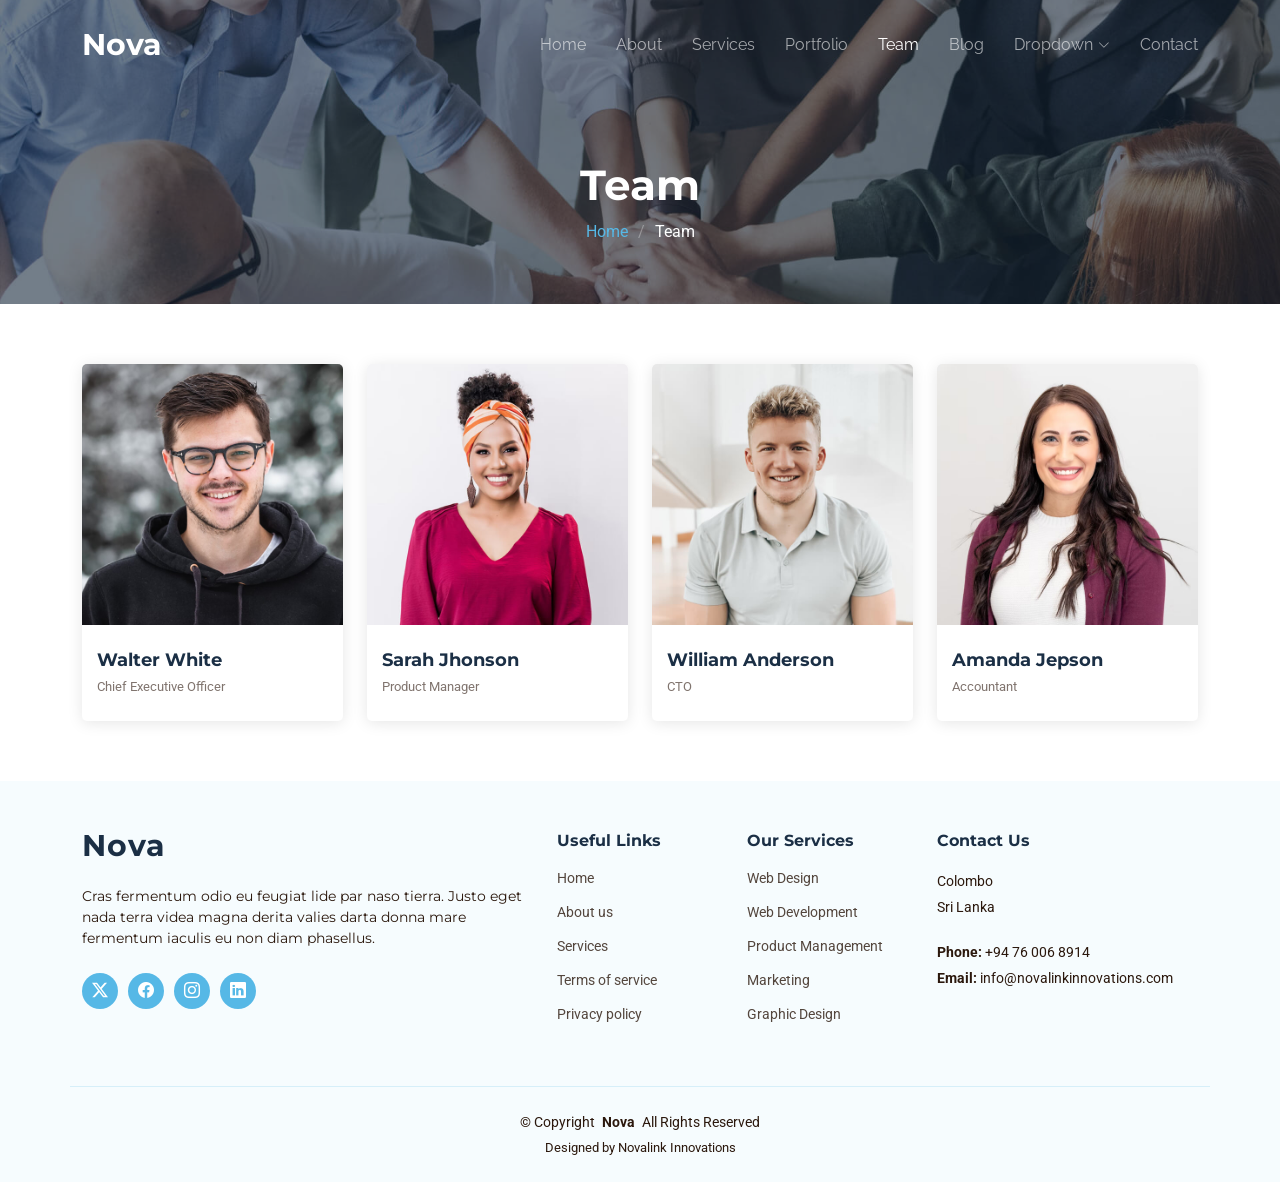
<file: Nova/team.html>
<!DOCTYPE html>
<html lang="en">

<head>
  <meta charset="utf-8">
  <meta content="width=device-width, initial-scale=1.0" name="viewport">
  <title>Team - Nova Bootstrap Template</title>
  <meta name="description" content="">
  <meta name="keywords" content="">

  <!-- Favicons -->
  <link href="assets/img/favicon.png" rel="icon">
  <link href="assets/img/apple-touch-icon.png" rel="apple-touch-icon">

  <!-- Fonts -->
  <link href="https://fonts.googleapis.com" rel="preconnect">
  <link href="https://fonts.gstatic.com" rel="preconnect" crossorigin>
  <link href="https://fonts.googleapis.com/css2?family=Roboto:ital,wght@0,100;0,300;0,400;0,500;0,700;0,900;1,100;1,300;1,400;1,500;1,700;1,900&family=Montserrat:ital,wght@0,100;0,200;0,300;0,400;0,500;0,600;0,700;0,800;0,900;1,100;1,200;1,300;1,400;1,500;1,600;1,700;1,800;1,900&family=Raleway:ital,wght@0,100;0,200;0,300;0,400;0,500;0,600;0,700;0,800;0,900;1,100;1,200;1,300;1,400;1,500;1,600;1,700;1,800;1,900&display=swap" rel="stylesheet">

  <!-- Vendor CSS Files -->
  <link href="assets/vendor/bootstrap/css/bootstrap.min.css" rel="stylesheet">
  <link href="assets/vendor/bootstrap-icons/bootstrap-icons.css" rel="stylesheet">
  <link href="assets/vendor/aos/aos.css" rel="stylesheet">
  <link href="assets/vendor/glightbox/css/glightbox.min.css" rel="stylesheet">
  <link href="assets/vendor/swiper/swiper-bundle.min.css" rel="stylesheet">

  <!-- Main CSS File -->
  <link href="assets/css/main.css" rel="stylesheet">

  <!-- =======================================================
  * Template Name: Nova
  * Template URL: https://bootstrapmade.com/nova-bootstrap-business-template/
  * Updated: Aug 07 2024 with Bootstrap v5.3.3
  * Author: BootstrapMade.com
  * License: https://bootstrapmade.com/license/
  ======================================================== -->
</head>

<body class="team-page">

  <header id="header" class="header d-flex align-items-center fixed-top">
    <div class="container-fluid container-xl position-relative d-flex align-items-center justify-content-between">

      <a href="index.html" class="logo d-flex align-items-center">
        <!-- Uncomment the line below if you also wish to use an image logo -->
        <!-- <img src="assets/img/logo.png" alt=""> -->
        <h1 class="sitename">Nova</h1>
      </a>

      <nav id="navmenu" class="navmenu">
        <ul>
          <li><a href="index.html">Home<br></a></li>
          <li><a href="about.html">About</a></li>
          <li><a href="services.html">Services</a></li>
          <li><a href="portfolio.html">Portfolio</a></li>
          <li><a href="team.html" class="active">Team</a></li>
          <li><a href="blog.html">Blog</a></li>
          <li class="dropdown"><a href="#"><span>Dropdown</span> <i class="bi bi-chevron-down toggle-dropdown"></i></a>
            <ul>
              <li><a href="#">Dropdown 1</a></li>
              <li class="dropdown"><a href="#"><span>Deep Dropdown</span> <i class="bi bi-chevron-down toggle-dropdown"></i></a>
                <ul>
                  <li><a href="#">Deep Dropdown 1</a></li>
                  <li><a href="#">Deep Dropdown 2</a></li>
                  <li><a href="#">Deep Dropdown 3</a></li>
                  <li><a href="#">Deep Dropdown 4</a></li>
                  <li><a href="#">Deep Dropdown 5</a></li>
                </ul>
              </li>
              <li><a href="#">Dropdown 2</a></li>
              <li><a href="#">Dropdown 3</a></li>
              <li><a href="#">Dropdown 4</a></li>
            </ul>
          </li>
          <li><a href="contact.html">Contact</a></li>
        </ul>
        <i class="mobile-nav-toggle d-xl-none bi bi-list"></i>
      </nav>

    </div>
  </header>

  <main class="main">

    <!-- Page Title -->
    <div class="page-title dark-background" data-aos="fade" style="background-image: url(assets/img/team-page-title-bg.jpg);">
      <div class="container">
        <h1>Team</h1>
        <nav class="breadcrumbs">
          <ol>
            <li><a href="index.html">Home</a></li>
            <li class="current">Team</li>
          </ol>
        </nav>
      </div>
    </div><!-- End Page Title -->

    <!-- Team Section -->
    <section id="team" class="team section">

      <div class="container">

        <div class="row gy-4">

          <div class="col-lg-3 col-md-6 d-flex align-items-stretch" data-aos="fade-up" data-aos-delay="100">
            <div class="team-member">
              <div class="member-img">
                <img src="assets/img/team/team-1.jpg" class="img-fluid" alt="">
                <div class="social">
                  <a href=""><i class="bi bi-twitter-x"></i></a>
                  <a href=""><i class="bi bi-facebook"></i></a>
                  <a href=""><i class="bi bi-instagram"></i></a>
                  <a href=""><i class="bi bi-linkedin"></i></a>
                </div>
              </div>
              <div class="member-info">
                <h4>Walter White</h4>
                <span>Chief Executive Officer</span>
              </div>
            </div>
          </div><!-- End Team Member -->

          <div class="col-lg-3 col-md-6 d-flex align-items-stretch" data-aos="fade-up" data-aos-delay="200">
            <div class="team-member">
              <div class="member-img">
                <img src="assets/img/team/team-2.jpg" class="img-fluid" alt="">
                <div class="social">
                  <a href=""><i class="bi bi-twitter-x"></i></a>
                  <a href=""><i class="bi bi-facebook"></i></a>
                  <a href=""><i class="bi bi-instagram"></i></a>
                  <a href=""><i class="bi bi-linkedin"></i></a>
                </div>
              </div>
              <div class="member-info">
                <h4>Sarah Jhonson</h4>
                <span>Product Manager</span>
              </div>
            </div>
          </div><!-- End Team Member -->

          <div class="col-lg-3 col-md-6 d-flex align-items-stretch" data-aos="fade-up" data-aos-delay="300">
            <div class="team-member">
              <div class="member-img">
                <img src="assets/img/team/team-3.jpg" class="img-fluid" alt="">
                <div class="social">
                  <a href=""><i class="bi bi-twitter-x"></i></a>
                  <a href=""><i class="bi bi-facebook"></i></a>
                  <a href=""><i class="bi bi-instagram"></i></a>
                  <a href=""><i class="bi bi-linkedin"></i></a>
                </div>
              </div>
              <div class="member-info">
                <h4>William Anderson</h4>
                <span>CTO</span>
              </div>
            </div>
          </div><!-- End Team Member -->

          <div class="col-lg-3 col-md-6 d-flex align-items-stretch" data-aos="fade-up" data-aos-delay="400">
            <div class="team-member">
              <div class="member-img">
                <img src="assets/img/team/team-4.jpg" class="img-fluid" alt="">
                <div class="social">
                  <a href=""><i class="bi bi-twitter-x"></i></a>
                  <a href=""><i class="bi bi-facebook"></i></a>
                  <a href=""><i class="bi bi-instagram"></i></a>
                  <a href=""><i class="bi bi-linkedin"></i></a>
                </div>
              </div>
              <div class="member-info">
                <h4>Amanda Jepson</h4>
                <span>Accountant</span>
              </div>
            </div>
          </div><!-- End Team Member -->

        </div>

      </div>

    </section><!-- /Team Section -->

  </main>

  <footer id="footer" class="footer light-background">

    <div class="footer-top">
      <div class="container">
        <div class="row gy-4">
          <div class="col-lg-5 col-md-12 footer-about">
            <a href="index.html" class="logo d-flex align-items-center">
              <span class="sitename">Nova</span>
            </a>
            <p>Cras fermentum odio eu feugiat lide par naso tierra. Justo eget nada terra videa magna derita valies darta donna mare fermentum iaculis eu non diam phasellus.</p>
            <div class="social-links d-flex mt-4">
              <a href=""><i class="bi bi-twitter-x"></i></a>
              <a href=""><i class="bi bi-facebook"></i></a>
              <a href=""><i class="bi bi-instagram"></i></a>
              <a href=""><i class="bi bi-linkedin"></i></a>
            </div>
          </div>

          <div class="col-lg-2 col-6 footer-links">
            <h4>Useful Links</h4>
            <ul>
              <li><a href="#">Home</a></li>
              <li><a href="#">About us</a></li>
              <li><a href="#">Services</a></li>
              <li><a href="#">Terms of service</a></li>
              <li><a href="#">Privacy policy</a></li>
            </ul>
          </div>

          <div class="col-lg-2 col-6 footer-links">
            <h4>Our Services</h4>
            <ul>
              <li><a href="#">Web Design</a></li>
              <li><a href="#">Web Development</a></li>
              <li><a href="#">Product Management</a></li>
              <li><a href="#">Marketing</a></li>
              <li><a href="#">Graphic Design</a></li>
            </ul>
          </div>

          <div class="col-lg-3 col-md-12 footer-contact text-center text-md-start">
            <h4>Contact Us</h4>
            <p>Colombo</p>
            <p>Sri Lanka</p>
            <p class="mt-4"><strong>Phone:</strong> <span>+94 76 006 8914</span></p>
            <p><strong>Email:</strong> <span>info@novalinkinnovations.com</span></p>
          </div>

        </div>
      </div>
    </div>

    <div class="container copyright text-center">
      <p>© <span>Copyright</span> <strong class="px-1 sitename">Nova</strong> <span>All Rights Reserved</span></p>
      <div class="credits">
        <!-- All the links in the footer should remain intact. -->
        <!-- You can delete the links only if you've purchased the pro version. -->
        <!-- Licensing information: https://bootstrapmade.com/license/ -->
        <!-- Purchase the pro version with working PHP/AJAX contact form: [buy-url] -->
        Designed by Novalink Innovations
      </div>
    </div>

  </footer>

  <!-- Scroll Top -->
  <a href="#" id="scroll-top" class="scroll-top d-flex align-items-center justify-content-center"><i class="bi bi-arrow-up-short"></i></a>

  <!-- Preloader -->
  <div id="preloader"></div>

  <!-- Vendor JS Files -->
  <script src="assets/vendor/bootstrap/js/bootstrap.bundle.min.js"></script>
  <script src="assets/vendor/php-email-form/validate.js"></script>
  <script src="assets/vendor/aos/aos.js"></script>
  <script src="assets/vendor/glightbox/js/glightbox.min.js"></script>
  <script src="assets/vendor/swiper/swiper-bundle.min.js"></script>
  <script src="assets/vendor/imagesloaded/imagesloaded.pkgd.min.js"></script>
  <script src="assets/vendor/isotope-layout/isotope.pkgd.min.js"></script>

  <!-- Main JS File -->
  <script src="assets/js/main.js"></script>

</body>

</html>
</file>
<file: Nova/assets/css/main.css>
/**
* Template Name: Nova
* Template URL: https://bootstrapmade.com/nova-bootstrap-business-template/
* Updated: Aug 07 2024 with Bootstrap v5.3.3
* Author: BootstrapMade.com
* License: https://bootstrapmade.com/license/
*/

/*--------------------------------------------------------------
# Font & Color Variables
# Help: https://bootstrapmade.com/color-system/
--------------------------------------------------------------*/
/* Fonts */
:root {
  --default-font: "Roboto",  system-ui, -apple-system, "Segoe UI", Roboto, "Helvetica Neue", Arial, "Noto Sans", "Liberation Sans", sans-serif, "Apple Color Emoji", "Segoe UI Emoji", "Segoe UI Symbol", "Noto Color Emoji";
  --heading-font: "Montserrat",  sans-serif;
  --nav-font: "Raleway",  sans-serif;
}

/* Global Colors - The following color variables are used throughout the website. Updating them here will change the color scheme of the entire website */
:root { 
  --background-color: #ffffff; /* Background color for the entire website, including individual sections */
  --default-color: #2b180d; /* Default color used for the majority of the text content across the entire website */
  --heading-color: #1b2f45; /* Color for headings, subheadings and title throughout the website */
  --accent-color: #56b8e6; /* Accent color that represents your brand on the website. It's used for buttons, links, and other elements that need to stand out */
  --surface-color: #ffffff; /* The surface color is used as a background of boxed elements within sections, such as cards, icon boxes, or other elements that require a visual separation from the global background. */
  --contrast-color: #ffffff; /* Contrast color for text, ensuring readability against backgrounds of accent, heading, or default colors. */
}

/* Nav Menu Colors - The following color variables are used specifically for the navigation menu. They are separate from the global colors to allow for more customization options */
:root {
  --nav-color: rgba(255, 255, 255, 0.6);  /* The default color of the main navmenu links */
  --nav-hover-color: #ffffff; /* Applied to main navmenu links when they are hovered over or active */
  --nav-mobile-background-color: #ffffff; /* Used as the background color for mobile navigation menu */
  --nav-dropdown-background-color: #ffffff; /* Used as the background color for dropdown items that appear when hovering over primary navigation items */
  --nav-dropdown-color: #212529; /* Used for navigation links of the dropdown items in the navigation menu. */
  --nav-dropdown-hover-color: #56b8e6; /* Similar to --nav-hover-color, this color is applied to dropdown navigation links when they are hovered over. */
}

/* Color Presets - These classes override global colors when applied to any section or element, providing reuse of the sam color scheme. */

.light-background {
  --background-color: #f6fcfe;
  --surface-color: #ffffff;
}

.dark-background {
  --background-color: #17283b;
  --default-color: #ffffff;
  --heading-color: #ffffff;
  --surface-color: #254160;
  --contrast-color: #ffffff;
}

/* Smooth scroll */
:root {
  scroll-behavior: smooth;
}

/*--------------------------------------------------------------
# General Styling & Shared Classes
--------------------------------------------------------------*/
body {
  color: var(--default-color);
  background-color: var(--background-color);
  font-family: var(--default-font);
}

a {
  color: var(--accent-color);
  text-decoration: none;
  transition: 0.3s;
}

a:hover {
  color: color-mix(in srgb, var(--accent-color), transparent 25%);
  text-decoration: none;
}

h1,
h2,
h3,
h4,
h5,
h6 {
  color: var(--heading-color);
  font-family: var(--heading-font);
}

/* PHP Email Form Messages
------------------------------*/
.php-email-form .error-message {
  display: none;
  background: #df1529;
  color: #ffffff;
  text-align: left;
  padding: 15px;
  margin-bottom: 24px;
  font-weight: 600;
}

.php-email-form .sent-message {
  display: none;
  color: #ffffff;
  background: #059652;
  text-align: center;
  padding: 15px;
  margin-bottom: 24px;
  font-weight: 600;
}

.php-email-form .loading {
  display: none;
  background: var(--surface-color);
  text-align: center;
  padding: 15px;
  margin-bottom: 24px;
}

.php-email-form .loading:before {
  content: "";
  display: inline-block;
  border-radius: 50%;
  width: 24px;
  height: 24px;
  margin: 0 10px -6px 0;
  border: 3px solid var(--accent-color);
  border-top-color: var(--surface-color);
  animation: php-email-form-loading 1s linear infinite;
}

@keyframes php-email-form-loading {
  0% {
    transform: rotate(0deg);
  }

  100% {
    transform: rotate(360deg);
  }
}

/*--------------------------------------------------------------
# Global Header
--------------------------------------------------------------*/
.header {
  --background-color: rgba(255, 255, 255, 0);
  --heading-color: #ffffff;
  color: var(--default-color);
  background-color: var(--background-color);
  padding: 15px 0;
  transition: all 0.5s;
  z-index: 997;
}

.header .logo {
  line-height: 1;
}

.header .logo img {
  max-height: 32px;
  margin-right: 8px;
}

.header .logo h1 {
  font-size: 30px;
  margin: 0;
  font-weight: 700;
  color: var(--heading-color);
}

.scrolled .header {
  box-shadow: 0px 0 18px rgba(0, 0, 0, 0.1);
}

/* Global Header on Scroll
------------------------------*/
.scrolled .header {
  --background-color: rgba(23, 40, 59, 0.9);
}

/*--------------------------------------------------------------
# Navigation Menu
--------------------------------------------------------------*/
/* Navmenu - Desktop */
@media (min-width: 1200px) {
  .navmenu {
    padding: 0;
  }

  .navmenu ul {
    margin: 0;
    padding: 0;
    display: flex;
    list-style: none;
    align-items: center;
  }

  .navmenu li {
    position: relative;
  }

  .navmenu a,
  .navmenu a:focus {
    color: var(--nav-color);
    padding: 18px 15px;
    font-size: 16px;
    font-family: var(--nav-font);
    font-weight: 400;
    display: flex;
    align-items: center;
    justify-content: space-between;
    white-space: nowrap;
    transition: 0.3s;
  }

  .navmenu a i,
  .navmenu a:focus i {
    font-size: 12px;
    line-height: 0;
    margin-left: 5px;
    transition: 0.3s;
  }

  .navmenu li:last-child a {
    padding-right: 0;
  }

  .navmenu li:hover>a,
  .navmenu .active,
  .navmenu .active:focus {
    color: var(--nav-hover-color);
  }

  .navmenu .dropdown ul {
    margin: 0;
    padding: 10px 0;
    background: var(--nav-dropdown-background-color);
    display: block;
    position: absolute;
    visibility: hidden;
    left: 14px;
    top: 130%;
    opacity: 0;
    transition: 0.3s;
    border-radius: 0;
    z-index: 99;
    box-shadow: 0px 0px 30px rgba(0, 0, 0, 0.1);
  }

  .navmenu .dropdown ul li {
    min-width: 200px;
  }

  .navmenu .dropdown ul a {
    padding: 10px 20px;
    font-size: 15px;
    text-transform: none;
    color: var(--nav-dropdown-color);
  }

  .navmenu .dropdown ul a i {
    font-size: 12px;
  }

  .navmenu .dropdown ul a:hover,
  .navmenu .dropdown ul .active:hover,
  .navmenu .dropdown ul li:hover>a {
    color: var(--nav-dropdown-hover-color);
  }

  .navmenu .dropdown:hover>ul {
    opacity: 1;
    top: 100%;
    visibility: visible;
  }

  .navmenu .dropdown .dropdown ul {
    top: 0;
    left: -90%;
    visibility: hidden;
  }

  .navmenu .dropdown .dropdown:hover>ul {
    opacity: 1;
    top: 0;
    left: -100%;
    visibility: visible;
  }
}

/* Navmenu - Mobile */
@media (max-width: 1199px) {
  .mobile-nav-toggle {
    color: var(--nav-color);
    font-size: 28px;
    line-height: 0;
    margin-right: 10px;
    cursor: pointer;
    transition: color 0.3s;
  }

  .navmenu {
    padding: 0;
    z-index: 9997;
  }

  .navmenu ul {
    display: none;
    list-style: none;
    position: absolute;
    inset: 60px 20px 20px 20px;
    padding: 10px 0;
    margin: 0;
    border-radius: 6px;
    background-color: var(--nav-mobile-background-color);
    overflow-y: auto;
    transition: 0.3s;
    z-index: 9998;
    box-shadow: 0px 0px 30px rgba(0, 0, 0, 0.1);
  }

  .navmenu a,
  .navmenu a:focus {
    color: var(--nav-dropdown-color);
    padding: 10px 20px;
    font-family: var(--nav-font);
    font-size: 17px;
    font-weight: 500;
    display: flex;
    align-items: center;
    justify-content: space-between;
    white-space: nowrap;
    transition: 0.3s;
  }

  .navmenu a i,
  .navmenu a:focus i {
    font-size: 12px;
    line-height: 0;
    margin-left: 5px;
    width: 30px;
    height: 30px;
    display: flex;
    align-items: center;
    justify-content: center;
    border-radius: 50%;
    transition: 0.3s;
    background-color: color-mix(in srgb, var(--accent-color), transparent 90%);
  }

  .navmenu a i:hover,
  .navmenu a:focus i:hover {
    background-color: var(--accent-color);
    color: var(--contrast-color);
  }

  .navmenu a:hover,
  .navmenu .active,
  .navmenu .active:focus {
    color: var(--nav-dropdown-hover-color);
  }

  .navmenu .active i,
  .navmenu .active:focus i {
    background-color: var(--accent-color);
    color: var(--contrast-color);
    transform: rotate(180deg);
  }

  .navmenu .dropdown ul {
    position: static;
    display: none;
    z-index: 99;
    padding: 10px 0;
    margin: 10px 20px;
    background-color: var(--nav-dropdown-background-color);
    border: 1px solid color-mix(in srgb, var(--default-color), transparent 90%);
    box-shadow: none;
    transition: all 0.5s ease-in-out;
  }

  .navmenu .dropdown ul ul {
    background-color: rgba(33, 37, 41, 0.1);
  }

  .navmenu .dropdown>.dropdown-active {
    display: block;
    background-color: rgba(33, 37, 41, 0.03);
  }

  .mobile-nav-active {
    overflow: hidden;
  }

  .mobile-nav-active .mobile-nav-toggle {
    color: #fff;
    position: absolute;
    font-size: 32px;
    top: 15px;
    right: 15px;
    margin-right: 0;
    z-index: 9999;
  }

  .mobile-nav-active .navmenu {
    position: fixed;
    overflow: hidden;
    inset: 0;
    background: rgba(33, 37, 41, 0.8);
    transition: 0.3s;
  }

  .mobile-nav-active .navmenu>ul {
    display: block;
  }
}

/*--------------------------------------------------------------
# Global Footer
--------------------------------------------------------------*/
.footer {
  color: var(--default-color);
  background-color: var(--background-color);
  font-size: 14px;
  position: relative;
}

.footer .footer-top {
  padding-top: 50px;
}

.footer .footer-about .logo {
  line-height: 1;
  margin-bottom: 25px;
}

.footer .footer-about .logo img {
  max-height: 40px;
  margin-right: 6px;
}

.footer .footer-about .logo span {
  color: var(--heading-color);
  font-size: 30px;
  font-weight: 700;
  letter-spacing: 1px;
  font-family: var(--heading-font);
}

.footer .footer-about p {
  font-size: 14px;
  font-family: var(--heading-font);
}

.footer .social-links a {
  color: var(--contrast-color);
  background-color: var(--accent-color);
  display: flex;
  align-items: center;
  justify-content: center;
  width: 36px;
  height: 36px;
  border-radius: 50%;
  font-size: 16px;
  margin-right: 10px;
  transition: 0.3s;
}

.footer .social-links a:hover {
  color: var(--contrast-color);
  background-color: color-mix(in srgb, var(--accent-color) 90%, black 15%);
}

.footer h4 {
  font-size: 16px;
  font-weight: bold;
  position: relative;
  padding-bottom: 12px;
}

.footer .footer-links {
  margin-bottom: 30px;
}

.footer .footer-links ul {
  list-style: none;
  padding: 0;
  margin: 0;
}

.footer .footer-links ul i {
  padding-right: 2px;
  font-size: 12px;
  line-height: 0;
}

.footer .footer-links ul li {
  padding: 10px 0;
  display: flex;
  align-items: center;
}

.footer .footer-links ul li:first-child {
  padding-top: 0;
}

.footer .footer-links ul a {
  color: color-mix(in srgb, var(--default-color), transparent 20%);
  display: inline-block;
  line-height: 1;
}

.footer .footer-links ul a:hover {
  color: var(--accent-color);
}

.footer .footer-contact p {
  margin-bottom: 5px;
}

.footer .copyright {
  border-top: 1px solid color-mix(in srgb, var(--accent-color), transparent 80%);
  margin-top: 25px;
  padding-top: 25px;
  padding-bottom: 25px;
}

.footer .copyright p {
  margin-bottom: 0;
}

.footer .credits {
  margin-top: 5px;
  font-size: 13px;
}

/*--------------------------------------------------------------
# Preloader
--------------------------------------------------------------*/
#preloader {
  position: fixed;
  inset: 0;
  z-index: 9999;
  overflow: hidden;
  background-color: var(--background-color);
  transition: all 0.6s ease-out;
}

#preloader:before {
  content: "";
  position: fixed;
  top: calc(50% - 30px);
  left: calc(50% - 30px);
  border: 6px solid var(--accent-color);
  border-top-color: color-mix(in srgb, var(--accent-color), transparent 90%);
  border-radius: 50%;
  width: 60px;
  height: 60px;
  animation: animate-preloader 1s linear infinite;
}

@keyframes animate-preloader {
  0% {
    transform: rotate(0deg);
  }

  100% {
    transform: rotate(360deg);
  }
}

/*--------------------------------------------------------------
# Scroll Top Button
--------------------------------------------------------------*/
.scroll-top {
  position: fixed;
  visibility: hidden;
  opacity: 0;
  right: 15px;
  bottom: 15px;
  z-index: 99999;
  background-color: var(--accent-color);
  width: 40px;
  height: 40px;
  border-radius: 4px;
  transition: all 0.4s;
}

.scroll-top i {
  font-size: 24px;
  color: var(--contrast-color);
  line-height: 0;
}

.scroll-top:hover {
  background-color: color-mix(in srgb, var(--accent-color), transparent 20%);
  color: var(--contrast-color);
}

.scroll-top.active {
  visibility: visible;
  opacity: 1;
}

/*--------------------------------------------------------------
# Disable aos animation delay on mobile devices
--------------------------------------------------------------*/
@media screen and (max-width: 768px) {
  [data-aos-delay] {
    transition-delay: 0 !important;
  }
}

/*--------------------------------------------------------------
# Global Page Titles & Breadcrumbs
--------------------------------------------------------------*/
.page-title {
  color: var(--default-color);
  background-color: var(--background-color);
  background-size: cover;
  background-position: center;
  background-repeat: no-repeat;
  padding: 160px 0 60px 0;
  text-align: center;
  position: relative;
}

.page-title:before {
  content: "";
  background-color: color-mix(in srgb, var(--background-color), transparent 40%);
  position: absolute;
  inset: 0;
}

.page-title .container {
  position: relative;
}

.page-title h1 {
  font-size: 42px;
  font-weight: 700;
  margin-bottom: 10px;
}

.page-title .breadcrumbs ol {
  display: flex;
  flex-wrap: wrap;
  list-style: none;
  justify-content: center;
  padding: 0;
  margin: 0;
  font-size: 16px;
  font-weight: 400;
}

.page-title .breadcrumbs ol li+li {
  padding-left: 10px;
}

.page-title .breadcrumbs ol li+li::before {
  content: "/";
  display: inline-block;
  padding-right: 10px;
  color: color-mix(in srgb, var(--default-color), transparent 70%);
}

/*--------------------------------------------------------------
# Global Sections
--------------------------------------------------------------*/
section,
.section {
  color: var(--default-color);
  background-color: var(--background-color);
  padding: 60px 0;
  scroll-margin-top: 100px;
  overflow: clip;
}

@media (max-width: 1199px) {

  section,
  .section {
    scroll-margin-top: 66px;
  }
}

/*--------------------------------------------------------------
# Global Section Titles
--------------------------------------------------------------*/
.section-title {
  text-align: center;
  padding-bottom: 60px;
  position: relative;
}

.section-title h2 {
  font-size: 32px;
  font-weight: 700;
  margin-bottom: 20px;
  padding-bottom: 20px;
  position: relative;
}

.section-title h2:after {
  content: "";
  position: absolute;
  display: block;
  width: 50px;
  height: 3px;
  background: var(--accent-color);
  left: 0;
  right: 0;
  bottom: 0;
  margin: auto;
}

.section-title p {
  margin-bottom: 0;
}

/*--------------------------------------------------------------
# Hero Section
--------------------------------------------------------------*/
.hero {
  width: 100%;
  min-height: 100vh;
  position: relative;
  padding: 120px 0 60px;
  display: flex;
  align-items: center;
}

@media (min-width: 1200px) {
  .hero:after {
    position: absolute;
    content: "";
    width: 44%;
    background-image: linear-gradient(180deg, color-mix(in srgb, var(--background-color), transparent 15%), color-mix(in srgb, var(--background-color), transparent 15%) 100%), linear-gradient(180deg, rgb(0, 0, 0), rgb(0, 0, 0) 100%);
    top: 0;
    bottom: 0;
    z-index: 2;
  }
}

.hero:before {
  position: absolute;
  content: "";
  background: color-mix(in srgb, var(--background-color), transparent 40%);
  inset: 0;
  z-index: 2;
}

.hero img {
  position: absolute;
  inset: 0;
  display: block;
  width: 100%;
  height: 100%;
  object-fit: cover;
  z-index: 1;
}

.hero .container,
.hero .container-fluid {
  z-index: 3;
  position: relative;
}

.hero h1 {
  margin: 0;
  font-size: 3rem;
  font-weight: 700;
}

.hero blockquote {
  color: color-mix(in srgb, var(--default-color), transparent 20%);
  padding-left: 20px;
  border-left: 2px solid var(--accent-color);
  margin: 40px 0;
}

.hero .btn-get-started {
  color: var(--contrast-color);
  background: var(--accent-color);
  font-family: var(--heading-font);
  font-weight: 600;
  font-size: 14px;
  letter-spacing: 1px;
  display: inline-block;
  padding: 12px 30px;
  border-radius: 50px;
  transition: 0.5s;
}

.hero .btn-get-started:hover {
  background: color-mix(in srgb, var(--accent-color) 90%, white 15%);
}

.hero .btn-watch-video {
  font-size: 16px;
  transition: 0.5s;
  margin-left: 25px;
  color: var(--default-color);
  font-weight: 600;
}

.hero .btn-watch-video i {
  color: color-mix(in srgb, var(--default-color), transparent 50%);
  font-size: 32px;
  transition: 0.3s;
  line-height: 0;
  margin-right: 8px;
}

.hero .btn-watch-video:hover {
  color: var(--default-color);
}

.hero .btn-watch-video:hover i {
  color: var(--default-color);
}

@media (max-width: 640px) {
  .hero h1 {
    font-size: 28px;
    line-height: 36px;
  }

  .hero .btn-get-started,
  .hero .btn-watch-video {
    font-size: 13px;
  }
}

/*--------------------------------------------------------------
# Why Us Section
--------------------------------------------------------------*/
.why-us .img-bg {
  min-height: 500px;
  position: relative;
}

.why-us .img-bg img {
  position: absolute;
  inset: 0;
  display: block;
  width: 100%;
  height: 100%;
  object-fit: cover;
  z-index: 1;
}

.why-us .slides {
  background-color: color-mix(in srgb, var(--default-color), transparent 97%);
}

.why-us h3 {
  font-size: 24px;
  font-weight: 700;
}

.why-us h4 {
  font-size: 18px;
  font-weight: 300;
  color: color-mix(in srgb, var(--default-color), transparent 30%);
}

.why-us .swiper {
  margin: 140px 140px 120px 140px;
  overflow: hidden;
}

.why-us .swiper-wrapper {
  height: auto;
}

.why-us .swiper-button-prev:after,
.why-us .swiper-button-next:after {
  font-size: 24px;
  color: color-mix(in srgb, var(--default-color), transparent 50%);
}

.why-us .swiper-button-prev {
  left: 80px;
}

.why-us .swiper-button-next {
  right: 80px;
}

.why-us .swiper-pagination {
  margin-top: 30px;
  position: relative;
}

.why-us .swiper-pagination .swiper-pagination-bullet {
  background-color: color-mix(in srgb, var(--default-color), transparent 50%);
}

.why-us .swiper-pagination .swiper-pagination-bullet-active {
  background-color: var(--accent-color);
}

@media (max-width: 1200px) {
  .why-us .swiper {
    margin: 60px 60px 40px 60px;
  }

  .why-us .swiper-button-prev,
  .why-us .swiper-button-next {
    display: none;
  }
}

@media (max-width: 575px) {
  .why-us .swiper {
    margin: 40px 40px 20px 40px;
  }
}

/*--------------------------------------------------------------
# Services Section
--------------------------------------------------------------*/
.services .service-item {
  position: relative;
  height: 100%;
  margin-bottom: 30px;
}

.services .service-item .icon {
  margin-right: 20px;
}

.services .service-item .icon i {
  color: var(--accent-color);
  font-size: 40px;
  line-height: 0;
  transition: 0.3s;
}

.services .service-item:hover .icon i {
  color: var(--accent-color);
}

.services .service-item .title {
  color: var(--heading-color);
  font-weight: 700;
  margin-bottom: 10px;
  font-size: 20px;
  transition: 0.3s;
}

.services .service-item .description {
  font-size: 15px;
  color: color-mix(in srgb, var(--default-color), transparent 30%);
  margin-bottom: 10px;
}

.services .service-item .readmore {
  display: flex;
  align-items: center;
  color: color-mix(in srgb, var(--default-color), transparent 50%);
  transition: 0.3s;
  font-weight: 700;
  font-size: 14px;
}

.services .service-item .readmore i {
  margin-left: 8px;
}

.services .service-item:hover .title,
.services .service-item:hover .readmore,
.services .service-item:hover .icon i {
  color: var(--accent-color);
}

/*--------------------------------------------------------------
# Call To Action Section
--------------------------------------------------------------*/
.call-to-action {
  padding: 80px 0;
  position: relative;
  clip-path: inset(0);
}

.call-to-action img {
  position: fixed;
  top: 0;
  left: 0;
  display: block;
  width: 100%;
  height: 100%;
  object-fit: cover;
  z-index: 1;
}

.call-to-action:before {
  content: "";
  background: color-mix(in srgb, var(--background-color), transparent 50%);
  position: absolute;
  inset: 0;
  z-index: 2;
}

.call-to-action .container {
  position: relative;
  z-index: 3;
}

.call-to-action h3 {
  font-size: 28px;
  font-weight: 700;
  color: var(--default-color);
}

.call-to-action p {
  color: var(--default-color);
}

.call-to-action .cta-btn {
  background: var(--accent-color);
  color: var(--contrast-color);
  font-family: var(--heading-font);
  font-weight: 500;
  font-size: 16px;
  letter-spacing: 1px;
  display: inline-block;
  padding: 12px 40px;
  border-radius: 50px;
  transition: 0.5s;
  margin: 10px;
}

.call-to-action .cta-btn:hover {
  background: color-mix(in srgb, var(--accent-color) 90%, black 15%);
}

/*--------------------------------------------------------------
# Features Section
--------------------------------------------------------------*/
.features h3 {
  font-size: 32px;
  font-weight: 700;
  margin-bottom: 30px;
}

.features .icon-list i {
  margin-right: 10px;
  font-size: 24px;
  line-height: 1;
}

.features .icon-list span {
  font-size: 16px;
  color: color-mix(in srgb, var(--default-color), transparent 20%);
}

.features .phone-wrap {
  position: absolute;
  right: 0;
}

@media (max-width: 768px) {
  .features .phone-wrap {
    position: relative;
  }
}

.features .phone-wrap img {
  width: 340px;
}

@media (max-width: 992px) {
  .features .phone-wrap img {
    margin-top: 30px;
  }
}

@media (max-width: 768px) {
  .features .phone-wrap img {
    width: 100%;
  }
}

.features .details {
  margin-top: 80px;
  padding: 120px 0;
  background-color: color-mix(in srgb, var(--default-color), transparent 97%);
}

.features .details h4 {
  font-size: 32px;
  font-weight: 700;
  margin-bottom: 20px;
}

.features .details p {
  margin-bottom: 20px;
  font-size: 15px;
}

.features .details .btn-get-started {
  color: var(--contrast-color);
  background-color: var(--accent-color);
  font-family: var(--heading-font);
  display: inline-block;
  font-weight: 500;
  font-size: 15px;
  letter-spacing: 1px;
  padding: 10px 32px;
  border-radius: 50px;
  transition: 0.5s;
}

.features .details .btn-get-started:hover {
  background: color-mix(in srgb, var(--accent-color), transparent 20%);
}

/*--------------------------------------------------------------
# Recent Posts Section
--------------------------------------------------------------*/
.recent-posts .post-box {
  transition: 0.3s;
  height: 100%;
  overflow: hidden;
  position: relative;
  display: flex;
  flex-direction: column;
}

.recent-posts .post-box .post-img {
  overflow: hidden;
  position: relative;
}

.recent-posts .post-box .post-img img {
  transition: 0.5s;
}

.recent-posts .post-box .meta {
  margin-top: 15px;
}

.recent-posts .post-box .meta .post-date {
  font-size: 15px;
  font-weight: 400;
  color: var(--accent-color);
}

.recent-posts .post-box .meta .post-author {
  font-size: 15px;
  font-weight: 400;
  color: color-mix(in srgb, var(--default-color), transparent 40%);
}

.recent-posts .post-box .post-title {
  color: var(--heading-color);
  font-size: 18px;
  font-weight: 700;
  margin: 15px 0 0 0;
  position: relative;
  transition: 0.3s;
}

.recent-posts .post-box p {
  margin: 15px 0 0 0;
  color: color-mix(in srgb, var(--default-color), transparent 40%);
}

.recent-posts .post-box .readmore {
  display: flex;
  align-items: center;
  font-weight: 600;
  line-height: 1;
  transition: 0.3s;
  margin-top: 15px;
}

.recent-posts .post-box .readmore i {
  line-height: 0;
  margin-left: 4px;
  font-size: 18px;
}

.recent-posts .post-box:hover .post-title {
  color: var(--accent-color);
}

.recent-posts .post-box:hover .post-img img {
  transform: scale(1.1);
}

/*--------------------------------------------------------------
# About Section
--------------------------------------------------------------*/
.about .content h3 {
  font-size: 2rem;
  font-weight: 700;
}

.about .content p {
  margin: 30px 0;
  color: color-mix(in srgb, var(--default-color), transparent 40%);
}

.about .content ul {
  list-style: none;
  padding: 0;
}

.about .content ul li {
  padding: 0 0 15px 0;
  font-weight: 400;
  display: flex;
}

.about .content ul i {
  color: var(--accent-color);
  font-size: 1.25rem;
  line-height: 1.2;
  margin-right: 0.5rem;
}

/*--------------------------------------------------------------
# Service Cards Section
--------------------------------------------------------------*/
.service-cards .card-item {
  background-color: var(--surface-color);
  border: 1px solid color-mix(in srgb, var(--default-color), transparent 85%);
  position: relative;
  border-radius: 0;
}

.service-cards .card-item .card-bg {
  min-height: 300px;
  position: relative;
}

.service-cards .card-item .card-bg img {
  position: absolute;
  inset: 0;
  display: block;
  width: 100%;
  height: 100%;
  object-fit: cover;
  object-position: center;
  z-index: 1;
}

.service-cards .card-item .card-body {
  padding: 30px;
}

.service-cards .card-item h4 {
  font-weight: 700;
  font-size: 20px;
  margin-bottom: 15px;
}

.service-cards .card-item p {
  color: color-mix(in srgb, var(--default-color), transparent 40%);
  margin: 0;
}

/*--------------------------------------------------------------
# Testimonials Section
--------------------------------------------------------------*/
.testimonials .testimonial-item {
  background-color: var(--surface-color);
  box-shadow: 0px 0 20px rgba(0, 0, 0, 0.1);
  box-sizing: content-box;
  padding: 30px;
  margin: 40px 30px;
  min-height: 320px;
  display: flex;
  flex-direction: column;
  text-align: center;
  transition: 0.3s;
}

.testimonials .testimonial-item .stars {
  margin-bottom: 15px;
}

.testimonials .testimonial-item .stars i {
  color: #ffc107;
  margin: 0 1px;
}

.testimonials .testimonial-item .testimonial-img {
  width: 90px;
  border-radius: 50%;
  border: 4px solid var(--background-color);
  margin: 0 auto;
}

.testimonials .testimonial-item h3 {
  font-size: 18px;
  font-weight: bold;
  margin: 10px 0 5px 0;
}

.testimonials .testimonial-item h4 {
  font-size: 14px;
  color: color-mix(in srgb, var(--default-color), transparent 40%);
  margin: 0;
}

.testimonials .testimonial-item p {
  font-style: italic;
  margin: 0 auto 15px auto;
}

.testimonials .swiper-wrapper {
  height: auto;
}

.testimonials .swiper-pagination {
  margin-top: 20px;
  position: relative;
}

.testimonials .swiper-pagination .swiper-pagination-bullet {
  width: 12px;
  height: 12px;
  background-color: color-mix(in srgb, var(--default-color), transparent 85%);
  opacity: 1;
}

.testimonials .swiper-pagination .swiper-pagination-bullet-active {
  background-color: var(--accent-color);
}

.testimonials .swiper-slide {
  opacity: 0.3;
}

@media (max-width: 1199px) {
  .testimonials .swiper-slide-active {
    opacity: 1;
  }

  .testimonials .swiper-pagination {
    margin-top: 0;
  }

  .testimonials .testimonial-item {
    margin: 40px 20px;
  }
}

@media (min-width: 1200px) {
  .testimonials .swiper-slide-next {
    opacity: 1;
    transform: scale(1.12);
  }
}

/*--------------------------------------------------------------
# Service Details Section
--------------------------------------------------------------*/
.service-details .service-box {
  background-color: var(--surface-color);
  padding: 20px;
  box-shadow: 0px 2px 20px rgba(0, 0, 0, 0.1);
}

.service-details .service-box+.service-box {
  margin-top: 30px;
}

.service-details .service-box h4 {
  font-size: 20px;
  font-weight: 700;
  border-bottom: 2px solid color-mix(in srgb, var(--default-color), transparent 92%);
  padding-bottom: 15px;
  margin-bottom: 15px;
}

.service-details .services-list {
  background-color: var(--surface-color);
}

.service-details .services-list a {
  color: color-mix(in srgb, var(--default-color), transparent 20%);
  background-color: color-mix(in srgb, var(--default-color), transparent 96%);
  display: flex;
  align-items: center;
  padding: 12px 15px;
  margin-top: 15px;
  transition: 0.3s;
}

.service-details .services-list a:first-child {
  margin-top: 0;
}

.service-details .services-list a i {
  font-size: 16px;
  margin-right: 8px;
  color: var(--accent-color);
}

.service-details .services-list a.active {
  color: var(--contrast-color);
  background-color: var(--accent-color);
}

.service-details .services-list a.active i {
  color: var(--contrast-color);
}

.service-details .services-list a:hover {
  background-color: color-mix(in srgb, var(--accent-color), transparent 95%);
  color: var(--accent-color);
}

.service-details .download-catalog a {
  color: var(--default-color);
  display: flex;
  align-items: center;
  padding: 10px 0;
  transition: 0.3s;
  border-top: 1px solid color-mix(in srgb, var(--default-color), transparent 90%);
}

.service-details .download-catalog a:first-child {
  border-top: 0;
  padding-top: 0;
}

.service-details .download-catalog a:last-child {
  padding-bottom: 0;
}

.service-details .download-catalog a i {
  font-size: 24px;
  margin-right: 8px;
  color: var(--accent-color);
}

.service-details .download-catalog a:hover {
  color: var(--accent-color);
}

.service-details .help-box {
  background-color: var(--accent-color);
  color: var(--contrast-color);
  margin-top: 30px;
  padding: 30px 15px;
}

.service-details .help-box .help-icon {
  font-size: 48px;
}

.service-details .help-box h4,
.service-details .help-box a {
  color: var(--contrast-color);
}

.service-details .services-img {
  margin-bottom: 20px;
}

.service-details h3 {
  font-size: 26px;
  font-weight: 700;
}

.service-details p {
  font-size: 15px;
}

.service-details ul {
  list-style: none;
  padding: 0;
  font-size: 15px;
}

.service-details ul li {
  padding: 5px 0;
  display: flex;
  align-items: center;
}

.service-details ul i {
  font-size: 20px;
  margin-right: 8px;
  color: var(--accent-color);
}

/*--------------------------------------------------------------
# Portfolio Section
--------------------------------------------------------------*/
.portfolio .portfolio-filters {
  padding: 0;
  margin: 0 auto 20px auto;
  list-style: none;
  text-align: center;
}

.portfolio .portfolio-filters li {
  cursor: pointer;
  display: inline-block;
  padding: 0;
  font-size: 16px;
  font-weight: 600;
  margin: 0 10px;
  line-height: 1;
  text-transform: uppercase;
  margin-bottom: 5px;
  transition: all 0.3s ease-in-out;
}

.portfolio .portfolio-filters li:hover,
.portfolio .portfolio-filters li.filter-active {
  color: var(--accent-color);
}

.portfolio .portfolio-filters li:first-child {
  margin-left: 0;
}

.portfolio .portfolio-filters li:last-child {
  margin-right: 0;
}

@media (max-width: 575px) {
  .portfolio .portfolio-filters li {
    font-size: 14px;
    margin: 0 5px;
  }
}

.portfolio .portfolio-item {
  position: relative;
}

.portfolio .portfolio-item .portfolio-info {
  opacity: 0;
  position: absolute;
  left: 30px;
  right: 30px;
  bottom: 0;
  z-index: 3;
  transition: all ease-in-out 0.3s;
  background: color-mix(in srgb, var(--background-color), transparent 10%);
  padding: 15px;
}

.portfolio .portfolio-item .portfolio-info h4 {
  font-size: 18px;
  font-weight: 600;
  padding-right: 50px;
}

.portfolio .portfolio-item .portfolio-info p {
  color: color-mix(in srgb, var(--default-color), transparent 30%);
  font-size: 14px;
  margin-bottom: 0;
  padding-right: 50px;
}

.portfolio .portfolio-item .portfolio-info .preview-link,
.portfolio .portfolio-item .portfolio-info .details-link {
  position: absolute;
  right: 50px;
  font-size: 24px;
  top: calc(50% - 14px);
  color: color-mix(in srgb, var(--default-color), transparent 30%);
  transition: 0.3s;
  line-height: 0;
}

.portfolio .portfolio-item .portfolio-info .preview-link:hover,
.portfolio .portfolio-item .portfolio-info .details-link:hover {
  color: var(--accent-color);
}

.portfolio .portfolio-item .portfolio-info .details-link {
  right: 14px;
  font-size: 28px;
}

.portfolio .portfolio-item:hover .portfolio-info {
  opacity: 1;
  bottom: 20px;
}

/*--------------------------------------------------------------
# Portfolio Details Section
--------------------------------------------------------------*/
.portfolio-details .portfolio-details-slider img {
  width: 100%;
}

.portfolio-details .portfolio-details-slider .swiper-pagination {
  margin-top: 20px;
  position: relative;
}

.portfolio-details .portfolio-details-slider .swiper-pagination .swiper-pagination-bullet {
  width: 12px;
  height: 12px;
  background-color: color-mix(in srgb, var(--default-color), transparent 85%);
  opacity: 1;
}

.portfolio-details .portfolio-details-slider .swiper-pagination .swiper-pagination-bullet-active {
  background-color: var(--accent-color);
}

.portfolio-details .portfolio-info {
  background-color: var(--surface-color);
  padding: 30px;
  box-shadow: 0px 0 30px rgba(0, 0, 0, 0.1);
}

.portfolio-details .portfolio-info h3 {
  font-size: 22px;
  font-weight: 700;
  margin-bottom: 20px;
  padding-bottom: 20px;
  border-bottom: 1px solid color-mix(in srgb, var(--default-color), transparent 85%);
}

.portfolio-details .portfolio-info ul {
  list-style: none;
  padding: 0;
  font-size: 15px;
}

.portfolio-details .portfolio-info ul li+li {
  margin-top: 10px;
}

.portfolio-details .portfolio-description {
  padding-top: 30px;
}

.portfolio-details .portfolio-description h2 {
  font-size: 26px;
  font-weight: 700;
  margin-bottom: 20px;
}

.portfolio-details .portfolio-description p {
  padding: 0;
  color: color-mix(in srgb, var(--default-color), transparent 30%);
}

/*--------------------------------------------------------------
# Team Section
--------------------------------------------------------------*/
.team .team-member {
  background-color: var(--surface-color);
  overflow: hidden;
  border-radius: 5px;
  box-shadow: 0px 2px 15px rgba(0, 0, 0, 0.1);
  height: 100%;
}

.team .team-member .member-img {
  position: relative;
  overflow: hidden;
}

.team .team-member .social {
  position: absolute;
  left: 0;
  bottom: 30px;
  right: 0;
  opacity: 0;
  transition: ease-in-out 0.3s;
  text-align: center;
}

.team .team-member .social a {
  background: color-mix(in srgb, var(--contrast-color), transparent 25%);
  color: color-mix(in srgb, var(--default-color), transparent 20%);
  margin: 0 3px;
  border-radius: 4px;
  width: 36px;
  height: 36px;
  transition: ease-in-out 0.3s;
  display: inline-flex;
  justify-content: center;
  align-items: center;
}

.team .team-member .social a:hover {
  color: var(--contrast-color);
  background: var(--accent-color);
}

.team .team-member .social i {
  font-size: 18px;
  line-height: 0;
}

.team .team-member .member-info {
  padding: 25px 15px;
}

.team .team-member .member-info h4 {
  font-weight: 700;
  margin-bottom: 5px;
  font-size: 18px;
}

.team .team-member .member-info span {
  display: block;
  font-size: 13px;
  font-weight: 400;
  color: color-mix(in srgb, var(--default-color), transparent 40%);
}

.team .team-member:hover .social {
  opacity: 1;
  bottom: 15px;
}

/*--------------------------------------------------------------
# Contact Section
--------------------------------------------------------------*/
.contact {
  background-image: url("../img/contact-bg.png");
  background-position: left center;
  background-repeat: no-repeat;
  position: relative;
}

@media (max-width: 640px) {
  .contact {
    background-position: center 50px;
    background-size: contain;
  }
}

.contact:before {
  content: "";
  background: color-mix(in srgb, var(--background-color), transparent 30%);
  position: absolute;
  bottom: 0;
  top: 0;
  left: 0;
  right: 0;
}

.contact .info-item+.info-item {
  margin-top: 40px;
}

.contact .info-item i {
  background: var(--accent-color);
  color: var(--contrast-color);
  font-size: 20px;
  width: 44px;
  height: 44px;
  display: flex;
  justify-content: center;
  align-items: center;
  border-radius: 50px;
  transition: all 0.3s ease-in-out;
  margin-right: 15px;
}

.contact .info-item h3 {
  padding: 0;
  font-size: 18px;
  font-weight: 700;
  margin-bottom: 5px;
}

.contact .info-item p {
  padding: 0;
  margin-bottom: 0;
  font-size: 14px;
}

.contact .php-email-form {
  height: 100%;
}

.contact .php-email-form input[type=text],
.contact .php-email-form input[type=email],
.contact .php-email-form textarea {
  font-size: 14px;
  padding: 10px 15px;
  box-shadow: none;
  border-radius: 0;
  color: var(--default-color);
  background-color: color-mix(in srgb, var(--background-color), transparent 50%);
  border-color: color-mix(in srgb, var(--default-color), transparent 80%);
}

.contact .php-email-form input[type=text]:focus,
.contact .php-email-form input[type=email]:focus,
.contact .php-email-form textarea:focus {
  border-color: var(--accent-color);
}

.contact .php-email-form input[type=text]::placeholder,
.contact .php-email-form input[type=email]::placeholder,
.contact .php-email-form textarea::placeholder {
  color: color-mix(in srgb, var(--default-color), transparent 70%);
}

.contact .php-email-form button[type=submit] {
  color: var(--contrast-color);
  background: var(--accent-color);
  border: 0;
  padding: 10px 30px;
  transition: 0.4s;
  border-radius: 50px;
}

.contact .php-email-form button[type=submit]:hover {
  background: color-mix(in srgb, var(--accent-color), transparent 20%);
}

/*--------------------------------------------------------------
# Blog Posts Section
--------------------------------------------------------------*/
.blog-posts article {
  background-color: var(--surface-color);
  box-shadow: 0 4px 16px rgba(0, 0, 0, 0.1);
  padding: 30px;
  height: 100%;
  border-radius: 10px;
  overflow: hidden;
}

.blog-posts .post-img {
  max-height: 240px;
  margin: -30px -30px 15px -30px;
  overflow: hidden;
}

.blog-posts .post-category {
  font-size: 16px;
  color: color-mix(in srgb, var(--default-color), transparent 40%);
  margin-bottom: 10px;
}

.blog-posts .title {
  font-size: 20px;
  font-weight: 700;
  padding: 0;
  margin: 0 0 20px 0;
}

.blog-posts .title a {
  color: var(--heading-color);
  transition: 0.3s;
}

.blog-posts .title a:hover {
  color: var(--accent-color);
}

.blog-posts .post-author-img {
  width: 50px;
  border-radius: 50%;
  margin-right: 15px;
}

.blog-posts .post-author {
  font-weight: 600;
  margin-bottom: 5px;
}

.blog-posts .post-date {
  font-size: 14px;
  color: color-mix(in srgb, var(--default-color), transparent 40%);
  margin-bottom: 0;
}

/*--------------------------------------------------------------
# Blog Pagination Section
--------------------------------------------------------------*/
.blog-pagination {
  padding-top: 0;
  color: color-mix(in srgb, var(--default-color), transparent 40%);
}

.blog-pagination ul {
  display: flex;
  padding: 0;
  margin: 0;
  list-style: none;
}

.blog-pagination li {
  margin: 0 5px;
  transition: 0.3s;
}

.blog-pagination li a {
  color: color-mix(in srgb, var(--default-color), transparent 40%);
  padding: 7px 16px;
  display: flex;
  align-items: center;
  justify-content: center;
}

.blog-pagination li a.active,
.blog-pagination li a:hover {
  background: var(--accent-color);
  color: var(--contrast-color);
}

.blog-pagination li a.active a,
.blog-pagination li a:hover a {
  color: var(--contrast-color);
}

/*--------------------------------------------------------------
# Blog Details Section
--------------------------------------------------------------*/
.blog-details {
  padding-bottom: 30px;
}

.blog-details .article {
  background-color: var(--surface-color);
  padding: 30px;
  box-shadow: 0 4px 16px rgba(0, 0, 0, 0.1);
}

.blog-details .post-img {
  margin: -30px -30px 20px -30px;
  overflow: hidden;
}

.blog-details .title {
  color: var(--heading-color);
  font-size: 28px;
  font-weight: 700;
  padding: 0;
  margin: 30px 0;
}

.blog-details .content {
  margin-top: 20px;
}

.blog-details .content h3 {
  font-size: 22px;
  margin-top: 30px;
  font-weight: bold;
}

.blog-details .content blockquote {
  overflow: hidden;
  background-color: color-mix(in srgb, var(--default-color), transparent 95%);
  padding: 60px;
  position: relative;
  text-align: center;
  margin: 20px 0;
}

.blog-details .content blockquote p {
  color: var(--default-color);
  line-height: 1.6;
  margin-bottom: 0;
  font-style: italic;
  font-weight: 500;
  font-size: 22px;
}

.blog-details .content blockquote:after {
  content: "";
  position: absolute;
  left: 0;
  top: 0;
  bottom: 0;
  width: 3px;
  background-color: var(--accent-color);
  margin-top: 20px;
  margin-bottom: 20px;
}

.blog-details .meta-top {
  margin-top: 20px;
  color: color-mix(in srgb, var(--default-color), transparent 40%);
}

.blog-details .meta-top ul {
  display: flex;
  flex-wrap: wrap;
  list-style: none;
  align-items: center;
  padding: 0;
  margin: 0;
}

.blog-details .meta-top ul li+li {
  padding-left: 20px;
}

.blog-details .meta-top i {
  font-size: 16px;
  margin-right: 8px;
  line-height: 0;
  color: color-mix(in srgb, var(--default-color), transparent 40%);
}

.blog-details .meta-top a {
  color: color-mix(in srgb, var(--default-color), transparent 40%);
  font-size: 14px;
  display: inline-block;
  line-height: 1;
}

.blog-details .meta-bottom {
  padding-top: 10px;
  border-top: 1px solid color-mix(in srgb, var(--default-color), transparent 90%);
}

.blog-details .meta-bottom i {
  color: color-mix(in srgb, var(--default-color), transparent 40%);
  display: inline;
}

.blog-details .meta-bottom a {
  color: color-mix(in srgb, var(--default-color), transparent 40%);
  transition: 0.3s;
}

.blog-details .meta-bottom a:hover {
  color: var(--accent-color);
}

.blog-details .meta-bottom .cats {
  list-style: none;
  display: inline;
  padding: 0 20px 0 0;
  font-size: 14px;
}

.blog-details .meta-bottom .cats li {
  display: inline-block;
}

.blog-details .meta-bottom .tags {
  list-style: none;
  display: inline;
  padding: 0;
  font-size: 14px;
}

.blog-details .meta-bottom .tags li {
  display: inline-block;
}

.blog-details .meta-bottom .tags li+li::before {
  padding-right: 6px;
  color: var(--default-color);
  content: ",";
}

.blog-details .meta-bottom .share {
  font-size: 16px;
}

.blog-details .meta-bottom .share i {
  padding-left: 5px;
}

/*--------------------------------------------------------------
# Blog Author Section
--------------------------------------------------------------*/
.blog-author {
  padding: 10px 0 40px 0;
}

.blog-author .author-container {
  background-color: var(--surface-color);
  padding: 20px;
  box-shadow: 0 4px 16px rgba(0, 0, 0, 0.1);
}

.blog-author img {
  max-width: 120px;
  margin-right: 20px;
}

.blog-author h4 {
  font-weight: 600;
  font-size: 20px;
  margin-bottom: 0px;
  padding: 0;
  color: color-mix(in srgb, var(--default-color), transparent 20%);
}

.blog-author .social-links {
  margin: 0 10px 10px 0;
}

.blog-author .social-links a {
  color: color-mix(in srgb, var(--default-color), transparent 60%);
  margin-right: 5px;
}

.blog-author p {
  font-style: italic;
  color: color-mix(in srgb, var(--default-color), transparent 30%);
  margin-bottom: 0;
}

/*--------------------------------------------------------------
# Blog Comments Section
--------------------------------------------------------------*/
.blog-comments {
  padding: 10px 0;
}

.blog-comments .comments-count {
  font-weight: bold;
}

.blog-comments .comment {
  margin-top: 30px;
  position: relative;
}

.blog-comments .comment .comment-img {
  margin-right: 14px;
}

.blog-comments .comment .comment-img img {
  width: 60px;
}

.blog-comments .comment h5 {
  font-size: 16px;
  margin-bottom: 2px;
}

.blog-comments .comment h5 a {
  font-weight: bold;
  color: var(--default-color);
  transition: 0.3s;
}

.blog-comments .comment h5 a:hover {
  color: var(--accent-color);
}

.blog-comments .comment h5 .reply {
  padding-left: 10px;
  color: color-mix(in srgb, var(--default-color), transparent 20%);
}

.blog-comments .comment h5 .reply i {
  font-size: 20px;
}

.blog-comments .comment time {
  display: block;
  font-size: 14px;
  color: color-mix(in srgb, var(--default-color), transparent 40%);
  margin-bottom: 5px;
}

.blog-comments .comment.comment-reply {
  padding-left: 40px;
}

/*--------------------------------------------------------------
# Comment Form Section
--------------------------------------------------------------*/
.comment-form {
  padding-top: 10px;
}

.comment-form form {
  background-color: var(--surface-color);
  margin-top: 30px;
  padding: 30px;
  box-shadow: 0 4px 16px rgba(0, 0, 0, 0.1);
}

.comment-form form h4 {
  font-weight: bold;
  font-size: 22px;
}

.comment-form form p {
  font-size: 14px;
}

.comment-form form input {
  background-color: var(--surface-color);
  color: var(--default-color);
  border: 1px solid color-mix(in srgb, var(--default-color), transparent 70%);
  font-size: 14px;
  border-radius: 4px;
  padding: 10px 10px;
}

.comment-form form input:focus {
  color: var(--default-color);
  background-color: var(--surface-color);
  box-shadow: none;
  border-color: var(--accent-color);
}

.comment-form form input::placeholder {
  color: color-mix(in srgb, var(--default-color), transparent 50%);
}

.comment-form form textarea {
  background-color: var(--surface-color);
  color: var(--default-color);
  border: 1px solid color-mix(in srgb, var(--default-color), transparent 70%);
  border-radius: 4px;
  padding: 10px 10px;
  font-size: 14px;
  height: 120px;
}

.comment-form form textarea:focus {
  color: var(--default-color);
  box-shadow: none;
  border-color: var(--accent-color);
  background-color: var(--surface-color);
}

.comment-form form textarea::placeholder {
  color: color-mix(in srgb, var(--default-color), transparent 50%);
}

.comment-form form .form-group {
  margin-bottom: 25px;
}

.comment-form form .btn-primary {
  border-radius: 4px;
  padding: 10px 20px;
  border: 0;
  background-color: var(--accent-color);
  color: var(--contrast-color);
}

.comment-form form .btn-primary:hover {
  color: var(--contrast-color);
  background-color: color-mix(in srgb, var(--accent-color), transparent 20%);
}

/*--------------------------------------------------------------
# Widgets
--------------------------------------------------------------*/
.widgets-container {
  margin: 60px 0 30px 0;
}

.widget-title {
  color: var(--heading-color);
  font-size: 20px;
  font-weight: 600;
  padding: 0 0 10px 0;
  margin: 0 0 20px 0;
  position: relative;
}

.widget-title:before {
  content: "";
  position: absolute;
  display: block;
  height: 2px;
  background: color-mix(in srgb, var(--default-color), transparent 90%);
  left: 0;
  right: 0;
  bottom: 1px;
}

.widget-title:after {
  content: "";
  position: absolute;
  display: block;
  width: 40px;
  height: 2px;
  background: var(--accent-color);
  left: 0;
  bottom: 1px;
}

.widget-item {
  margin-bottom: 40px;
}

.widget-item:last-child {
  margin-bottom: 0;
}

.search-widget form {
  background: var(--background-color);
  border: 1px solid color-mix(in srgb, var(--default-color), transparent 70%);
  padding: 3px 10px;
  position: relative;
  transition: 0.3s;
}

.search-widget form input[type=text] {
  border: 0;
  padding: 4px;
  border-radius: 4px;
  width: calc(100% - 40px);
  background-color: var(--background-color);
  color: var(--default-color);
}

.search-widget form input[type=text]:focus {
  outline: none;
}

.search-widget form button {
  background: var(--accent-color);
  color: var(--contrast-color);
  position: absolute;
  top: 0;
  right: 0;
  bottom: 0;
  border: 0;
  font-size: 16px;
  padding: 0 15px;
  margin: -1px;
  transition: 0.3s;
  border-radius: 0 4px 4px 0;
  line-height: 0;
}

.search-widget form button i {
  line-height: 0;
}

.search-widget form button:hover {
  background: color-mix(in srgb, var(--accent-color), transparent 20%);
}

.search-widget form:is(:focus-within) {
  border-color: var(--accent-color);
}

.categories-widget ul {
  list-style: none;
  padding: 0;
  margin: 0;
}

.categories-widget ul li {
  padding-bottom: 10px;
}

.categories-widget ul li:last-child {
  padding-bottom: 0;
}

.categories-widget ul a {
  color: color-mix(in srgb, var(--default-color), transparent 20%);
  transition: 0.3s;
}

.categories-widget ul a:hover {
  color: var(--accent-color);
}

.categories-widget ul a span {
  padding-left: 5px;
  color: color-mix(in srgb, var(--default-color), transparent 50%);
  font-size: 14px;
}

.recent-posts-widget .post-item {
  display: flex;
  margin-bottom: 15px;
}

.recent-posts-widget .post-item:last-child {
  margin-bottom: 0;
}

.recent-posts-widget .post-item img {
  width: 80px;
  margin-right: 15px;
}

.recent-posts-widget .post-item h4 {
  font-size: 15px;
  font-weight: bold;
  margin-bottom: 5px;
}

.recent-posts-widget .post-item h4 a {
  color: var(--default-color);
  transition: 0.3s;
}

.recent-posts-widget .post-item h4 a:hover {
  color: var(--accent-color);
}

.recent-posts-widget .post-item time {
  display: block;
  font-style: italic;
  font-size: 14px;
  color: color-mix(in srgb, var(--default-color), transparent 50%);
}

.tags-widget {
  margin-bottom: -10px;
}

.tags-widget ul {
  list-style: none;
  padding: 0;
  margin: 0;
}

.tags-widget ul li {
  display: inline-block;
}

.tags-widget ul a {
  background-color: color-mix(in srgb, var(--default-color), transparent 94%);
  color: color-mix(in srgb, var(--default-color), transparent 30%);
  border-radius: 50px;
  font-size: 14px;
  padding: 5px 15px;
  margin: 0 6px 8px 0;
  display: inline-block;
  transition: 0.3s;
}

.tags-widget ul a:hover {
  background: var(--accent-color);
  color: var(--contrast-color);
}

.tags-widget ul a span {
  padding-left: 5px;
  color: color-mix(in srgb, var(--default-color), transparent 60%);
  font-size: 14px;
}
</file>
